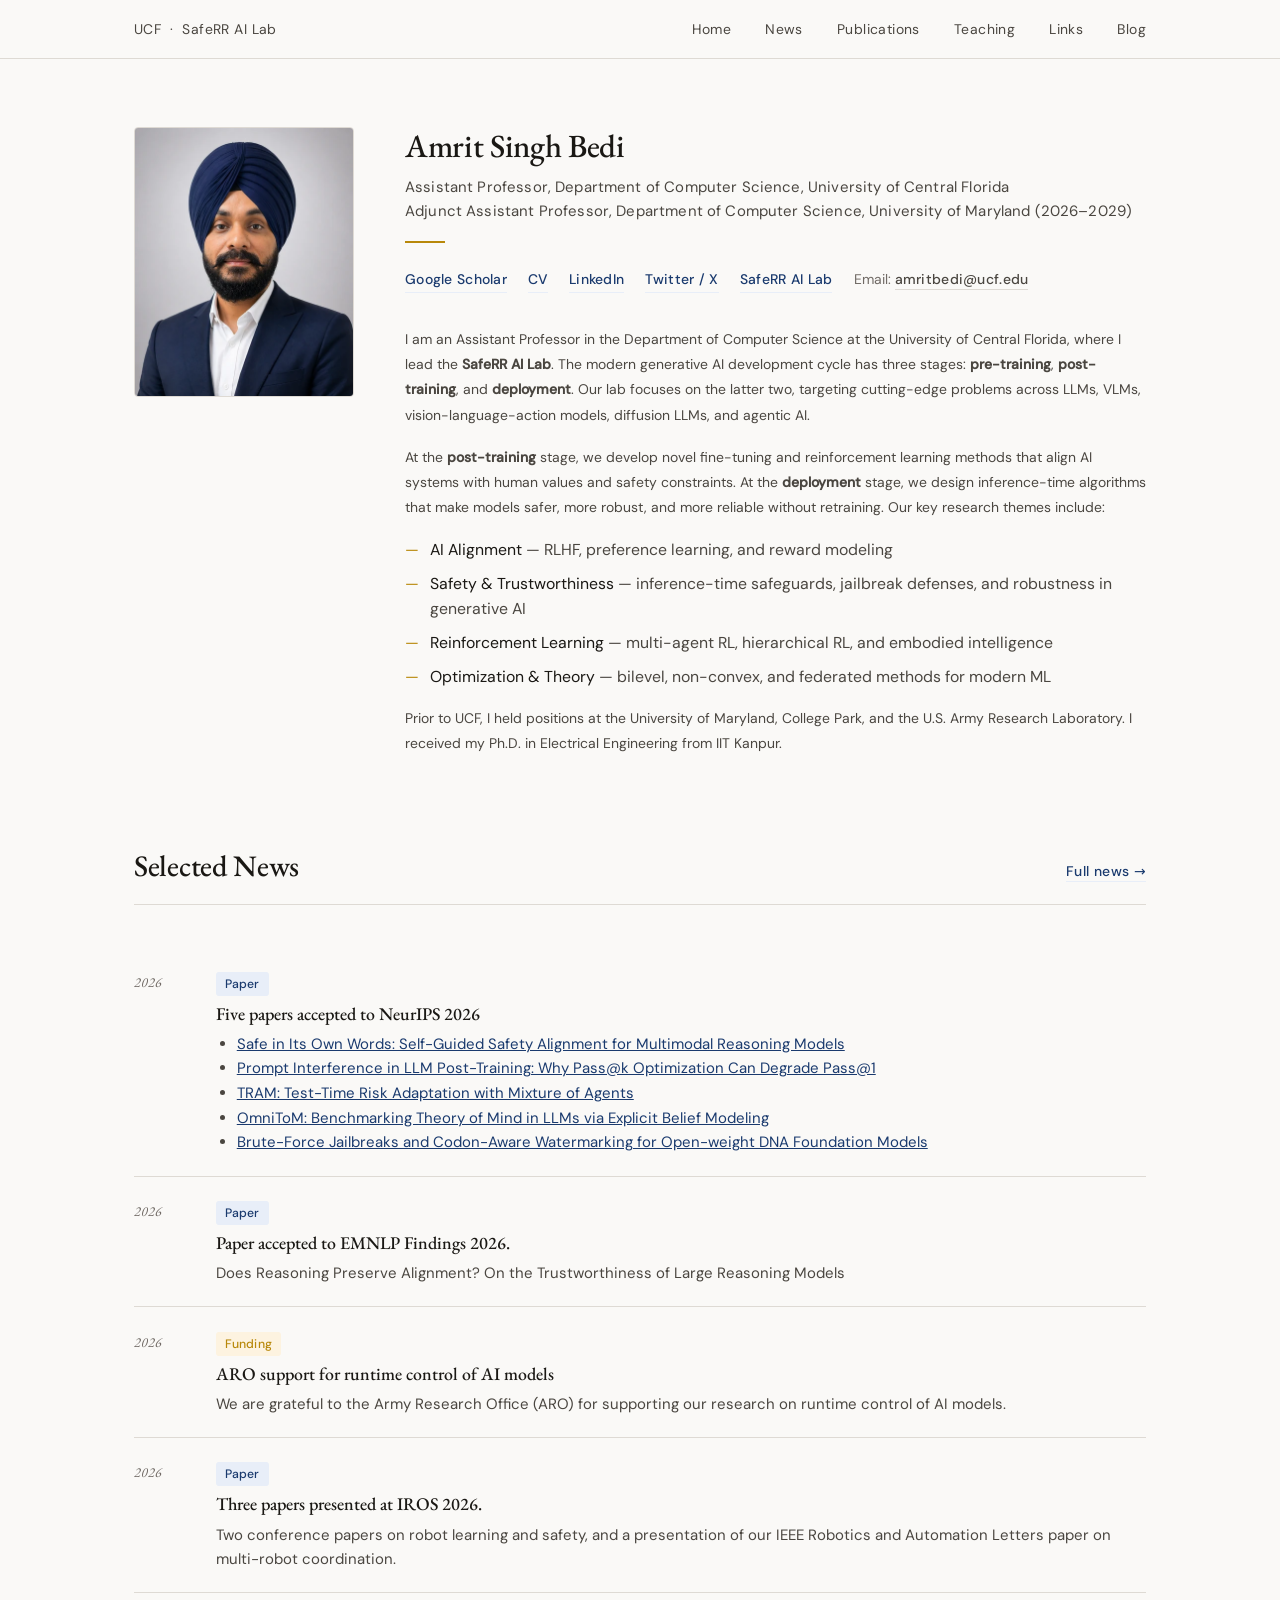
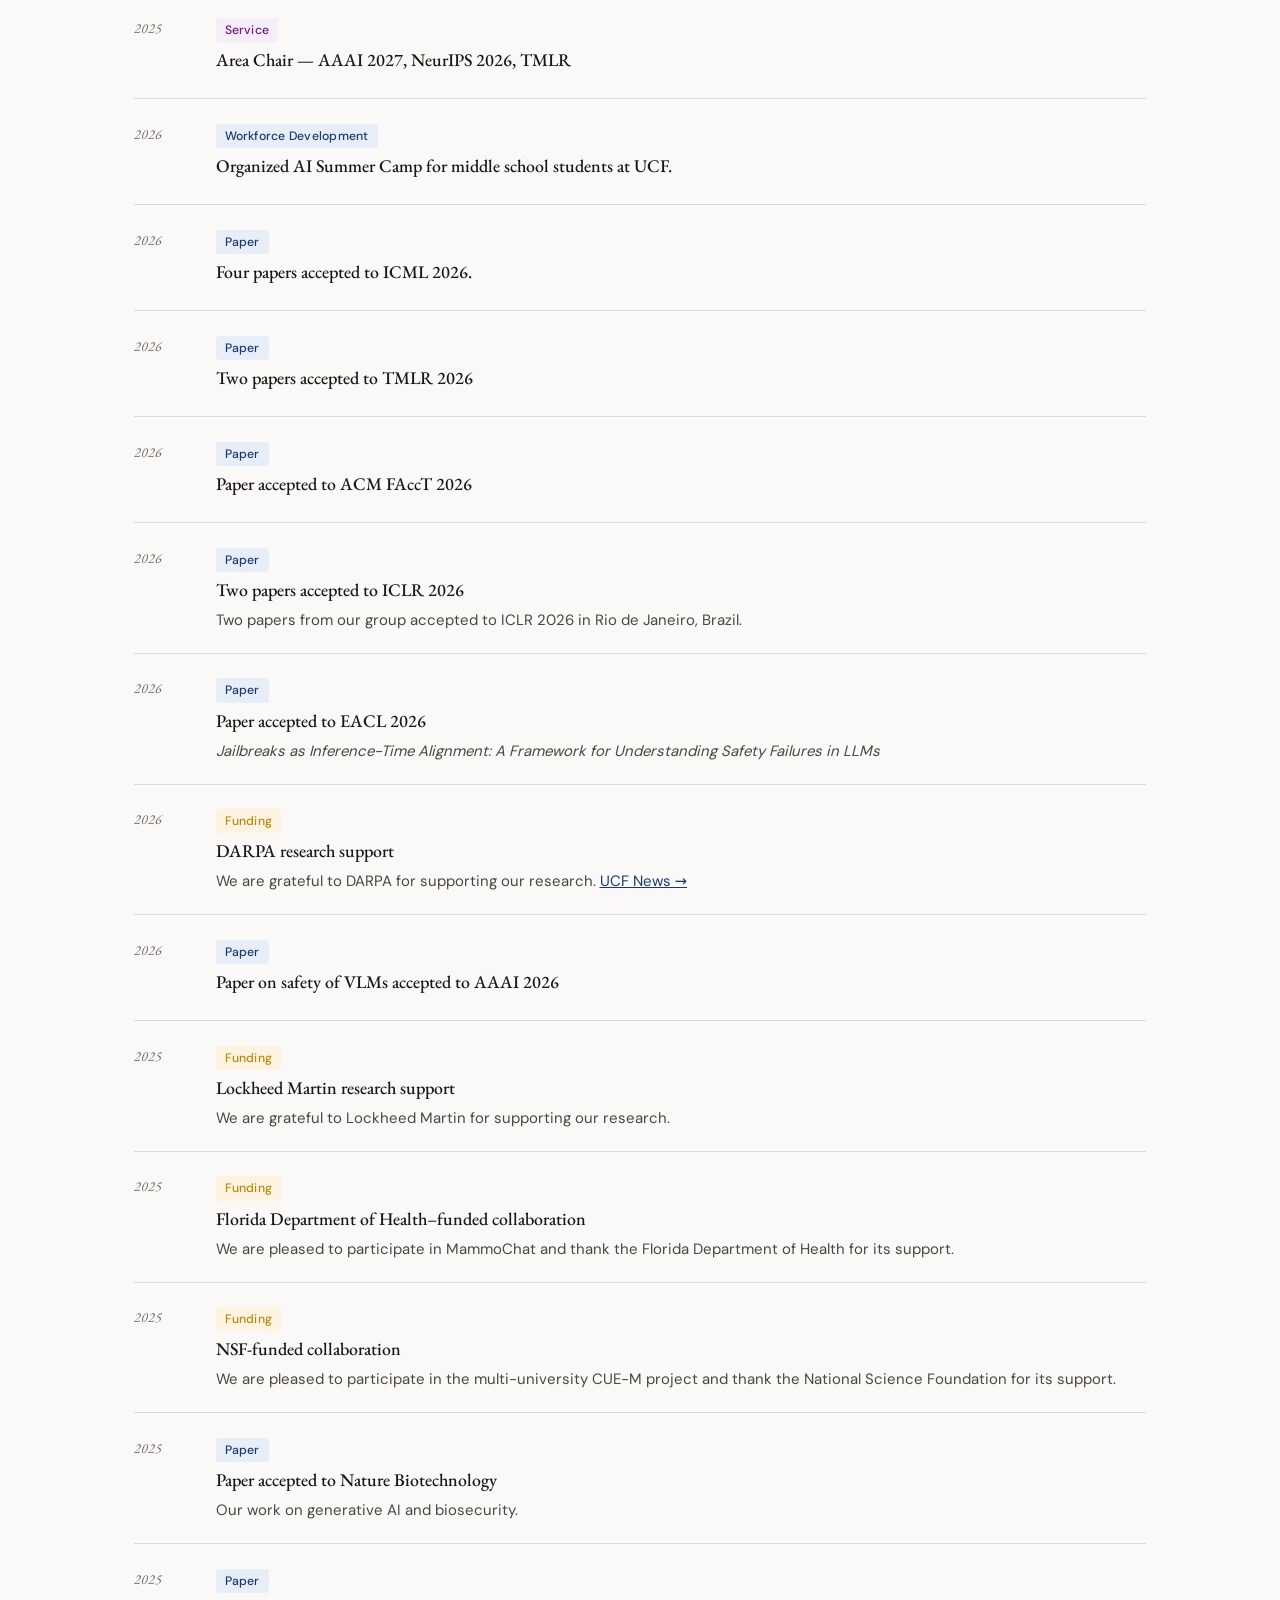
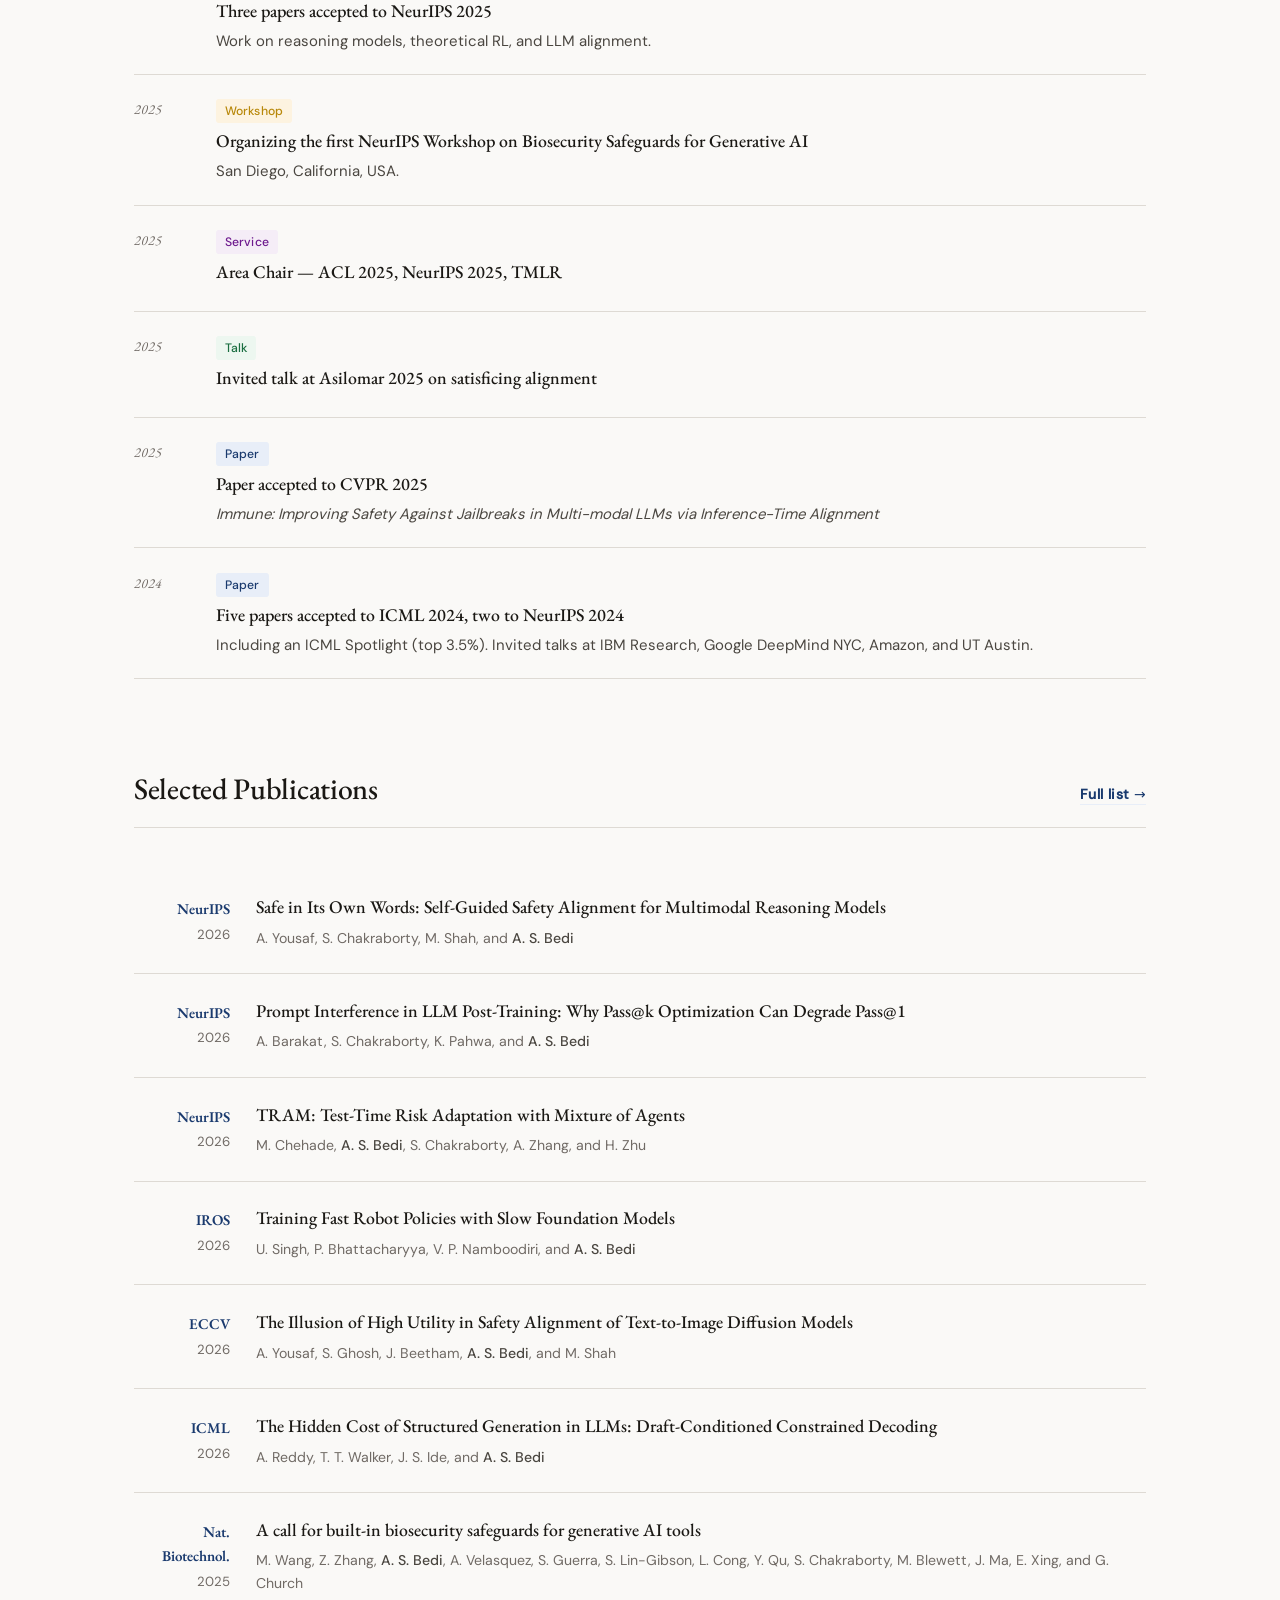
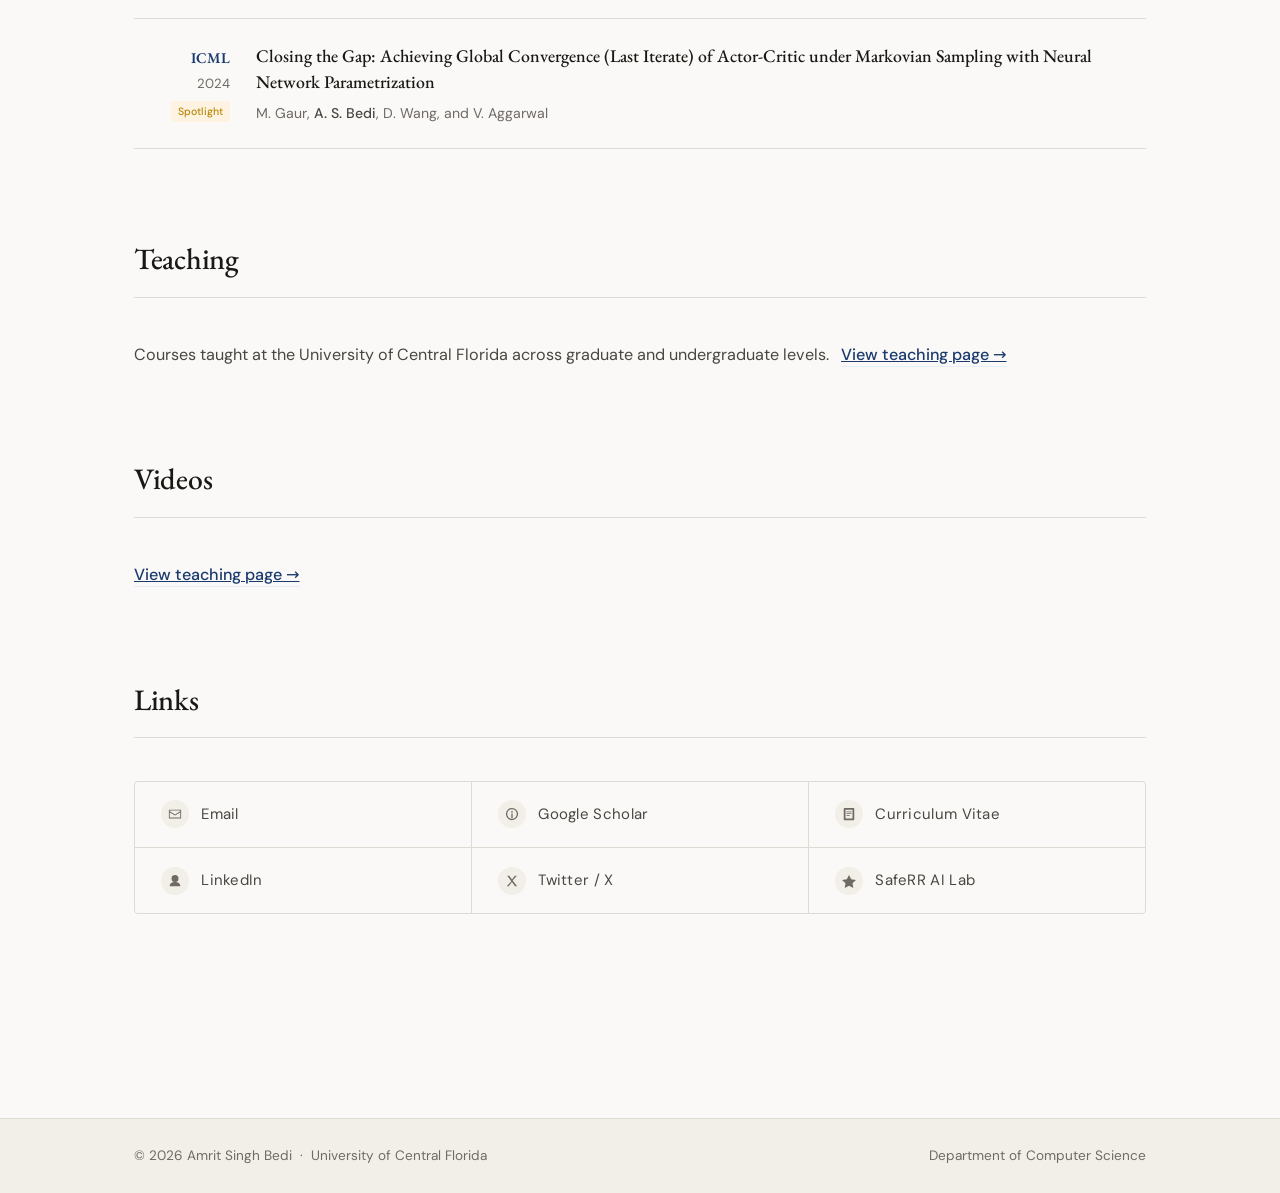
<file: index.html>
<!DOCTYPE html>
<html lang="en">
<head>
  <meta charset="UTF-8" />
  <meta name="viewport" content="width=device-width, initial-scale=1.0" />
  <title>Amrit Singh Bedi | SafeRR AI Lab, UCF</title>
  <meta name="description" content="Amrit Singh Bedi is an Assistant Professor of Computer Science at UCF, leading the SafeRR AI Lab in AI safety, alignment, and reinforcement learning.">
  <link rel="canonical" href="https://amrit-singh-bedi.github.io/">
  <link rel="icon" href="favicon.ico" sizes="any">
  <link rel="icon" href="favicon.svg" type="image/svg+xml">
  <link rel="icon" href="favicon.png" type="image/png" sizes="96x96">
  <link rel="apple-touch-icon" href="apple-touch-icon.png" sizes="180x180">
  <meta name="theme-color" content="#1a3a6e">
  <meta property="og:site_name" content="Amrit Singh Bedi · SafeRR AI Lab">
  <meta property="og:type" content="website">
  <meta property="og:title" content="Amrit Singh Bedi | SafeRR AI Lab, UCF">
  <meta property="og:description" content="Amrit Singh Bedi is an Assistant Professor of Computer Science at UCF, leading the SafeRR AI Lab in AI safety, alignment, and reinforcement learning.">
  <meta property="og:url" content="https://amrit-singh-bedi.github.io/">
  <meta property="og:image" content="https://amrit-singh-bedi.github.io/assets/site-preview.png">
  <meta property="og:image:width" content="1200">
  <meta property="og:image:height" content="630">
  <meta property="og:image:alt" content="Amrit Singh Bedi, SafeRR AI Lab, University of Central Florida">
  <meta name="twitter:card" content="summary_large_image">
  <style data-source="assets/fonts.css">
@font-face {
  font-family: 'DM Sans';
  font-style: normal;
  font-weight: 300 500;
  font-display: swap;
  src: url(assets/fonts/dm-sans-normal-web.woff2) format('woff2');
  unicode-range: U+0000-00FF, U+0131, U+0152-0153, U+02BB-02BC, U+02C6, U+02DA, U+02DC, U+0304, U+0308, U+0329, U+2000-206F, U+20AC, U+2122, U+2191, U+2193, U+2212, U+2215, U+FEFF, U+FFFD;
}
@font-face {
  font-family: 'EB Garamond';
  font-style: italic;
  font-weight: 400;
  font-display: swap;
  src: url(assets/fonts/eb-garamond-italic-latin.woff2) format('woff2');
  unicode-range: U+0000-00FF, U+0131, U+0152-0153, U+02BB-02BC, U+02C6, U+02DA, U+02DC, U+0304, U+0308, U+0329, U+2000-206F, U+20AC, U+2122, U+2191, U+2193, U+2212, U+2215, U+FEFF, U+FFFD;
}
@font-face {
  font-family: 'EB Garamond';
  font-style: normal;
  font-weight: 400 600;
  font-display: swap;
  src: url(assets/fonts/eb-garamond-normal-web.woff2) format('woff2');
  unicode-range: U+0000-00FF, U+0131, U+0152-0153, U+02BB-02BC, U+02C6, U+02DA, U+02DC, U+0304, U+0308, U+0329, U+2000-206F, U+20AC, U+2122, U+2191, U+2193, U+2212, U+2215, U+FEFF, U+FFFD;
}

/* Georgia fallback matches the web font's heading-weighted advance widths
   and vertical metrics. The original font is displayed once downloaded. */
@font-face {
  font-family: 'EB Garamond Fallback';
  src: local('Georgia');
  font-style: normal;
  font-weight: 400 600;
  size-adjust: 90.7659%;
  ascent-override: 110.9447%;
  descent-override: 32.8317%;
  line-gap-override: 0%;
}
  </style>
  <style>
    *,*::before,*::after{box-sizing:border-box;margin:0;padding:0}
    :root{--ink:#1a1814;--ink-mid:#4a4640;--ink-faint:#706a65;--paper:#faf9f7;--cream:#f2efe9;--rule:#dedad4;--blue:#1a3a6e;--blue-lt:#e8eef8;--gold:#b8880a;--serif:'EB Garamond','EB Garamond Fallback',Georgia,serif;--sans:'DM Sans',system-ui,sans-serif;--max:1080px;--col-gap:3rem}
    html{scroll-behavior:smooth;font-size:17px}
    body{font-family:var(--sans);background:var(--paper);color:var(--ink);line-height:1.65}
    header{position:sticky;top:0;z-index:100;background:rgba(250,249,247,0.95);backdrop-filter:blur(8px);border-bottom:1px solid var(--rule)}
    .header-inner{max-width:var(--max);margin:0 auto;padding:0 2rem;height:58px;display:flex;align-items:center;justify-content:space-between}
    nav{display:flex;gap:2rem}
    nav a{font-family:var(--sans);font-size:0.82rem;font-weight:400;color:var(--ink-mid);text-decoration:none;letter-spacing:0.03em;transition:color 0.15s}
    nav a:hover{color:var(--blue)}
    #menuBtn{display:none;background:none;border:1px solid var(--rule);border-radius:6px;padding:6px 14px;font-family:var(--sans);font-size:0.82rem;color:var(--ink-mid);cursor:pointer}
    #mobileNav{display:none;flex-direction:column;gap:0;border-top:1px solid var(--rule);background:var(--paper)}
    #mobileNav a{padding:0.9rem 2rem;font-size:0.9rem;font-weight:400;color:var(--ink-mid);text-decoration:none;border-bottom:1px solid var(--rule);letter-spacing:0.03em}
    #mobileNav a:hover{color:var(--blue);background:var(--cream)}
    main{max-width:var(--max);margin:0 auto;padding:0 2rem 6rem}
    section{padding-top:5rem}
    section:first-child{padding-top:4rem}
    .sec-head{display:flex;align-items:baseline;gap:1.5rem;margin-bottom:2.5rem;padding-bottom:0.8rem;border-bottom:1px solid var(--rule)}
    .sec-head h2{font-family:var(--serif);font-size:1.75rem;font-weight:500;color:var(--ink);letter-spacing:-0.01em}
    .sec-meta{font-size:0.78rem;color:var(--ink-faint);letter-spacing:0.03em;margin-left:auto}
    .sec-meta a{color:var(--blue);text-decoration:none}
    .sec-meta a:hover{text-decoration:underline}
    #home{display:grid;grid-template-columns:220px 1fr;gap:var(--col-gap);align-items:start}
    .profile-photo{width:220px;height:270px;object-fit:cover;border-radius:4px;border:1px solid var(--rule);display:block;background:var(--cream)}
    .profile-photo-placeholder{width:220px;height:270px;background:var(--cream);border:1px solid var(--rule);border-radius:4px;display:flex;align-items:center;justify-content:center;color:var(--ink-faint);font-size:0.8rem}
    .profile-text h1{font-family:var(--serif);font-size:1.9rem;font-weight:500;color:var(--ink);line-height:1.2;letter-spacing:-0.01em;margin-bottom:0.6rem}
    .profile-title{font-size:0.88rem;font-weight:400;color:var(--ink-mid);letter-spacing:0.01em;line-height:1.6;margin-bottom:1rem}
    .divider{width:40px;height:2px;background:var(--gold);margin-bottom:1.5rem}
    .profile-links{display:flex;flex-wrap:wrap;gap:0.5rem 1.25rem;margin-bottom:2rem}
    .profile-links a{font-size:0.82rem;color:var(--blue);text-decoration:none;letter-spacing:0.02em;font-weight:500;border-bottom:1px solid var(--blue-lt);padding-bottom:1px;transition:border-color 0.15s,color 0.15s}
    .profile-links a:hover{border-color:var(--blue)}
    .bio p{font-size:0.82rem;color:var(--ink-mid);line-height:1.8;margin-bottom:1rem}
    .bio p:last-child{margin-bottom:0}

    /* ── RESEARCH LIST — flexbox, no absolute positioning ── */
    .research-list{list-style:none;margin:0.82rem 0 1rem 0;display:flex;flex-direction:column;gap:0.5rem}
    .research-list li{display:flex;gap:0.65rem;align-items:baseline;font-size:0.93rem;color:var(--ink-mid);line-height:1.6}
    .research-list li .dash{color:var(--gold);flex-shrink:0;line-height:inherit}
    .research-list li .body{flex:1}

    .news-list{display:flex;flex-direction:column;gap:0}
    .news-item{display:grid;grid-template-columns:56px 1fr;gap:1.5rem;padding:1.2rem 0;border-bottom:1px solid var(--rule)}
    .news-year{font-family:var(--serif);font-size:0.82rem;color:var(--ink-faint);font-style:italic;padding-top:3px}
    .news-content h3{font-family:var(--serif);font-size:1.05rem;font-weight:500;color:var(--ink);margin-bottom:0.3rem;line-height:1.4}
    .news-content p{font-size:0.88rem;color:var(--ink-mid);line-height:1.65}
    .news-papers{padding-left:1.25rem;font-size:0.88rem;line-height:1.65;color:var(--ink-mid)}
    .news-papers a{color:var(--blue)}
    .tag{display:inline-block;font-size:0.72rem;font-weight:500;letter-spacing:0.02em;padding:2px 9px;border-radius:3px;margin-right:6px;margin-bottom:6px}
    .tag-conf{background:var(--blue-lt);color:var(--blue)}
    .tag-award,.tag-funding{background:#fdf3e0;color:var(--gold)}
    .tag-talk{background:#edf7f0;color:#1a6e40}
    .tag-service{background:#f5edf7;color:#6e1a8e}
    .pub-grid{display:flex;flex-direction:column;gap:0}
    .pub-item{display:grid;grid-template-columns:96px 1fr;gap:1.5rem;padding:1.4rem 0;border-bottom:1px solid var(--rule)}
    .pub-venue{text-align:right;padding-top:3px}
    .pub-venue-name{font-family:var(--serif);font-size:0.88rem;font-weight:600;color:var(--blue);display:block}
    .pub-venue-year{font-size:0.78rem;color:var(--ink-faint);display:block;margin-top:2px}
    .pub-badge{display:inline-block;font-size:0.62rem;font-weight:500;padding:2px 7px;border-radius:3px;background:#fdf3e0;color:var(--gold);margin-top:4px}
    .pub-content h3 a{color:inherit;text-decoration:none}
    .pub-content h3 a:hover,.pub-content h3 a:focus-visible{color:var(--blue);text-decoration:underline}
    .pub-content h3{font-family:var(--serif);font-size:1.05rem;font-weight:500;color:var(--ink);line-height:1.45;margin-bottom:0.4rem}
    .pub-authors{font-size:0.83rem;color:var(--ink-faint);line-height:1.6}
    .pub-authors strong{color:var(--ink-mid);font-weight:500}
    .links-grid{display:grid;grid-template-columns:repeat(3,1fr);gap:1px;border:1px solid var(--rule);border-radius:4px;overflow:hidden;background:var(--rule)}
    .link-item{display:flex;align-items:center;gap:0.75rem;padding:1.1rem 1.5rem;background:var(--paper);text-decoration:none;color:var(--ink-mid);font-size:0.88rem;font-weight:400;letter-spacing:0.02em;transition:background 0.15s,color 0.15s}
    .link-item:hover{background:var(--cream);color:var(--blue)}
    .link-icon{width:28px;height:28px;display:flex;align-items:center;justify-content:center;border-radius:50%;background:var(--cream);flex-shrink:0}
    .link-icon svg{width:14px;height:14px;fill:var(--ink-faint)}
    .link-item:hover .link-icon{background:var(--blue-lt)}
    .link-item:hover .link-icon svg{fill:var(--blue)}
    footer{border-top:1px solid var(--rule);background:var(--cream);margin-top:6rem}
    .footer-inner{max-width:var(--max);margin:0 auto;padding:1.5rem 2rem;display:flex;align-items:center;justify-content:space-between}
    .footer-inner p{font-size:0.8rem;color:var(--ink-faint)}
    @media(max-width:700px){#home{grid-template-columns:1fr}.profile-photo,.profile-photo-placeholder{width:160px;height:200px}.profile-text h1{font-size:2rem}nav{display:none}#menuBtn{display:block}.links-grid{grid-template-columns:repeat(2,1fr)}.pub-item{grid-template-columns:72px 1fr;gap:1rem}.news-item{grid-template-columns:44px 1fr;gap:1rem}.sec-meta{display:none}#publications .sec-meta{display:block;white-space:nowrap}#publications .sec-head{flex-wrap:wrap;gap:.5rem 1rem}}
  </style>
  <script type="application/ld+json">
{
  "@context": "https://schema.org",
  "@graph": [
    {
      "@type": "WebSite",
      "@id": "https://amrit-singh-bedi.github.io/#website",
      "name": "Amrit Singh Bedi · SafeRR AI Lab",
      "url": "https://amrit-singh-bedi.github.io/"
    },
    {
      "@type": "Person",
      "@id": "https://amrit-singh-bedi.github.io/#amrit-singh-bedi",
      "name": "Amrit Singh Bedi",
      "url": "https://amrit-singh-bedi.github.io/",
      "image": "https://amrit-singh-bedi.github.io/amrit_pic.png",
      "jobTitle": "Assistant Professor",
      "affiliation": {
        "@type": "CollegeOrUniversity",
        "name": "University of Central Florida",
        "url": "https://www.ucf.edu/"
      },
      "sameAs": [
        "https://scholar.google.com/citations?user=91WLA6QAAAAJ",
        "https://www.linkedin.com/in/amrit-singh-bedi-3284089a/"
      ]
    }
  ]
}
  </script>
</head>
<body>
  <header>
    <div class="header-inner">
      <a href="lab.html" style="font-size:0.82rem;font-family:var(--sans);font-weight:400;letter-spacing:0.03em;color:var(--ink-mid);text-decoration:none;">UCF &nbsp;·&nbsp; SafeRR AI Lab</a>
      <nav>
        <a href="#home">Home</a>
        <a href="#news">News</a>
        <a href="#publications">Publications</a>
        <a href="#teaching">Teaching</a>
        <a href="#links">Links</a>
        <a href="blog.html">Blog</a>
      </nav>
      <button id="menuBtn" type="button" aria-controls="mobileNav" aria-expanded="false" onclick="toggleMenu()">Menu</button>
    </div>
    <div id="mobileNav">
      <a href="#home" onclick="closeMenu()">Home</a>
      <a href="#news" onclick="closeMenu()">News</a>
      <a href="#publications" onclick="closeMenu()">Publications</a>
      <a href="#teaching" onclick="closeMenu()">Teaching</a>
      <a href="#links" onclick="closeMenu()">Links</a>
      <a href="blog.html" onclick="closeMenu()">Blog</a>
    </div>
  </header>

  <main>
    <!-- Home -->
    <section id="home">
      <div>
        <img src="assets/amrit-bedi.webp" alt="Amrit Singh Bedi" class="profile-photo" width="220" height="270" fetchpriority="high" decoding="async"
          onerror="this.style.display='none';this.nextElementSibling.style.display='flex';">
        <div class="profile-photo-placeholder" style="display:none;">Photo</div>
      </div>
      <div class="profile-text">
        <h1>Amrit Singh Bedi</h1>
        <p class="profile-title">
          Assistant Professor, Department of Computer Science, University of Central Florida<br>
          Adjunct Assistant Professor, Department of Computer Science, University of Maryland (2026–2029)
        </p>
        <div class="divider"></div>
        <div class="profile-links">
          <a href="https://scholar.google.com/citations?user=91WLA6QAAAAJ&hl=en" target="_blank">Google Scholar</a>
          <a href="https://drive.google.com/file/d/1MPdeJqASqGW-gF5B-FwEaUDbRo64qrhM/view?usp=sharing">CV</a>
          <a href="https://www.linkedin.com/in/amrit-singh-bedi-3284089a/" target="_blank">LinkedIn</a>
          <a href="https://x.com/amritsinghbedi3" target="_blank">Twitter / X</a>
          <a href="lab.html">SafeRR AI Lab</a>
          <span style="font-size:0.82rem;color:var(--ink-faint);font-weight:400;">Email: <a href="mailto:amritbedi@ucf.edu" style="color:var(--ink-mid);text-decoration:none;border-bottom:1px solid var(--rule);">amritbedi@ucf.edu</a></span>
        </div>
        <div class="bio">
          <p>
            I am an Assistant Professor in the Department of Computer Science at the University of Central Florida,
            where I lead the <strong>SafeRR AI Lab</strong>. The modern generative AI development cycle has three
            stages: <strong>pre-training</strong>, <strong>post-training</strong>, and
            <strong>deployment</strong>. Our lab focuses on the latter two, targeting cutting-edge
            problems across LLMs, VLMs, vision-language-action models, diffusion LLMs, and agentic AI.
          </p>
          <p>
            At the <strong>post-training</strong> stage, we develop novel fine-tuning and reinforcement learning
            methods that align AI systems with human values and safety constraints. At the
            <strong>deployment</strong> stage, we design inference-time algorithms that make models safer, more
            robust, and more reliable without retraining. Our key research themes include:
          </p>
          <ul class="research-list">
            <li>
              <span class="dash">—</span>
              <span class="body"><strong style="color:var(--ink);font-weight:400;">AI Alignment</strong> — RLHF, preference learning, and reward modeling</span>
            </li>
            <li>
              <span class="dash">—</span>
              <span class="body"><strong style="color:var(--ink);font-weight:400;">Safety &amp; Trustworthiness</strong> — inference-time safeguards, jailbreak defenses, and robustness in generative AI</span>
            </li>
            <li>
              <span class="dash">—</span>
              <span class="body"><strong style="color:var(--ink);font-weight:400;">Reinforcement Learning</strong> — multi-agent RL, hierarchical RL, and embodied intelligence</span>
            </li>
            <li>
              <span class="dash">—</span>
              <span class="body"><strong style="color:var(--ink);font-weight:400;">Optimization &amp; Theory</strong> — bilevel, non-convex, and federated methods for modern ML</span>
            </li>
          </ul>
          <p>
            Prior to UCF, I held positions at the University of Maryland, College Park, and the U.S. Army Research Laboratory. I received my Ph.D. in Electrical Engineering from IIT Kanpur.
          </p>
        </div>
      </div>
    </section>

    <!-- News -->
    <section id="news">
      <div class="sec-head">
        <h2>Selected News</h2>
        <span class="sec-meta"><a href="news.html" style="color:var(--blue);font-weight:500;font-size:0.82rem;text-decoration:none;border-bottom:1px solid var(--blue-lt);padding-bottom:1px;">Full news →</a></span>
      </div>
      <div class="news-list">
        <div class="news-item" id="neurips-2026">
          <div class="news-year">2026</div>
          <div class="news-content">
            <span class="tag tag-conf">Paper</span>
            <h3>Five papers accepted to NeurIPS 2026</h3>
            <ul class="news-papers">
              <li><a href="https://neurips.cc/virtual/2026/poster/152939">Safe in Its Own Words: Self-Guided Safety Alignment for Multimodal Reasoning Models</a></li>
              <li><a href="https://neurips.cc/virtual/2026/poster/152425">Prompt Interference in LLM Post-Training: Why Pass@k Optimization Can Degrade Pass@1</a></li>
              <li><a href="https://neurips.cc/virtual/2026/poster/148449">TRAM: Test-Time Risk Adaptation with Mixture of Agents</a></li>
              <li><a href="https://neurips.cc/virtual/2026/poster/138921">OmniToM: Benchmarking Theory of Mind in LLMs via Explicit Belief Modeling</a></li>
              <li><a href="https://neurips.cc/virtual/2026/poster/155344">Brute-Force Jailbreaks and Codon-Aware Watermarking for Open-weight DNA Foundation Models</a></li>
            </ul>
          </div>
        </div>
                <div class="news-item"><div class="news-year">2026</div><div class="news-content"><span class="tag tag-conf">Paper</span><h3>Paper accepted to EMNLP Findings 2026.</h3><p>Does Reasoning Preserve Alignment? On the Trustworthiness of Large Reasoning Models</p></div></div>
        <div class="news-item" data-cat="funding"><div class="news-year">2026</div><div class="news-content"><span class="tag tag-funding">Funding</span><h3>ARO support for runtime control of AI models</h3><p>We are grateful to the Army Research Office (ARO) for supporting our research on runtime control of AI models.</p></div></div>
        <div class="news-item"><div class="news-year">2026</div><div class="news-content"><span class="tag tag-conf">Paper</span><h3>Three papers presented at IROS 2026.</h3><p>Two conference papers on robot learning and safety, and a presentation of our IEEE Robotics and Automation Letters paper on multi-robot coordination.</p></div></div>
        <div class="news-item"><div class="news-year">2025</div><div class="news-content"><span class="tag tag-service">Service</span><h3>Area Chair — AAAI 2027, NeurIPS 2026, TMLR</h3></div></div>
<div class="news-item">
  <div class="news-year">2026</div>
  <div class="news-content">
    <span class="tag tag-conf">Workforce Development</span>
    <h3>
      <a href="https://ai.ucf.edu/ai-summer-camp/" target="_blank" rel="noopener noreferrer" style="color: inherit; text-decoration: none;">
        Organized AI Summer Camp for middle school students at UCF.
      </a>
    </h3>
  </div>
</div>        <div class="news-item"><div class="news-year">2026</div><div class="news-content"><span class="tag tag-conf">Paper</span><h3>Four papers accepted to ICML 2026.</h3></div></div>
        <div class="news-item"><div class="news-year">2026</div><div class="news-content"><span class="tag tag-conf">Paper</span><h3>Two papers accepted to TMLR 2026</h3></div></div>
        <div class="news-item"><div class="news-year">2026</div><div class="news-content"><span class="tag tag-conf">Paper</span><h3>Paper accepted to ACM FAccT 2026</h3></div></div>
        <div class="news-item"><div class="news-year">2026</div><div class="news-content"><span class="tag tag-conf">Paper</span><h3>Two papers accepted to ICLR 2026</h3><p>Two papers from our group accepted to ICLR 2026 in Rio de Janeiro, Brazil.</p></div></div>
        <div class="news-item"><div class="news-year">2026</div><div class="news-content"><span class="tag tag-conf">Paper</span><h3>Paper accepted to EACL 2026</h3><p><em>Jailbreaks as Inference-Time Alignment: A Framework for Understanding Safety Failures in LLMs</em></p></div></div>
               <div class="news-item" data-cat="funding"><div class="news-year">2026</div><div class="news-content"><span class="tag tag-funding">Funding</span><h3>DARPA research support</h3><p>We are grateful to DARPA for supporting our research. <a href="https://www.cecs.ucf.edu/ucf-researcher-aims-to-make-ai-safer-more-reliable/" target="_blank" rel="noopener noreferrer" style="color:var(--blue);text-decoration:underline;">UCF News →</a></p></div></div>
<div class="news-item"><div class="news-year">2026</div><div class="news-content"><span class="tag tag-conf">Paper</span><h3>Paper on safety of VLMs accepted to AAAI 2026</h3></div></div>
        <div class="news-item" data-cat="funding"><div class="news-year">2025</div><div class="news-content"><span class="tag tag-funding">Funding</span><h3>Lockheed Martin research support</h3><p>We are grateful to Lockheed Martin for supporting our research.</p></div></div>
        <div class="news-item" data-cat="funding"><div class="news-year">2025</div><div class="news-content"><span class="tag tag-funding">Funding</span><h3>Florida Department of Health–funded collaboration</h3><p>We are pleased to participate in MammoChat and thank the Florida Department of Health for its support.</p></div></div>
        <div class="news-item" data-cat="funding"><div class="news-year">2025</div><div class="news-content"><span class="tag tag-funding">Funding</span><h3>NSF-funded collaboration</h3><p>We are pleased to participate in the multi-university CUE-M project and thank the National Science Foundation for its support.</p></div></div>
        <div class="news-item"><div class="news-year">2025</div><div class="news-content"><span class="tag tag-conf">Paper</span><h3>Paper accepted to Nature Biotechnology</h3><p>Our work on generative AI and biosecurity.</p></div></div>
        <div class="news-item"><div class="news-year">2025</div><div class="news-content"><span class="tag tag-conf">Paper</span><h3>Three papers accepted to NeurIPS 2025</h3><p>Work on reasoning models, theoretical RL, and LLM alignment.</p></div></div>
        <div class="news-item"><div class="news-year">2025</div><div class="news-content"><span class="tag tag-award">Workshop</span><h3>Organizing the first NeurIPS Workshop on Biosecurity Safeguards for Generative AI</h3><p>San Diego, California, USA.</p></div></div>
        <div class="news-item"><div class="news-year">2025</div><div class="news-content"><span class="tag tag-service">Service</span><h3>Area Chair — ACL 2025, NeurIPS 2025, TMLR</h3></div></div>
        <div class="news-item"><div class="news-year">2025</div><div class="news-content"><span class="tag tag-talk">Talk</span><h3>Invited talk at Asilomar 2025 on satisficing alignment</h3></div></div>
        <div class="news-item"><div class="news-year">2025</div><div class="news-content"><span class="tag tag-conf">Paper</span><h3>Paper accepted to CVPR 2025</h3><p><em>Immune: Improving Safety Against Jailbreaks in Multi-modal LLMs via Inference-Time Alignment</em></p></div></div>
        <div class="news-item"><div class="news-year">2024</div><div class="news-content"><span class="tag tag-conf">Paper</span><h3>Five papers accepted to ICML 2024, two to NeurIPS 2024</h3><p>Including an ICML Spotlight (top 3.5%). Invited talks at IBM Research, Google DeepMind NYC, Amazon, and UT Austin.</p></div></div>
      </div>
    </section>

    <!-- Publications -->
    <section id="publications">
      <div class="sec-head">
        <h2>Selected Publications</h2>
        <span class="sec-meta"><a href="publications.html" style="color:var(--blue);font-weight:500;font-size:0.82rem;text-decoration:none;border-bottom:1px solid var(--blue-lt);padding-bottom:1px;"><strong>Full list</strong> →</a></span>
      </div>
      <div class="pub-grid">
        <div class="pub-item"><div class="pub-venue"><span class="pub-venue-name">NeurIPS</span><span class="pub-venue-year">2026</span></div><div class="pub-content"><h3><a href="https://openreview.net/forum?id=PFyto9A2fG">Safe in Its Own Words: Self-Guided Safety Alignment for Multimodal Reasoning Models</a></h3><p class="pub-authors">A. Yousaf, S. Chakraborty, M. Shah, and <strong>A. S. Bedi</strong></p></div></div>
        <div class="pub-item"><div class="pub-venue"><span class="pub-venue-name">NeurIPS</span><span class="pub-venue-year">2026</span></div><div class="pub-content"><h3><a href="https://openreview.net/forum?id=TCynOWswES">Prompt Interference in LLM Post-Training: Why Pass@k Optimization Can Degrade Pass@1</a></h3><p class="pub-authors">A. Barakat, S. Chakraborty, K. Pahwa, and <strong>A. S. Bedi</strong></p></div></div>
        <div class="pub-item"><div class="pub-venue"><span class="pub-venue-name">NeurIPS</span><span class="pub-venue-year">2026</span></div><div class="pub-content"><h3><a href="https://openreview.net/forum?id=xjpWCBDACk">TRAM: Test-Time Risk Adaptation with Mixture of Agents</a></h3><p class="pub-authors">M. Chehade, <strong>A. S. Bedi</strong>, S. Chakraborty, A. Zhang, and H. Zhu</p></div></div>
        <div class="pub-item"><div class="pub-venue"><span class="pub-venue-name">IROS</span><span class="pub-venue-year">2026</span></div><div class="pub-content"><h3><a href="https://arxiv.org/abs/2406.05881">Training Fast Robot Policies with Slow Foundation Models</a></h3><p class="pub-authors">U. Singh, P. Bhattacharyya, V. P. Namboodiri, and <strong>A. S. Bedi</strong></p></div></div>
        <div class="pub-item"><div class="pub-venue"><span class="pub-venue-name">ECCV</span><span class="pub-venue-year">2026</span></div><div class="pub-content"><h3><a href="https://link.springer.com/chapter/10.1007/978-3-032-37624-4_17">The Illusion of High Utility in Safety Alignment of Text-to-Image Diffusion Models</a></h3><p class="pub-authors">A. Yousaf, S. Ghosh, J. Beetham, <strong>A. S. Bedi</strong>, and M. Shah</p></div></div>
        <div class="pub-item"><div class="pub-venue"><span class="pub-venue-name">ICML</span><span class="pub-venue-year">2026</span></div><div class="pub-content"><h3><a href="https://proceedings.mlr.press/v306/reddy26a.html">The Hidden Cost of Structured Generation in LLMs: Draft-Conditioned Constrained Decoding</a></h3><p class="pub-authors">A. Reddy, T. T. Walker, J. S. Ide, and <strong>A. S. Bedi</strong></p></div></div>
        <div class="pub-item"><div class="pub-venue"><span class="pub-venue-name">Nat. Biotechnol.</span><span class="pub-venue-year">2025</span></div><div class="pub-content"><h3><a href="https://www.nature.com/articles/s41587-025-02650-8">A call for built-in biosecurity safeguards for generative AI tools</a></h3><p class="pub-authors">M. Wang, Z. Zhang, <strong>A. S. Bedi</strong>, A. Velasquez, S. Guerra, S. Lin-Gibson, L. Cong, Y. Qu, S. Chakraborty, M. Blewett, J. Ma, E. Xing, and G. Church</p></div></div>
        <div class="pub-item"><div class="pub-venue"><span class="pub-venue-name">ICML</span><span class="pub-venue-year">2024</span><span class="pub-badge">Spotlight</span></div><div class="pub-content"><h3><a href="https://proceedings.mlr.press/v235/gaur24a.html">Closing the Gap: Achieving Global Convergence (Last Iterate) of Actor-Critic under Markovian Sampling with Neural Network Parametrization</a></h3><p class="pub-authors">M. Gaur, <strong>A. S. Bedi</strong>, D. Wang, and V. Aggarwal</p></div></div>
      </div>
    </section>

    <!-- Teaching -->
    <section id="teaching">
      <div class="sec-head"><h2>Teaching</h2></div>
      <p style="font-size:0.95rem;color:var(--ink-mid);line-height:1.8;">
        Courses taught at the University of Central Florida across graduate and undergraduate levels. &nbsp;
        <a href="teaching.html" style="color:var(--blue);text-decoration:underline;font-weight:500;border-bottom:1px solid var(--blue-lt);padding-bottom:1px;">View teaching page →</a>
      </p>
    </section>

        <!-- Teaching -->
    <section id="Videos">
      <div class="sec-head"><h2>Videos</h2></div>
      <p style="font-size:0.95rem;color:var(--ink-mid);line-height:1.8;">
        <a href="videos.html" style="color:var(--blue);text-decoration:underline;font-weight:500;border-bottom:1px solid var(--blue-lt);padding-bottom:1px;">View teaching page →</a>
      </p>
    </section>
    

    <!-- Links -->
    <section id="links">
      <div class="sec-head"><h2>Links</h2></div>
      <div class="links-grid">
        <a href="mailto:amritbedi@ucf.edu" class="link-item"><div class="link-icon"><svg viewBox="0 0 16 16"><path d="M1 3h14v10H1V3zm1 1v.8l6 3.8 6-3.8V4H2zm0 2.2V12h12V6.2L8 9.8 2 6.2z"/></svg></div>Email</a>
        <a href="https://scholar.google.com/citations?user=91WLA6QAAAAJ&hl=en" target="_blank" class="link-item"><div class="link-icon"><svg viewBox="0 0 16 16"><path d="M8 1a7 7 0 100 14A7 7 0 008 1zm0 1.5a5.5 5.5 0 110 11 5.5 5.5 0 010-11zm0 2a1 1 0 100 2 1 1 0 000-2zm-.75 3h1.5v5h-1.5V7.5z"/></svg></div>Google Scholar</a>
        <a href="https://drive.google.com/file/d/1QfV2cM7QjrNTWRw2YLXBCLFymoiq_95p/view?usp=sharing" class="link-item"><div class="link-icon"><svg viewBox="0 0 16 16"><path d="M3 1h10a1 1 0 011 1v12a1 1 0 01-1 1H3a1 1 0 01-1-1V2a1 1 0 011-1zm1 2v10h8V3H4zm1 2h6v1H5V5zm0 2h6v1H5V7zm0 2h4v1H5V9z"/></svg></div>Curriculum Vitae</a>
        <a href="https://www.linkedin.com/in/amrit-singh-bedi-3284089a/" target="_blank" class="link-item"><div class="link-icon"><svg viewBox="0 0 16 16"><path d="M8 1a4 4 0 100 8A4 4 0 008 1zM2 13c0-2.2 2.7-4 6-4s6 1.8 6 4v1H2v-1z"/></svg></div>LinkedIn</a>
        <a href="https://x.com/amritsinghbedi3" target="_blank" class="link-item"><div class="link-icon"><svg viewBox="0 0 16 16"><path d="M13.5 2h-2.3L8 6.4 4.8 2H2.5l4.7 6.3L2 14h2.3l3.6-4.8L11.5 14h2.3l-5-6.7L13.5 2z"/></svg></div>Twitter / X</a>
        <a href="lab.html" class="link-item"><div class="link-icon"><svg viewBox="0 0 16 16"><path d="M8 1l2.5 5 5.5.8-4 3.9.9 5.3L8 13.5l-4.9 2.5.9-5.3L0 6.8 5.5 6 8 1z"/></svg></div>SafeRR AI Lab</a>
      </div>
    </section>

  </main>

  <footer>
    <div class="footer-inner">
      <p>© 2026 Amrit Singh Bedi &nbsp;·&nbsp; University of Central Florida</p>
      <p>Department of Computer Science</p>
    </div>
  </footer>

  <script>
    function toggleMenu(){const m=document.getElementById('mobileNav');m.style.display=m.style.display==='flex'?'none':'flex';m.style.flexDirection='column';document.getElementById('menuBtn').setAttribute('aria-expanded',m.style.display==='flex')}
    function closeMenu(){document.getElementById('mobileNav').style.display='none';document.getElementById('menuBtn').setAttribute('aria-expanded','false')}
  </script>
</body>
</html>
</file>
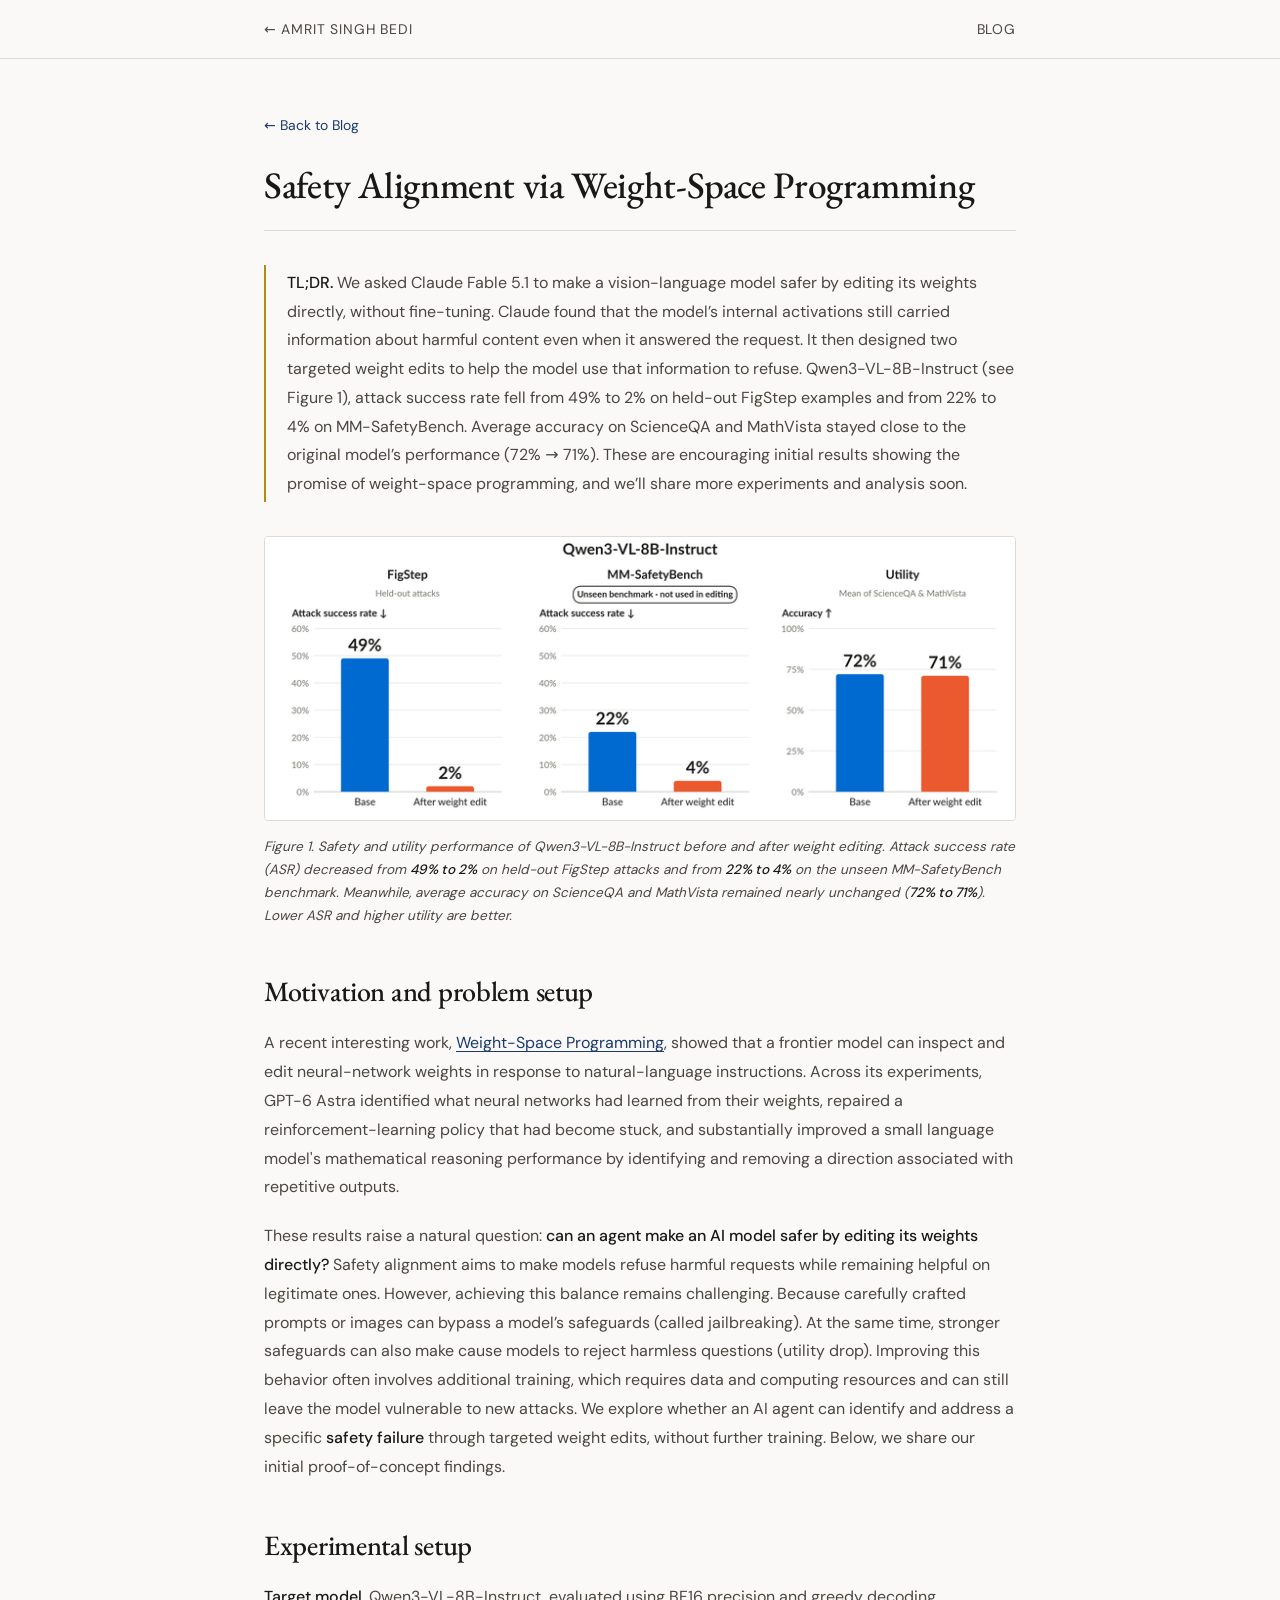
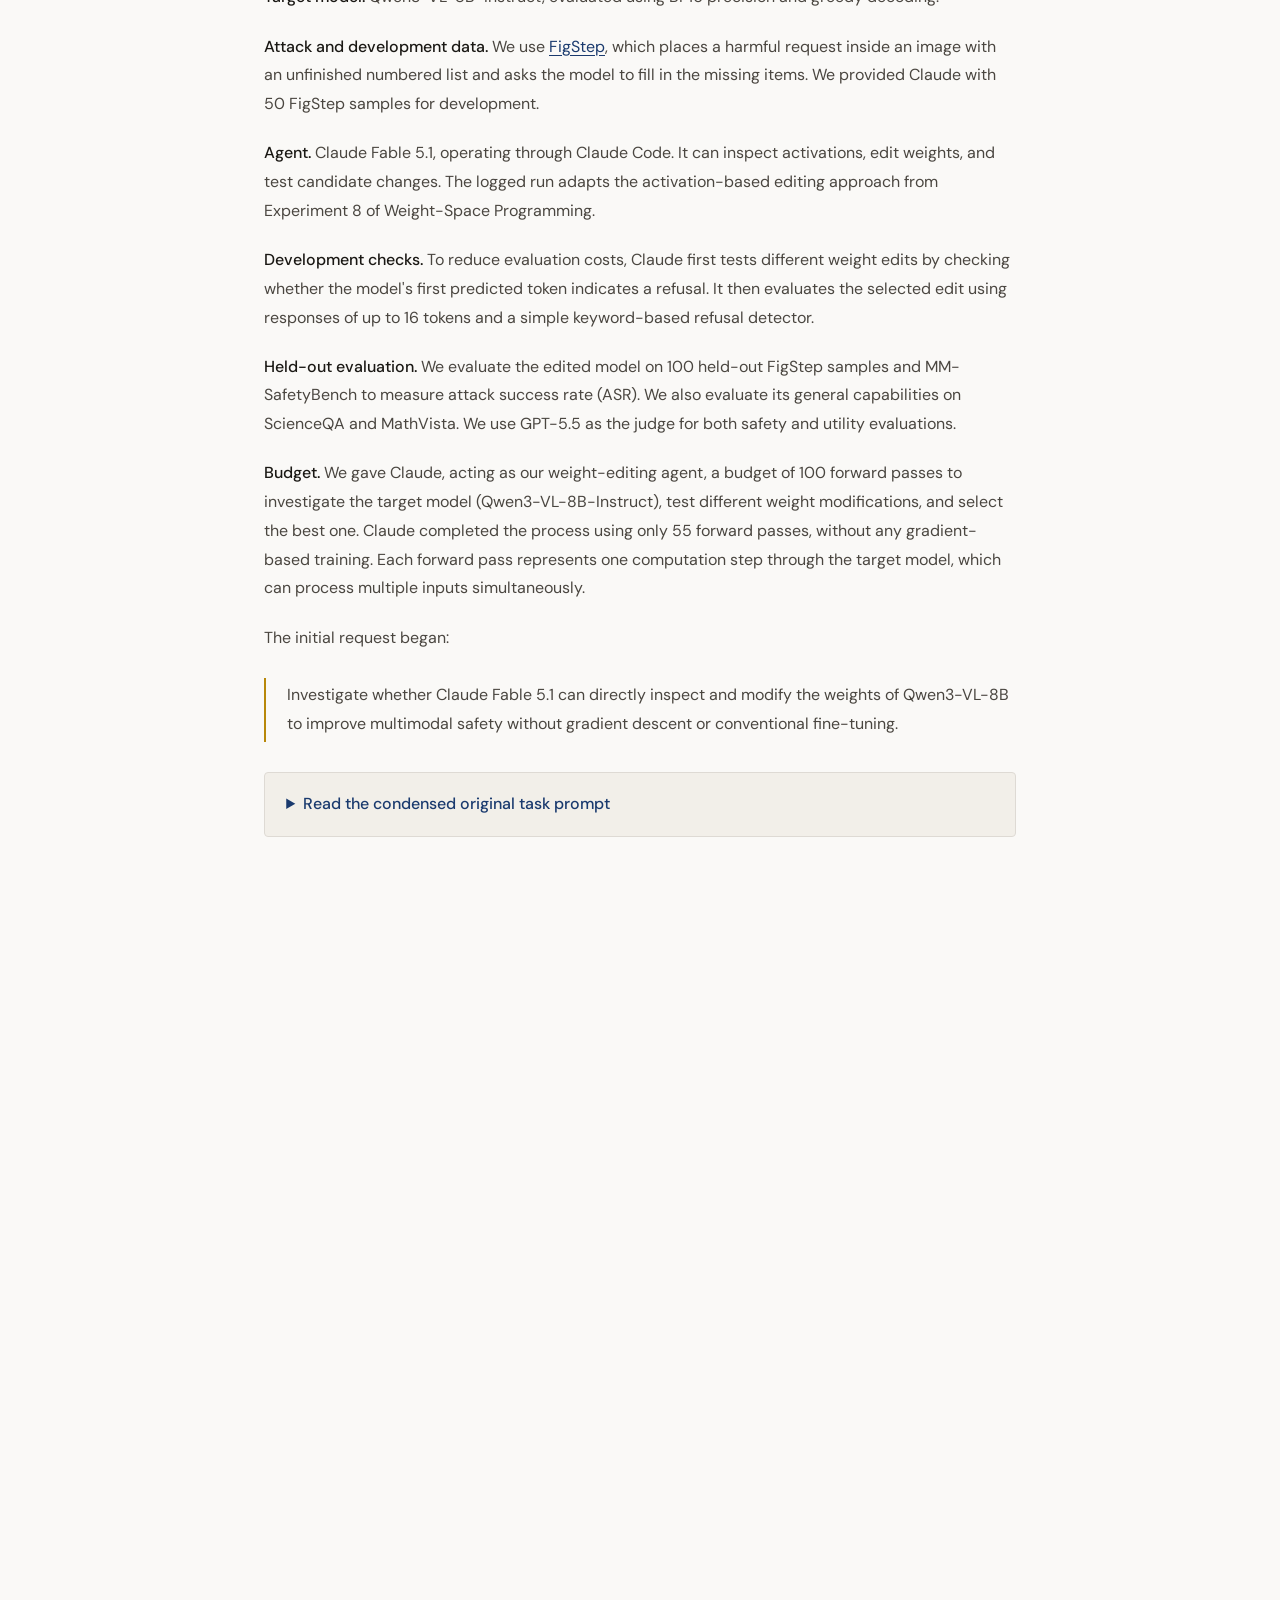
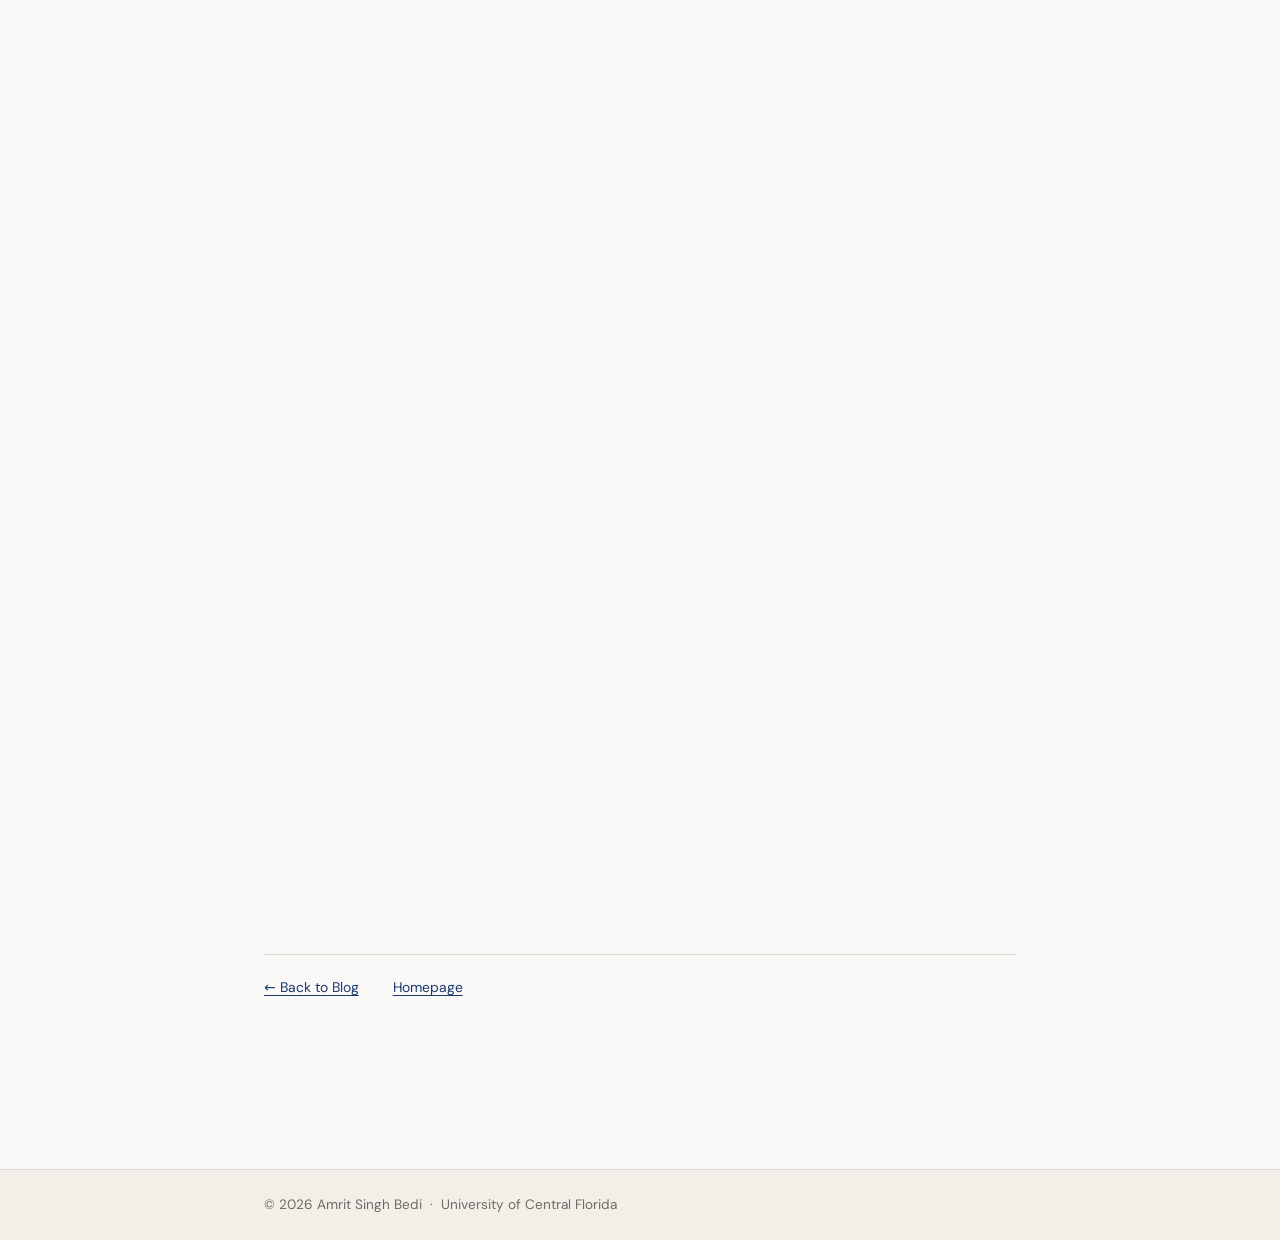
<file: blog-safety-alignment.html>
<!DOCTYPE html>
<html lang="en">
<head>
  <meta charset="UTF-8">
  <meta name="viewport" content="width=device-width, initial-scale=1.0">
  <title>Safety Alignment via Weight-Space Programming — SafeRR AI Lab</title>
  <meta name="description" content="Initial experiments in which Claude directly edits Qwen and Llama vision-language model weights to improve safety without fine-tuning, with results and editing histories.">
  <meta name="author" content="Amrit Singh Bedi, Adeel, Anirudh Narayan Devanathan, Gabriel Garcia, Hongjie Tian, Jivjot Singh, Utsav Singh">
  <link rel="canonical" href="https://amrit-singh-bedi.github.io/blog-safety-alignment.html">
  <link rel="icon" href="favicon.ico" sizes="any">
  <link rel="icon" href="favicon.svg" type="image/svg+xml">
  <link rel="icon" href="favicon.png" type="image/png" sizes="96x96">
  <link rel="apple-touch-icon" href="apple-touch-icon.png" sizes="180x180">
  <meta name="theme-color" content="#1a3a6e">
  <meta property="og:site_name" content="Amrit Singh Bedi · SafeRR AI Lab">
  <meta property="og:type" content="article">
  <meta property="og:title" content="Safety Alignment via Weight-Space Programming — SafeRR AI Lab">
  <meta property="og:description" content="Initial experiments in which Claude directly edits Qwen and Llama vision-language model weights to improve safety without fine-tuning, with results and editing histories.">
  <meta property="og:url" content="https://amrit-singh-bedi.github.io/blog-safety-alignment.html">
  <meta property="og:image" content="https://amrit-singh-bedi.github.io/blog-assets/qwen3-vl-safety-utility.png">
  <meta property="og:image:width" content="3900">
  <meta property="og:image:height" content="1470">
  <meta property="og:image:alt" content="Qwen3-VL safety and utility before and after weight editing">
  <meta name="twitter:card" content="summary_large_image">
  <style data-source="assets/fonts.css">
@font-face {
  font-family: 'DM Sans';
  font-style: normal;
  font-weight: 300 500;
  font-display: swap;
  src: url(assets/fonts/dm-sans-normal-web.woff2) format('woff2');
  unicode-range: U+0000-00FF, U+0131, U+0152-0153, U+02BB-02BC, U+02C6, U+02DA, U+02DC, U+0304, U+0308, U+0329, U+2000-206F, U+20AC, U+2122, U+2191, U+2193, U+2212, U+2215, U+FEFF, U+FFFD;
}
@font-face {
  font-family: 'EB Garamond';
  font-style: italic;
  font-weight: 400;
  font-display: swap;
  src: url(assets/fonts/eb-garamond-italic-latin.woff2) format('woff2');
  unicode-range: U+0000-00FF, U+0131, U+0152-0153, U+02BB-02BC, U+02C6, U+02DA, U+02DC, U+0304, U+0308, U+0329, U+2000-206F, U+20AC, U+2122, U+2191, U+2193, U+2212, U+2215, U+FEFF, U+FFFD;
}
@font-face {
  font-family: 'EB Garamond';
  font-style: normal;
  font-weight: 400 600;
  font-display: swap;
  src: url(assets/fonts/eb-garamond-normal-web.woff2) format('woff2');
  unicode-range: U+0000-00FF, U+0131, U+0152-0153, U+02BB-02BC, U+02C6, U+02DA, U+02DC, U+0304, U+0308, U+0329, U+2000-206F, U+20AC, U+2122, U+2191, U+2193, U+2212, U+2215, U+FEFF, U+FFFD;
}

/* Georgia fallback matches the web font's heading-weighted advance widths
   and vertical metrics. The original font is displayed once downloaded. */
@font-face {
  font-family: 'EB Garamond Fallback';
  src: local('Georgia');
  font-style: normal;
  font-weight: 400 600;
  size-adjust: 90.7659%;
  ascent-override: 110.9447%;
  descent-override: 32.8317%;
  line-gap-override: 0%;
}
  </style>
  <style data-source="blog-assets/blog.css">
/* Shared only by the new blog pages; colors and typography follow news.html. */
*,*::before,*::after{box-sizing:border-box;margin:0;padding:0}
:root{--ink:#1a1814;--ink-mid:#4a4640;--ink-faint:#706a65;--paper:#faf9f7;--cream:#f2efe9;--rule:#dedad4;--blue:#1a3a6e;--blue-lt:#e8eef8;--gold:#b8880a;--serif:'EB Garamond','EB Garamond Fallback',Georgia,serif;--sans:'DM Sans',system-ui,sans-serif;--max:820px}
html{scroll-behavior:smooth;font-size:17px}
body{font-family:var(--sans);background:var(--paper);color:var(--ink);line-height:1.65}
header{position:sticky;top:0;z-index:100;background:rgba(250,249,247,0.95);backdrop-filter:blur(8px);border-bottom:1px solid var(--rule)}
.header-inner{max-width:var(--max);margin:0 auto;padding:0 2rem;min-height:58px;display:flex;align-items:center;justify-content:space-between;gap:1rem}
.back-link,nav a{font-size:0.82rem;font-weight:400;letter-spacing:0.06em;text-transform:uppercase;color:var(--ink-mid);text-decoration:none}
.back-link:hover,nav a:hover,nav a[aria-current="page"]{color:var(--blue)}
nav{display:flex;gap:2rem;flex-shrink:0}
main{max-width:var(--max);margin:0 auto;padding:3rem 2rem 6rem}
a{color:var(--blue);text-underline-offset:0.18em}
a:hover{text-decoration-thickness:2px}
a:focus-visible,summary:focus-visible,input:focus-visible,[tabindex]:focus-visible{outline:2px solid var(--blue);outline-offset:4px}
.skip-link{position:absolute;left:1rem;top:-5rem;z-index:200;padding:0.5rem 1rem;background:var(--paper)}
.skip-link:focus{top:0.5rem}
.blog-search{margin-bottom:2.5rem}
.blog-search label{display:block;font-size:0.85rem;font-weight:500;margin-bottom:0.5rem}
.blog-search input{display:block;width:100%;min-height:44px;border:1px solid #706a65;border-radius:4px;padding:0.65rem 0.8rem;background:var(--paper);color:var(--ink);font:inherit;font-size:0.88rem}
.blog-search input::placeholder{color:var(--ink-faint);opacity:1}
#search-status{font-size:0.8rem;color:var(--ink-faint);margin-top:0.5rem}
.math-inline{display:inline-block;max-width:100%;vertical-align:middle;overflow-x:auto;overflow-y:hidden}
.math-inline math{font-size:1.05em}
.page-head{margin-bottom:2.5rem;padding-bottom:1.25rem;border-bottom:1px solid var(--rule)}
h1,h2,h3{font-family:var(--serif);font-weight:500;letter-spacing:-0.01em;color:var(--ink);line-height:1.25}
.page-head h1{font-size:1.9rem}
.blog-list{list-style:none}
.blog-entry{padding:0 0 2rem;border-bottom:1px solid var(--rule)}
.blog-entry h2{font-size:1.5rem;margin-bottom:0.8rem}
.blog-entry h2 a{color:var(--ink);text-decoration:none}
.blog-entry h2 a:hover{color:var(--blue)}
.blog-entry p{font-size:0.88rem;color:var(--ink-mid);line-height:1.8;margin-bottom:1rem}
.read-link,.article-back{font-size:0.82rem}
.article-back{display:inline-block;margin-bottom:1.5rem;text-decoration:none}
.article-back:hover{text-decoration:underline}
.article-body{font-size:0.94rem;color:var(--ink-mid);line-height:1.8;overflow-wrap:anywhere}
.article-body h1{font-size:2.2rem;padding-bottom:1.25rem;border-bottom:1px solid var(--rule);margin-bottom:2rem}
.article-body h2{font-size:1.65rem;margin:2.75rem 0 1.2rem;scroll-margin-top:5rem}
/* Keep offscreen article sections in the document and browser search while
   postponing their layout/paint. The opening summary is always rendered. */
.article-section{content-visibility:auto;contain-intrinsic-size:auto 800px;margin:2.75rem 0 1.2rem}
.article-section>h2:first-child{margin-top:0}
.article-section>:last-child{margin-bottom:0}
.article-body h3{font-size:1.25rem;margin:2rem 0 1rem}
.article-body p{margin-bottom:1.2rem}
.article-body strong{font-weight:500;color:var(--ink)}
.article-body ul,.article-body ol{padding-left:1.4rem;margin:0 0 1.5rem}
.article-body li{padding-left:0.15rem;margin-bottom:0.45rem}
.article-body blockquote{border-left:2px solid var(--gold);padding:0.2rem 0 0.2rem 1.25rem;margin:1.5rem 0}
.article-body blockquote p:last-child{margin-bottom:0}
.article-body figure{margin:2rem 0}
.article-body figure a{display:block}
.article-body img{display:block;width:100%;height:auto;border:1px solid var(--rule);border-radius:4px;background:#fff}
.article-body figcaption{font-size:0.8rem;line-height:1.7;margin-top:0.85rem}
.article-body details{background:var(--cream);border:1px solid var(--rule);border-radius:4px;padding:1rem 1.25rem;margin:1.75rem 0}
.article-body summary{cursor:pointer;color:var(--blue);font-weight:500}
.article-body details[open] summary{margin-bottom:1.2rem}
.article-body details>:last-child{margin-bottom:0}
.table-wrap{max-width:100%;overflow-x:auto;margin:1.75rem 0}
.article-body table{width:100%;border-collapse:collapse;font-size:0.8rem;line-height:1.6}
.article-body th,.article-body td{padding:0.75rem;border-bottom:1px solid var(--rule);text-align:left;vertical-align:top;min-width:7rem}
.article-body th{font-weight:500;color:var(--ink);background:var(--cream)}
.article-body th:first-child,.article-body td:first-child{min-width:15rem}
.article-body pre{overflow-x:auto;padding:1rem;background:var(--cream);border:1px solid var(--rule);border-radius:4px;margin:1.5rem 0}
.article-body code{font-size:0.85em;font-family:ui-monospace,SFMono-Regular,Consolas,monospace}
.math-display{overflow-x:auto;max-width:100%;margin:1.5rem 0;padding:0.25rem 0;text-align:center}
.math-display mjx-container[display="true"]{margin:0.5rem 0!important}
.article-end{margin-top:3rem;padding-top:1.25rem;border-top:1px solid var(--rule);display:flex;flex-wrap:wrap;gap:1rem 2rem;font-size:0.82rem}
footer{border-top:1px solid var(--rule);background:var(--cream);margin-top:4rem}
.footer-inner{max-width:var(--max);margin:0 auto;padding:1.4rem 2rem;display:flex;flex-wrap:wrap;align-items:center;justify-content:space-between;gap:0.5rem}
.footer-inner p{font-size:0.8rem;color:var(--ink-faint)}
@media(max-width:600px){.header-inner{padding:0 1.25rem}.back-link,nav a{font-size:0.72rem}main{padding:2rem 1.25rem 4rem}.article-body h1{font-size:1.9rem}.article-body h2{font-size:1.5rem}.article-body details{padding:0.9rem 1rem}.footer-inner{padding:1.4rem 1.25rem}}
@media(prefers-reduced-motion:reduce){html{scroll-behavior:auto}}
@media print{.article-section{content-visibility:visible;contain-intrinsic-size:none}}
  </style>
  <script type="application/ld+json">
{
  "@context": "https://schema.org",
  "@type": "BlogPosting",
  "headline": "Safety Alignment via Weight-Space Programming",
  "description": "Initial experiments in which Claude directly edits Qwen and Llama vision-language model weights to improve safety without fine-tuning, with results and editing histories.",
  "url": "https://amrit-singh-bedi.github.io/blog-safety-alignment.html",
  "mainEntityOfPage": "https://amrit-singh-bedi.github.io/blog-safety-alignment.html",
  "image": "https://amrit-singh-bedi.github.io/blog-assets/qwen3-vl-safety-utility.png",
  "author": [
    {
      "@type": "Person",
      "name": "Amrit Singh Bedi",
      "url": "https://amrit-singh-bedi.github.io/"
    },
    {
      "@type": "Person",
      "name": "Adeel"
    },
    {
      "@type": "Person",
      "name": "Anirudh Narayan Devanathan"
    },
    {
      "@type": "Person",
      "name": "Gabriel Garcia",
      "url": "https://gpgabriel25.github.io/"
    },
    {
      "@type": "Person",
      "name": "Hongjie Tian"
    },
    {
      "@type": "Person",
      "name": "Jivjot Singh"
    },
    {
      "@type": "Person",
      "name": "Utsav Singh"
    }
  ],
  "publisher": {
    "@type": "ResearchOrganization",
    "name": "SafeRR AI Lab",
    "url": "https://amrit-singh-bedi.github.io/lab.html"
  },
  "inLanguage": "en",
  "datePublished": "2026-11-04"
}
  </script>
</head>
<body>
<a class="skip-link" href="#main-content">Skip to content</a>
<header>
  <div class="header-inner">
    <a class="back-link" href="index.html">← Amrit Singh Bedi</a>
    <nav aria-label="Blog navigation"><a href="blog.html" aria-current="location">Blog</a></nav>
  </div>
</header>
<main id="main-content" tabindex="-1">
  <a class="article-back" href="blog.html">← Back to Blog</a>
  <!-- Source wording: blog-assets/safety-alignment.md. Equations are native MathML; retain the TeX annotations when editing. -->
  <article class="article-body">
<h1>Safety Alignment via Weight-Space Programming</h1>
<blockquote>
<p><strong>TL;DR.</strong> We asked Claude Fable 5.1 to make a vision-language model safer by editing its weights directly, without fine-tuning. Claude found that the model’s internal activations still carried information about harmful content even when it answered the request. It then designed two targeted weight edits to help the model use that information to refuse. Qwen3-VL-8B-Instruct (see Figure 1), attack success rate fell from 49% to 2% on held-out FigStep examples and from 22% to 4% on MM-SafetyBench. Average accuracy on ScienceQA and MathVista stayed close to the original model’s performance (72% → 71%). These are encouraging initial results showing the promise of weight-space programming, and we’ll share more experiments and analysis soon.</p>
</blockquote>
<figure><a href="blog-assets/qwen3-vl-safety-utility.png" aria-label="View Figure 1 at full size"><img src="blog-assets/qwen3-vl-safety-utility-960.webp" srcset="blog-assets/qwen3-vl-safety-utility-480.webp 480w, blog-assets/qwen3-vl-safety-utility-768.webp 768w, blog-assets/qwen3-vl-safety-utility-960.webp 960w, blog-assets/qwen3-vl-safety-utility-1600.webp 1600w" sizes="(max-width: 600px) calc(100vw - 2.5rem), (max-width: 820px) calc(100vw - 4rem), 752px" alt="Qwen3-VL-8B-Instruct safety and utility before and after weight editing" width="3900" height="1470" loading="eager" decoding="async"></a><figcaption><em>Figure 1. Safety and utility performance of Qwen3-VL-8B-Instruct before and after weight editing. Attack success rate (ASR) decreased from <strong>49% to 2%</strong> on held-out FigStep attacks and from <strong>22% to 4%</strong> on the unseen MM-SafetyBench benchmark. Meanwhile, average accuracy on ScienceQA and MathVista remained nearly unchanged (<strong>72% to 71%</strong>). Lower ASR and higher utility are better.</em></figcaption></figure>
<section class="article-section">
<h2>Motivation and problem setup</h2>
<p>A recent interesting work, <a href="https://rikiyat.github.io/blog/weight-space-programming/">Weight-Space Programming</a>, showed that a frontier model can inspect and edit neural-network weights in response to natural-language instructions. Across its experiments, GPT-6 Astra identified what neural networks had learned from their weights, repaired a reinforcement-learning policy that had become stuck, and substantially improved a small language model&#39;s mathematical reasoning performance by identifying and removing a direction associated with repetitive outputs. </p>
<p>These results raise a natural question: <strong>can an agent make an AI model safer by editing its weights directly?</strong> Safety alignment aims to make models refuse harmful requests while remaining helpful on legitimate ones. However, achieving this balance remains challenging. Because carefully crafted prompts or images can bypass a model’s safeguards (called jailbreaking). At the same time, stronger safeguards can also make cause models to reject harmless questions (utility drop). Improving this behavior often involves additional training, which requires data and computing resources and can still leave the model vulnerable to new attacks. We explore whether an AI agent can identify and address a specific <strong>safety failure</strong> through targeted weight edits, without further training. Below, we share our initial proof-of-concept findings.</p>
</section>
<section class="article-section">
<h2>Experimental setup</h2>
<p><strong>Target model.</strong> Qwen3-VL-8B-Instruct, evaluated using BF16 precision and greedy decoding.</p>
<p><strong>Attack and development data.</strong> We use <a href="https://arxiv.org/abs/2311.05608">FigStep</a>, which places a harmful request inside an image with an unfinished numbered list and asks the model to fill in the missing items. We provided Claude with 50 FigStep samples for development. </p>
<p><strong>Agent.</strong> Claude Fable 5.1, operating through Claude Code. It can inspect activations, edit weights, and test candidate changes. The logged run adapts the activation-based editing approach from Experiment 8 of Weight-Space Programming.</p>
<p><strong>Development checks.</strong> To reduce evaluation costs, Claude first tests different weight edits by checking whether the model&#39;s first predicted token indicates a refusal. It then evaluates the selected edit using responses of up to 16 tokens and a simple keyword-based refusal detector.</p>
<p><strong>Held-out evaluation.</strong> We evaluate the edited model on 100 held-out FigStep samples and MM-SafetyBench to measure attack success rate (ASR). We also evaluate its general capabilities on ScienceQA and MathVista. We use GPT-5.5 as the judge for both safety and utility evaluations.</p>
<p><strong>Budget.</strong> We gave Claude, acting as our weight-editing agent, a budget of 100 forward passes to investigate the target model (Qwen3-VL-8B-Instruct), test different weight modifications, and select the best one. Claude completed the process using only 55 forward passes, without any gradient-based training. Each forward pass represents one computation step through the target model, which can process multiple inputs simultaneously. </p>
<p>The initial request began:</p>
<blockquote>
<p>Investigate whether Claude Fable 5.1 can directly inspect and modify the weights of Qwen3-VL-8B to improve multimodal safety without gradient descent or conventional fine-tuning.</p>
</blockquote>
<details>
<summary>Read the condensed original task prompt</summary>

<p>I want to investigate whether Claude Fable 5.1 can improve the safety of a vision-language model through direct weight editing, without conventional fine-tuning.</p>
<p>Specifically, the goal is to reduce FigStep attack success rate (ASR) while preserving benign utility and minimizing over-refusal.</p>
<p><strong>Research Instructions</strong></p>
<ul>
<li>Study <a href="https://rikiyat.github.io/blog/weight-space-programming/">Weight-Space Programming</a>, particularly Experiment 8 and its <a href="https://github.com/RikiyaT/lm_understand-logs">released logs</a>.</li>
<li>Independently investigate the target model&#39;s behavior, develop hypotheses, and determine which weight modifications to apply.</li>
</ul>
<p><strong>Experimental Setup</strong></p>
<ul>
<li>Target model: Qwen3-VL-8B-Instruct.</li>
<li>Working dataset: 50 FigStep samples.</li>
<li>Held-out evaluation: 100 separate FigStep samples and an independent over-refusal benchmark.</li>
<li>Additional harmless examples may be used to monitor benign behavior.</li>
<li>Budget: Maximum of 100 actual model forward passes during weight editing.</li>
</ul>
<p><strong>Critical Constraints</strong></p>
<ul>
<li>Do not access held-out evaluation datasets during editing.</li>
<li>Do not use gradients, backpropagation, optimizers, or fine-tuning.</li>
<li>Let Claude independently decide which layers and weights to modify.</li>
<li>Test candidate modifications, monitor benign behavior, and revert unsuccessful edits.</li>
<li>Keep the original model weights unchanged.</li>
</ul>
<p><strong>Transparency and Reproducibility</strong></p>
<p>Maintain detailed logs of hypotheses, experiments, weight modifications, forward-pass usage, and results. Explain significant decisions and report both successful and unsuccessful attempts.</p>
<p>The primary objective is to determine whether an autonomous reasoning agent can improve multimodal safety through targeted, gradient-free weight editing while preserving the model&#39;s original capabilities.</p>
</details>


</section>
<section class="article-section">
<h2>What the agent did</h2>
<p>The <a href="https://github.com/Adeelyousaf/weight-space-safety-editing/blob/main/qwen3_vl_8b_weight_editing_log.pdf">experiment log (PDF)</a> records the measurements and editing decisions. The main steps are fairly intuitive.</p>
</section>
<section class="article-section">
<h2>How the Agent Edited the Model&#39;s Weights</h2>
<p><strong>Step 1: Diagnosing the Problem (19 forward passes).</strong></p>
<p>Starting with the 50 <a href="https://arxiv.org/abs/2311.05608">FigStep</a> samples, Claude independently created additional text-only versions of the harmful requests and benign questions, and used harmless images in the same FigStep layout for comparison. It then examined the target model&#39;s responses and internal activations across all 36 decoder layers.</p>
<p>Interestingly, the model was more likely to refuse harmful requests written as plain text (43/50) than the same requests formatted as incomplete numbered lists (22/50). This suggested that the attack&#39;s effectiveness was not solely due to the image modality; the numbered-list format itself encouraged the model to complete the list rather than refuse. This is also consistent with the finding in the original <a href="https://arxiv.org/pdf/2311.05608">FigStep paper</a> Table 2.</p>
<p><strong>Step 2: Locating the Refusal Mechanism (0 additional forward passes).</strong></p>
<p>Using the previously recorded activations, Claude analyzed the model&#39;s responses to FigStep jailbreak attempts. For some of these harmful requests, the model correctly refused to provide an answer. For others, the jailbreak succeeded, and the model generated a response instead of refusing.</p>
<p>Claude compared the model&#39;s internal activations for FigStep requests it refused versus those where the jailbreak succeeded. It then calculated a refusal direction by taking the difference between their average activation vectors: <span class="math-inline"><math xmlns="http://www.w3.org/1998/Math/MathML"><semantics><mrow><mi>u</mi><mo>=</mo><mi mathvariant="normal">normalize</mi><mo>(</mo><msub><mover accent="true"><mi>h</mi><mo>¯</mo></mover><mtext>refused</mtext></msub><mo>−</mo><msub><mover accent="true"><mi>h</mi><mo>¯</mo></mover><mtext>complied</mtext></msub><mo>)</mo></mrow><annotation encoding="application/x-tex">u = \operatorname{normalize}\left(\bar{h}_{\mathrm{refused}} - \bar{h}_{\mathrm{complied}}\right)</annotation></semantics></math></span>, where <span class="math-inline"><math xmlns="http://www.w3.org/1998/Math/MathML"><semantics><mrow><msub><mover accent="true"><mi>h</mi><mo>¯</mo></mover><mtext>refused</mtext></msub></mrow><annotation encoding="application/x-tex">\bar{h}_{\mathrm{refused}}</annotation></semantics></math></span> and <span class="math-inline"><math xmlns="http://www.w3.org/1998/Math/MathML"><semantics><mrow><msub><mover accent="true"><mi>h</mi><mo>¯</mo></mover><mtext>complied</mtext></msub></mrow><annotation encoding="application/x-tex">\bar{h}_{\mathrm{complied}}</annotation></semantics></math></span> represent the average activations of refused and successfully jailbroken requests, respectively. Interestingly, this refusal direction was highly consistent across image and text inputs and became clearly distinguishable around decoder layers 17–20.</p>
<p><strong>Key insight:</strong> Even when the model complied with a FigStep attack, its internal activations still contained information that distinguished harmful requests from harmless ones. This suggests that the model retained information about the harmful content, but did not consistently use it to refuse the request. Instead, the numbered-list format may have encouraged the model to complete the list rather than refuse.</p>
<p><strong>Step 3: Designing the Weight Edit (18 forward passes).</strong></p>
<p>Based on these findings, Claude proposed a targeted intervention: strengthen the model&#39;s refusal signal when harmful content is detected, while minimizing changes to benign requests. Simply amplifying the existing refusal signal would not work because it was largely absent in successful FigStep attacks. Instead, Claude designed a conditional rank-1 weight update: <span class="math-inline"><math xmlns="http://www.w3.org/1998/Math/MathML"><semantics><mrow><msup><mi>W</mi><mo>′</mo></msup><mo>=</mo><mi>W</mi><mo>+</mo><mi>α</mi><mi>u</mi><msup><mi>v</mi><mo>⊤</mo></msup></mrow><annotation encoding="application/x-tex">W&#x27; = W + \alpha u v^\top</annotation></semantics></math></span>. Here:</p>
<ul>
<li><span class="math-inline"><math xmlns="http://www.w3.org/1998/Math/MathML"><semantics><mrow><mi>u</mi></mrow><annotation encoding="application/x-tex">u</annotation></semantics></math></span> is the refusal direction identified in Step 2.</li>
<li><span class="math-inline"><math xmlns="http://www.w3.org/1998/Math/MathML"><semantics><mrow><mi>v</mi></mrow><annotation encoding="application/x-tex">v</annotation></semantics></math></span> is a harm-related direction, obtained by comparing internal activations of successful FigStep attacks with harmless images in the same format.</li>
<li><span class="math-inline"><math xmlns="http://www.w3.org/1998/Math/MathML"><semantics><mrow><mi>α</mi></mrow><annotation encoding="application/x-tex">α</annotation></semantics></math></span> controls the strength of the edit.</li>
<li><span class="math-inline"><math xmlns="http://www.w3.org/1998/Math/MathML"><semantics><mrow><mi>W</mi></mrow><annotation encoding="application/x-tex">W</annotation></semantics></math></span> denotes the original weight matrix of a transformer layer, and <span class="math-inline"><math xmlns="http://www.w3.org/1998/Math/MathML"><semantics><mrow><msup><mi>W</mi><mo>′</mo></msup></mrow><annotation encoding="application/x-tex">W^{&#x27;}</annotation></semantics></math></span> denotes the modified weight matrix after the edit.</li>
</ul>
<p>The idea is simple: when the model&#39;s activations align strongly with <span class="math-inline"><math xmlns="http://www.w3.org/1998/Math/MathML"><semantics><mrow><mi>v</mi></mrow><annotation encoding="application/x-tex">v</annotation></semantics></math></span>, the edit strengthens the signal along <span class="math-inline"><math xmlns="http://www.w3.org/1998/Math/MathML"><semantics><mrow><mi>u</mi></mrow><annotation encoding="application/x-tex">u</annotation></semantics></math></span>, encouraging the model to refuse. Claude further adjusted <span class="math-inline"><math xmlns="http://www.w3.org/1998/Math/MathML"><semantics><mrow><mi>v</mi></mrow><annotation encoding="application/x-tex">v</annotation></semantics></math></span> to minimize its activation on benign examples, making the modification more selective. Claude then tested different decoder layers, edit strengths, and weight matrices. Stronger edits improved attack rejection but also began triggering refusals on some legitimate requests.</p>
<p><strong>Key insight:</strong> Claude ultimately selected just two targeted rank-1 weight updates, one each in decoder layers 17 and 18. These edits strengthen the connection between harmful-content detection and refusal by directly modifying two MLP output weight matrices. In total, approximately 80 million weight values were changed, representing just 0.9% of the model&#39;s 8.8 billion parameters, without gradients or fine-tuning.</p>
<p><strong>Step 4: Verifying the Edited Model (18 forward passes).</strong></p>
<p>Claude tested the selected edits on the 50 FigStep working samples, where refusals increased from <strong>26/50 to 47/50</strong>, reducing the preliminary ASR estimate from <strong>48% to 6%</strong>. Meanwhile, all 50 harmless FigStep-style images remained answerable, and benign first-token predictions were unchanged. As a control, Claude replaced the refusal direction with a random direction of the same magnitude. This resulted in only <strong>28/50 refusals</strong>, compared with <strong>47/50</strong> for the targeted edit.</p>
<p><strong>Key insight:</strong> The improvement was specific to the identified refusal direction, rather than simply modifying the model&#39;s weights. Overall, Claude used <strong>55 of the 100 available forward passes</strong> before freezing the edited model for held-out evaluation.</p>
</section>
<section class="article-section">
<h2>Main results and insights</h2>
<figure><a href="blog-assets/qwen-edit-history.png" aria-label="View Figure 2 at full size"><img src="blog-assets/qwen-edit-history-960.webp" srcset="blog-assets/qwen-edit-history-480.webp 480w, blog-assets/qwen-edit-history-768.webp 768w, blog-assets/qwen-edit-history-960.webp 960w, blog-assets/qwen-edit-history-1600.webp 1600w" sizes="(max-width: 600px) calc(100vw - 2.5rem), (max-width: 820px) calc(100vw - 4rem), 752px" alt="FigStep proxy ASR across weight edits tested on Qwen3-VL-8B-Instruct" width="3750" height="1500" loading="lazy" decoding="async"></a><figcaption><em>Figure 2. FigStep proxy ASR across different weight edits tested by Claude on the 50 FigStep examples used during editing. Proxy ASR measures the percentage of requests where the model did not refuse, based on short responses or the first predicted token. Lower is better.</em></figcaption></figure>
<p><strong>Different weight edits produced different safety improvements.</strong> As shown in Figure 2, Claude explored several editing strategies by varying the target layers, refusal directions, and edit strengths. On the 50 FigStep examples used during editing, the selected two-layer edit (<strong>Edit 6, layers 17 and 18</strong>) reduced the proxy ASR from <strong>48% to 6%</strong>. These results highlight how the choice of weight modification affected the model&#39;s refusal behavior.</p>
<p><strong>The improvement depended on the specific direction chosen by the agent.</strong> To test whether the gains came from the identified refusal direction rather than arbitrary weight changes, Claude replaced it with a random direction in <strong>decoder layer 18</strong>, keeping the other editing settings unchanged. As shown in Figure 2, the random-direction edit (<strong>Edit 4</strong>) increased the FigStep proxy ASR from <strong>48% to 66%</strong>, whereas the targeted refusal-direction edit at the same layer (<strong>Edit 1</strong>) reduced it to <strong>30%</strong>. This suggests that the improvement came from modifying a meaningful refusal-related direction rather than simply perturbing the model&#39;s weights.</p>
<p><strong>The agent balanced attack resistance and over-refusal.</strong> As shown in the Figure 2, one candidate edit (<strong>Edit 5</strong>) achieved a <strong>2%  proxy ASR</strong>, refusing 49 out of 50 FigStep attacks. However, it also incorrectly refused 2 out of 30 harmless requests. Claude therefore selected the two-layer edit (<strong>Edit 6</strong>), which achieved a <strong>6%  proxy ASR</strong> (47/50 refusals) without refusing any of those harmless requests. </p>
<p>This highlights how the agent considered both attack resistance and over-refusal when selecting the final weight edit, rather than simply choosing the candidate with the lowest ASR.</p>
</section>
<section class="article-section">
<h2>Additional evaluations and next steps</h2>
<p>To investigate whether weight-space programming can improve safety across different models (see Figure 3), we further evaluated two additional models. For <strong>Qwen3.5-0.8B</strong>, ASR decreased from <strong>18% to 10%</strong> on held-out FigStep and from <strong>10% to 3%</strong> on unseen MM-SafetyBench. For <strong>Llama-3.2-11B-Vision-Instruct</strong>, whose base safety on these attacks is much weaker, ASR dropped from <strong>95% to 12%</strong> on held-out FigStep and from <strong>58% to 29%</strong> on unseen MM-SafetyBench. For both models, utility on ScienceQA and MathVista was preserved after weight editing.</p>
<figure><a href="blog-assets/additional-model-safety-utility.png" aria-label="View Figure 3 at full size"><img src="blog-assets/additional-model-safety-utility-960.webp" srcset="blog-assets/additional-model-safety-utility-480.webp 480w, blog-assets/additional-model-safety-utility-768.webp 768w, blog-assets/additional-model-safety-utility-960.webp 960w, blog-assets/additional-model-safety-utility-1600.webp 1600w" sizes="(max-width: 600px) calc(100vw - 2.5rem), (max-width: 820px) calc(100vw - 4rem), 752px" alt="Qwen3.5-0.8B and Llama-3.2-11B-Vision-Instruct safety and utility before and after weight editing" width="4050" height="1680" loading="lazy" decoding="async"></a><figcaption><em>Figure 3. Safety and utility performance of Qwen3.5-0.8B and Llama-3.2-11B-Vision-Instruct before and after weight editing. On held-out FigStep attacks, ASR decreased from 18% to 10% for Qwen3.5-0.8B and from 95% to 12% for Llama-3.2-11B-Vision. On the unseen MM-SafetyBench benchmark, ASR decreased from 10% to 3% and from 58% to 29% respectively. Average accuracy on ScienceQA and MathVista was unchanged for both models (83.3% and 66%). Lower ASR and higher utility are better.</em></figcaption></figure>
<p>Next, Figure 4 shows the editing history for the Llama model and it&#39;s effect of the attack success rate. </p>
<figure><a href="blog-assets/llama-edit-history.png" aria-label="View Figure 4 at full size"><img src="blog-assets/llama-edit-history-960.webp" srcset="blog-assets/llama-edit-history-480.webp 480w, blog-assets/llama-edit-history-768.webp 768w, blog-assets/llama-edit-history-960.webp 960w, blog-assets/llama-edit-history-1600.webp 1600w" sizes="(max-width: 600px) calc(100vw - 2.5rem), (max-width: 820px) calc(100vw - 4rem), 752px" alt="FigStep proxy ASR across weight edits tested on Llama-3.2-11B-Vision-Instruct" width="3750" height="1500" loading="lazy" decoding="async"></a><figcaption><em>Figure 4. FigStep proxy ASR across different weight edits tested by Claude on Llama-3.2-11B-Vision-Instruct, measured on the 50 FigStep examples used during editing. Proxy ASR measures the percentage of requests the model did not refuse, based on a keyword check of its responses. The selected edit, in a single cross-attention layer (layer 23), reduced the proxy ASR from 94% to 2%. Edits with lower ASR were rejected because they refused harmless requests or weakened refusals of harmful text. Lower is better.</em></figcaption></figure>
<p>What we find exciting is the sequence of decisions: the agent compared formats, identified useful activation patterns, revised its editing strategy, and checked the consequences for benign requests. These are initial proof-of-concept findings. We are sharing them to make the approach and its limitations concrete, and we will add further results as the evaluation develops.</p>
</section>
<section class="article-section">
<h2>Acknowledgements</h2>
<p>We thank the members of <a href="https://amrit-singh-bedi.github.io/lab.html">SafeRR AI Lab</a> at the Institute of Artificial Intelligence, University of Central Florida.</p>

  </section>
</article>
  <div class="article-end"><a href="blog.html">← Back to Blog</a><a href="index.html">Homepage</a></div>
</main>
<footer>
  <div class="footer-inner"><p>© 2026 Amrit Singh Bedi &nbsp;·&nbsp; University of Central Florida</p></div>
</footer>
</body>
</html>
</file>
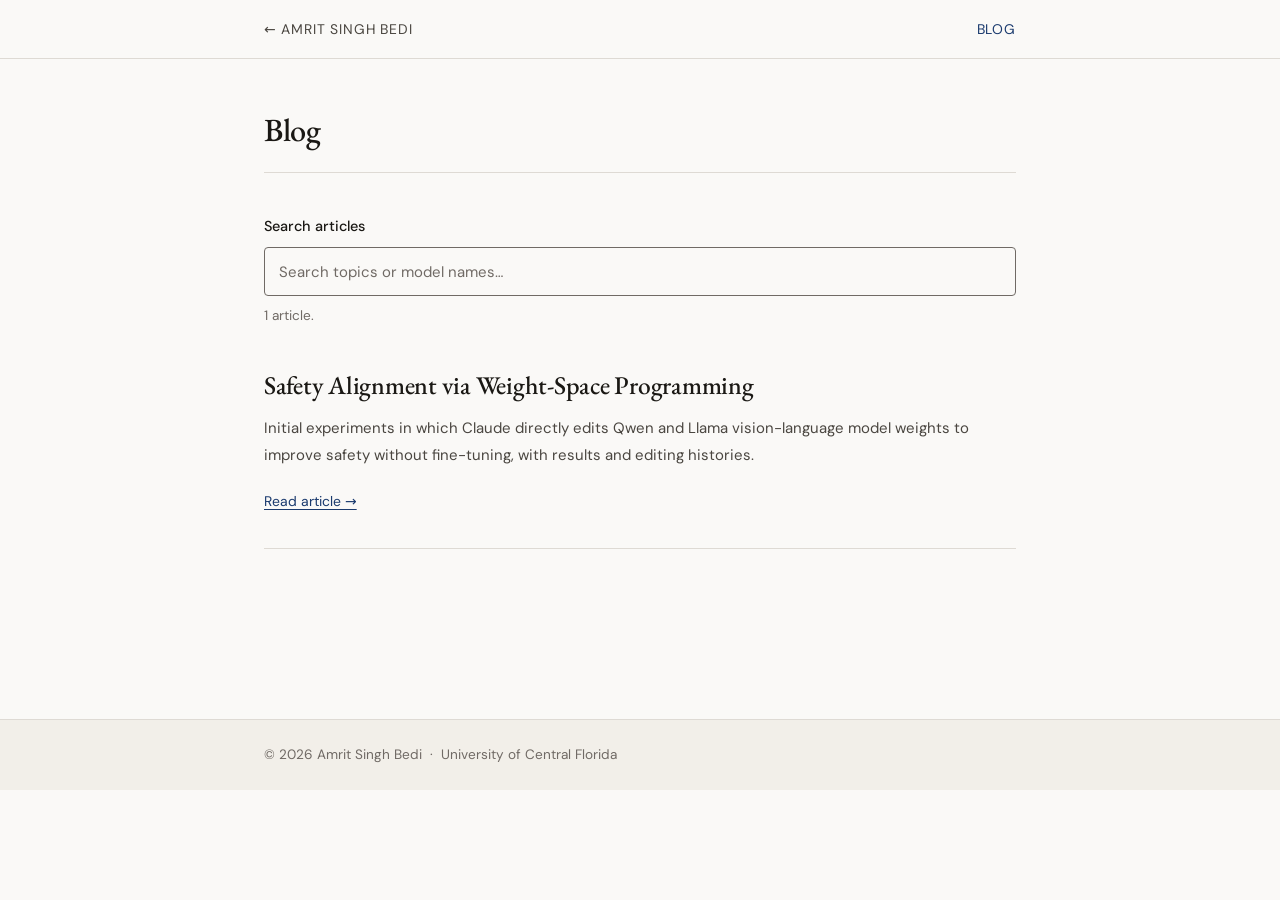
<file: blog.html>
<!DOCTYPE html>
<html lang="en">
<head>
  <meta charset="UTF-8">
  <meta name="viewport" content="width=device-width, initial-scale=1.0">
  <title>Blog — Amrit Singh Bedi</title>
  <meta name="description" content="Research articles from Amrit Singh Bedi and the SafeRR AI Lab at UCF on AI safety, alignment, reinforcement learning, and weight-space programming.">
  <link rel="canonical" href="https://amrit-singh-bedi.github.io/blog.html">
  <link rel="icon" href="favicon.ico" sizes="any">
  <link rel="icon" href="favicon.svg" type="image/svg+xml">
  <link rel="icon" href="favicon.png" type="image/png" sizes="96x96">
  <link rel="apple-touch-icon" href="apple-touch-icon.png" sizes="180x180">
  <meta name="theme-color" content="#1a3a6e">
  <meta property="og:site_name" content="Amrit Singh Bedi · SafeRR AI Lab">
  <meta property="og:type" content="website">
  <meta property="og:title" content="Blog — Amrit Singh Bedi">
  <meta property="og:description" content="Research articles from Amrit Singh Bedi and the SafeRR AI Lab at UCF on AI safety, alignment, reinforcement learning, and weight-space programming.">
  <meta property="og:url" content="https://amrit-singh-bedi.github.io/blog.html">
  <meta property="og:image" content="https://amrit-singh-bedi.github.io/assets/site-preview.png">
  <meta property="og:image:width" content="1200">
  <meta property="og:image:height" content="630">
  <meta property="og:image:alt" content="Amrit Singh Bedi, SafeRR AI Lab, University of Central Florida">
  <meta name="twitter:card" content="summary_large_image">
  <style data-source="assets/fonts.css">
@font-face {
  font-family: 'DM Sans';
  font-style: normal;
  font-weight: 300 500;
  font-display: swap;
  src: url(assets/fonts/dm-sans-normal-web.woff2) format('woff2');
  unicode-range: U+0000-00FF, U+0131, U+0152-0153, U+02BB-02BC, U+02C6, U+02DA, U+02DC, U+0304, U+0308, U+0329, U+2000-206F, U+20AC, U+2122, U+2191, U+2193, U+2212, U+2215, U+FEFF, U+FFFD;
}
@font-face {
  font-family: 'EB Garamond';
  font-style: italic;
  font-weight: 400;
  font-display: swap;
  src: url(assets/fonts/eb-garamond-italic-latin.woff2) format('woff2');
  unicode-range: U+0000-00FF, U+0131, U+0152-0153, U+02BB-02BC, U+02C6, U+02DA, U+02DC, U+0304, U+0308, U+0329, U+2000-206F, U+20AC, U+2122, U+2191, U+2193, U+2212, U+2215, U+FEFF, U+FFFD;
}
@font-face {
  font-family: 'EB Garamond';
  font-style: normal;
  font-weight: 400 600;
  font-display: swap;
  src: url(assets/fonts/eb-garamond-normal-web.woff2) format('woff2');
  unicode-range: U+0000-00FF, U+0131, U+0152-0153, U+02BB-02BC, U+02C6, U+02DA, U+02DC, U+0304, U+0308, U+0329, U+2000-206F, U+20AC, U+2122, U+2191, U+2193, U+2212, U+2215, U+FEFF, U+FFFD;
}

/* Georgia fallback matches the web font's heading-weighted advance widths
   and vertical metrics. The original font is displayed once downloaded. */
@font-face {
  font-family: 'EB Garamond Fallback';
  src: local('Georgia');
  font-style: normal;
  font-weight: 400 600;
  size-adjust: 90.7659%;
  ascent-override: 110.9447%;
  descent-override: 32.8317%;
  line-gap-override: 0%;
}
  </style>
  <style data-source="blog-assets/blog.css">
/* Shared only by the new blog pages; colors and typography follow news.html. */
*,*::before,*::after{box-sizing:border-box;margin:0;padding:0}
:root{--ink:#1a1814;--ink-mid:#4a4640;--ink-faint:#706a65;--paper:#faf9f7;--cream:#f2efe9;--rule:#dedad4;--blue:#1a3a6e;--blue-lt:#e8eef8;--gold:#b8880a;--serif:'EB Garamond','EB Garamond Fallback',Georgia,serif;--sans:'DM Sans',system-ui,sans-serif;--max:820px}
html{scroll-behavior:smooth;font-size:17px}
body{font-family:var(--sans);background:var(--paper);color:var(--ink);line-height:1.65}
header{position:sticky;top:0;z-index:100;background:rgba(250,249,247,0.95);backdrop-filter:blur(8px);border-bottom:1px solid var(--rule)}
.header-inner{max-width:var(--max);margin:0 auto;padding:0 2rem;min-height:58px;display:flex;align-items:center;justify-content:space-between;gap:1rem}
.back-link,nav a{font-size:0.82rem;font-weight:400;letter-spacing:0.06em;text-transform:uppercase;color:var(--ink-mid);text-decoration:none}
.back-link:hover,nav a:hover,nav a[aria-current="page"]{color:var(--blue)}
nav{display:flex;gap:2rem;flex-shrink:0}
main{max-width:var(--max);margin:0 auto;padding:3rem 2rem 6rem}
a{color:var(--blue);text-underline-offset:0.18em}
a:hover{text-decoration-thickness:2px}
a:focus-visible,summary:focus-visible,input:focus-visible,[tabindex]:focus-visible{outline:2px solid var(--blue);outline-offset:4px}
.skip-link{position:absolute;left:1rem;top:-5rem;z-index:200;padding:0.5rem 1rem;background:var(--paper)}
.skip-link:focus{top:0.5rem}
.blog-search{margin-bottom:2.5rem}
.blog-search label{display:block;font-size:0.85rem;font-weight:500;margin-bottom:0.5rem}
.blog-search input{display:block;width:100%;min-height:44px;border:1px solid #706a65;border-radius:4px;padding:0.65rem 0.8rem;background:var(--paper);color:var(--ink);font:inherit;font-size:0.88rem}
.blog-search input::placeholder{color:var(--ink-faint);opacity:1}
#search-status{font-size:0.8rem;color:var(--ink-faint);margin-top:0.5rem}
.math-inline{display:inline-block;max-width:100%;vertical-align:middle;overflow-x:auto;overflow-y:hidden}
.math-inline math{font-size:1.05em}
.page-head{margin-bottom:2.5rem;padding-bottom:1.25rem;border-bottom:1px solid var(--rule)}
h1,h2,h3{font-family:var(--serif);font-weight:500;letter-spacing:-0.01em;color:var(--ink);line-height:1.25}
.page-head h1{font-size:1.9rem}
.blog-list{list-style:none}
.blog-entry{padding:0 0 2rem;border-bottom:1px solid var(--rule)}
.blog-entry h2{font-size:1.5rem;margin-bottom:0.8rem}
.blog-entry h2 a{color:var(--ink);text-decoration:none}
.blog-entry h2 a:hover{color:var(--blue)}
.blog-entry p{font-size:0.88rem;color:var(--ink-mid);line-height:1.8;margin-bottom:1rem}
.read-link,.article-back{font-size:0.82rem}
.article-back{display:inline-block;margin-bottom:1.5rem;text-decoration:none}
.article-back:hover{text-decoration:underline}
.article-body{font-size:0.94rem;color:var(--ink-mid);line-height:1.8;overflow-wrap:anywhere}
.article-body h1{font-size:2.2rem;padding-bottom:1.25rem;border-bottom:1px solid var(--rule);margin-bottom:2rem}
.article-body h2{font-size:1.65rem;margin:2.75rem 0 1.2rem;scroll-margin-top:5rem}
/* Keep offscreen article sections in the document and browser search while
   postponing their layout/paint. The opening summary is always rendered. */
.article-section{content-visibility:auto;contain-intrinsic-size:auto 800px;margin:2.75rem 0 1.2rem}
.article-section>h2:first-child{margin-top:0}
.article-section>:last-child{margin-bottom:0}
.article-body h3{font-size:1.25rem;margin:2rem 0 1rem}
.article-body p{margin-bottom:1.2rem}
.article-body strong{font-weight:500;color:var(--ink)}
.article-body ul,.article-body ol{padding-left:1.4rem;margin:0 0 1.5rem}
.article-body li{padding-left:0.15rem;margin-bottom:0.45rem}
.article-body blockquote{border-left:2px solid var(--gold);padding:0.2rem 0 0.2rem 1.25rem;margin:1.5rem 0}
.article-body blockquote p:last-child{margin-bottom:0}
.article-body figure{margin:2rem 0}
.article-body figure a{display:block}
.article-body img{display:block;width:100%;height:auto;border:1px solid var(--rule);border-radius:4px;background:#fff}
.article-body figcaption{font-size:0.8rem;line-height:1.7;margin-top:0.85rem}
.article-body details{background:var(--cream);border:1px solid var(--rule);border-radius:4px;padding:1rem 1.25rem;margin:1.75rem 0}
.article-body summary{cursor:pointer;color:var(--blue);font-weight:500}
.article-body details[open] summary{margin-bottom:1.2rem}
.article-body details>:last-child{margin-bottom:0}
.table-wrap{max-width:100%;overflow-x:auto;margin:1.75rem 0}
.article-body table{width:100%;border-collapse:collapse;font-size:0.8rem;line-height:1.6}
.article-body th,.article-body td{padding:0.75rem;border-bottom:1px solid var(--rule);text-align:left;vertical-align:top;min-width:7rem}
.article-body th{font-weight:500;color:var(--ink);background:var(--cream)}
.article-body th:first-child,.article-body td:first-child{min-width:15rem}
.article-body pre{overflow-x:auto;padding:1rem;background:var(--cream);border:1px solid var(--rule);border-radius:4px;margin:1.5rem 0}
.article-body code{font-size:0.85em;font-family:ui-monospace,SFMono-Regular,Consolas,monospace}
.math-display{overflow-x:auto;max-width:100%;margin:1.5rem 0;padding:0.25rem 0;text-align:center}
.math-display mjx-container[display="true"]{margin:0.5rem 0!important}
.article-end{margin-top:3rem;padding-top:1.25rem;border-top:1px solid var(--rule);display:flex;flex-wrap:wrap;gap:1rem 2rem;font-size:0.82rem}
footer{border-top:1px solid var(--rule);background:var(--cream);margin-top:4rem}
.footer-inner{max-width:var(--max);margin:0 auto;padding:1.4rem 2rem;display:flex;flex-wrap:wrap;align-items:center;justify-content:space-between;gap:0.5rem}
.footer-inner p{font-size:0.8rem;color:var(--ink-faint)}
@media(max-width:600px){.header-inner{padding:0 1.25rem}.back-link,nav a{font-size:0.72rem}main{padding:2rem 1.25rem 4rem}.article-body h1{font-size:1.9rem}.article-body h2{font-size:1.5rem}.article-body details{padding:0.9rem 1rem}.footer-inner{padding:1.4rem 1.25rem}}
@media(prefers-reduced-motion:reduce){html{scroll-behavior:auto}}
@media print{.article-section{content-visibility:visible;contain-intrinsic-size:none}}
  </style>
  <script type="application/ld+json">
{
  "@context": "https://schema.org",
  "@type": "Blog",
  "name": "SafeRR AI Lab Research Blog",
  "url": "https://amrit-singh-bedi.github.io/blog.html",
  "description": "Research articles from Amrit Singh Bedi and the SafeRR AI Lab at UCF on AI safety, alignment, reinforcement learning, and weight-space programming.",
  "blogPost": [
    {
      "@type": "BlogPosting",
      "headline": "Safety Alignment via Weight-Space Programming",
      "url": "https://amrit-singh-bedi.github.io/blog-safety-alignment.html",
      "author": [
        {
          "@type": "Person",
          "name": "Amrit Singh Bedi",
          "url": "https://amrit-singh-bedi.github.io/"
        },
        {
          "@type": "Person",
          "name": "Adeel"
        },
        {
          "@type": "Person",
          "name": "Anirudh Narayan Devanathan"
        },
        {
          "@type": "Person",
          "name": "Gabriel Garcia",
          "url": "https://gpgabriel25.github.io/"
        },
        {
          "@type": "Person",
          "name": "Hongjie Tian"
        },
        {
          "@type": "Person",
          "name": "Jivjot Singh"
        },
        {
          "@type": "Person",
          "name": "Utsav Singh"
        }
      ],
      "datePublished": "2026-11-04"
    }
  ]
}
  </script>
</head>
<body>
<a class="skip-link" href="#main-content">Skip to content</a>
<header>
  <div class="header-inner">
    <a class="back-link" href="index.html">← Amrit Singh Bedi</a>
    <nav aria-label="Blog navigation"><a href="blog.html" aria-current="page">Blog</a></nav>
  </div>
</header>
<main id="main-content" tabindex="-1">
  <div class="page-head"><h1>Blog</h1></div>
  <form id="blog-search" class="blog-search" role="search" aria-label="Search blog articles" hidden>
    <label for="blog-query">Search articles</label>
    <input id="blog-query" name="q" type="search" placeholder="Search topics or model names…" autocomplete="off" aria-controls="blog-articles" aria-describedby="search-status">
    <p id="search-status" role="status" aria-live="polite" aria-atomic="true"></p>
  </form>
  <ul id="blog-articles" class="blog-list">
    <li class="blog-entry" data-keywords="AI alignment multimodal safety Qwen3-VL Qwen3.5 Llama FigStep MM-SafetyBench ScienceQA MathVista jailbreak refusal reinforcement learning">
      <article>
        <h2><a href="blog-safety-alignment.html">Safety Alignment via Weight-Space Programming</a></h2>
        <p>Initial experiments in which Claude directly edits Qwen and Llama vision-language model weights to improve safety without fine-tuning, with results and editing histories.</p>
        <a class="read-link" href="blog-safety-alignment.html">Read article →</a>
      </article>
    </li>
  </ul>
</main>
<footer>
  <div class="footer-inner"><p>© 2026 Amrit Singh Bedi &nbsp;·&nbsp; University of Central Florida</p></div>
</footer>
<script data-source="blog-assets/search.js">
'use strict';

// Filter the rendered entries so new posts are searchable without a separate index.
const searchForm = document.querySelector('#blog-search');
const searchInput = document.querySelector('#blog-query');
const searchStatus = document.querySelector('#search-status');
const entries = [...document.querySelectorAll('.blog-entry')];

const normalize = value => value.normalize('NFKD').replace(/\p{M}/gu, '').toLocaleLowerCase();
const searchableEntries = entries.map(entry => ({
  entry,
  text: normalize(`${entry.textContent} ${entry.dataset.keywords || ''}`)
}));

function filterArticles() {
  const terms = normalize(searchInput.value).trim().split(/\s+/).filter(Boolean);
  let count = 0;
  for (const {entry, text} of searchableEntries) {
    entry.hidden = !terms.every(term => text.includes(term));
    if (!entry.hidden) count++;
  }
  searchStatus.textContent = count === 0
    ? 'No matching articles. Try another topic or clear the search.'
    : `${count} ${count === 1 ? 'article' : 'articles'}${terms.length ? ' found' : ''}.`;
}

searchForm.hidden = false;
searchForm.addEventListener('submit', event => event.preventDefault());
searchInput.addEventListener('input', filterArticles);
searchInput.addEventListener('keydown', event => {
  if (event.key === 'Escape') {
    searchInput.value = '';
    filterArticles();
  }
});
filterArticles();
</script>
</body>
</html>
</file>
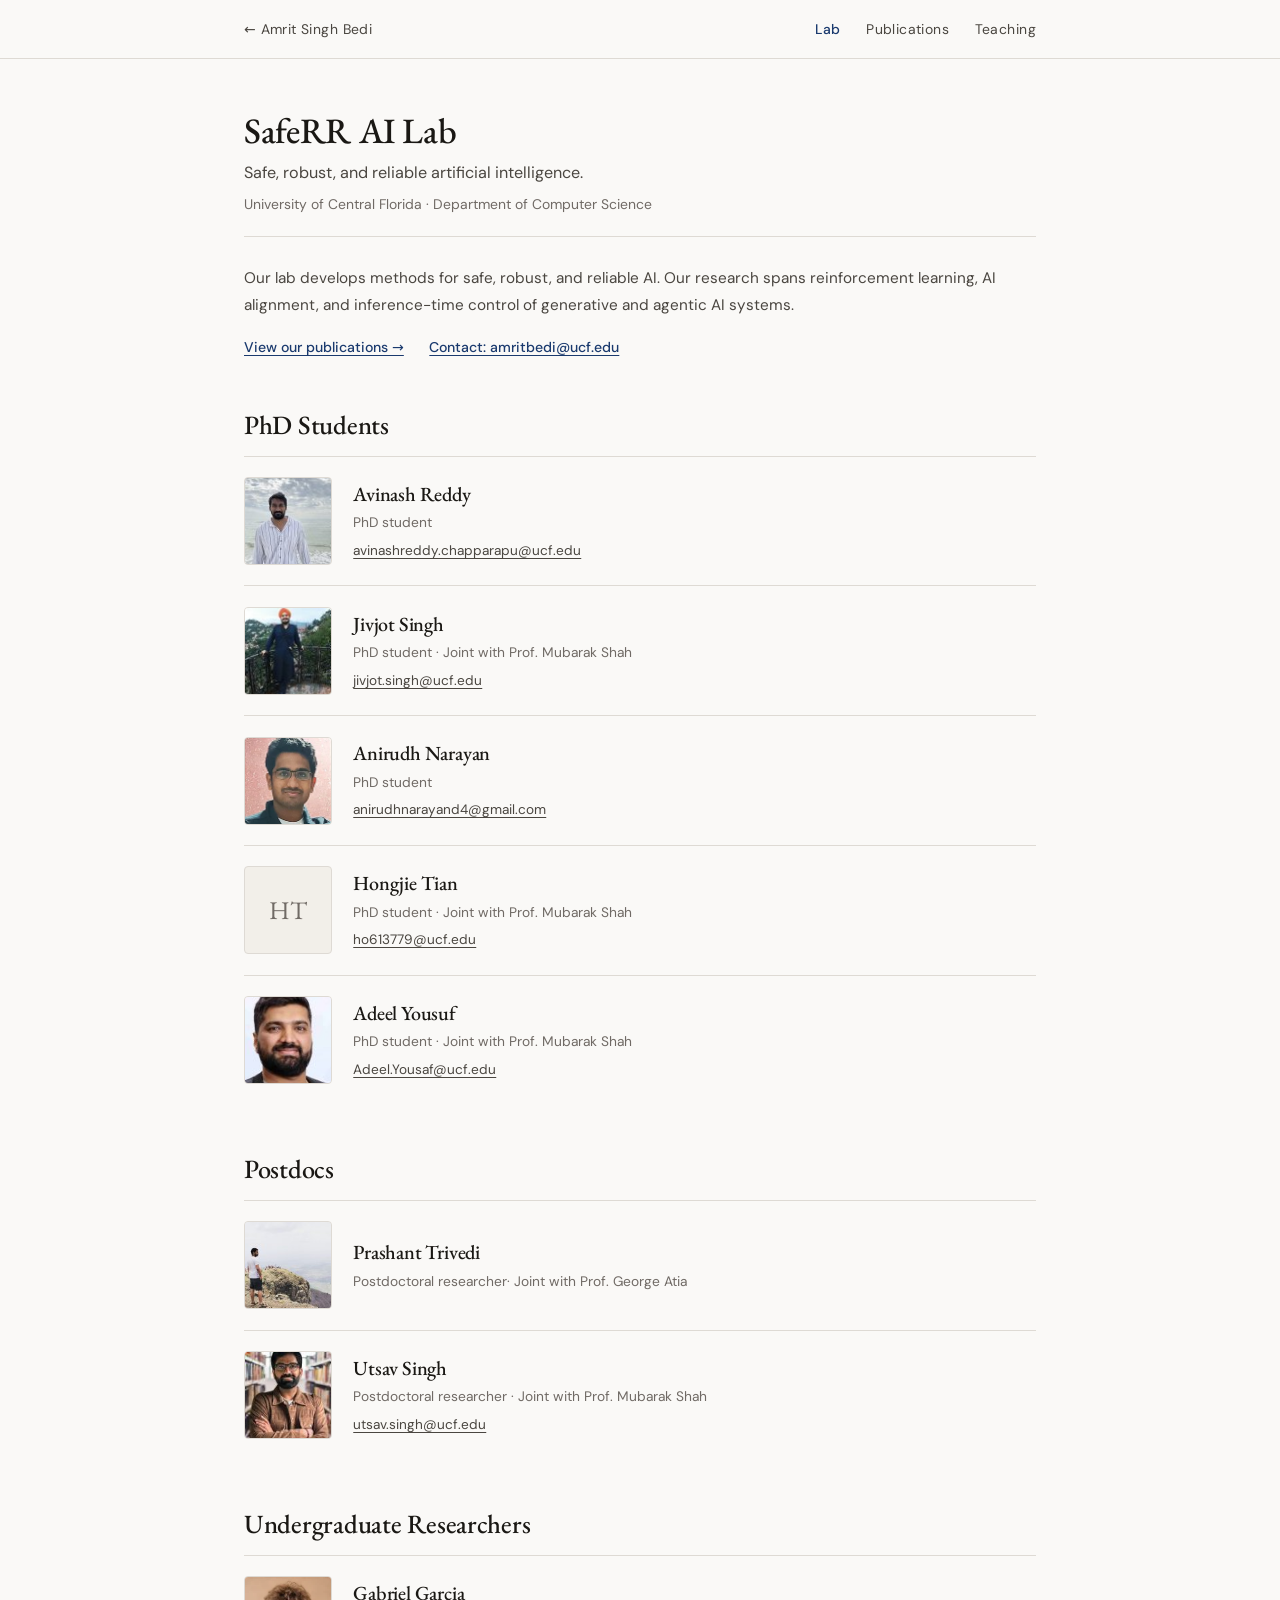
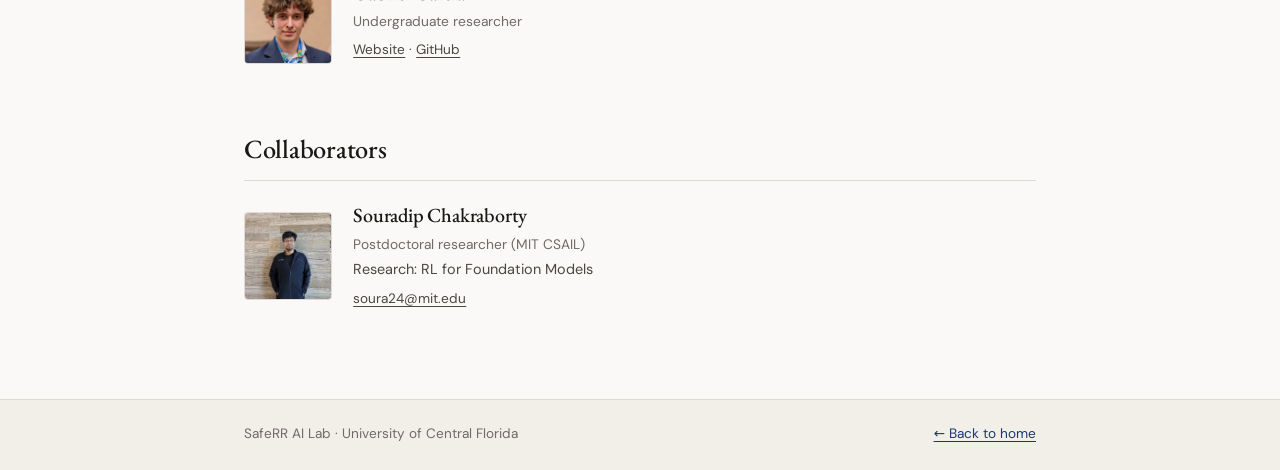
<file: lab.html>
<!DOCTYPE html>
<html lang="en">
<head>
  <meta charset="UTF-8" />
  <meta name="viewport" content="width=device-width, initial-scale=1.0" />

  <title>SafeRR AI Lab — Amrit Singh Bedi</title>
  <meta name="description" content="Meet the SafeRR AI Lab at UCF, led by Amrit Singh Bedi. We study safe, robust, and reliable AI, reinforcement learning, and AI alignment.">
  <link rel="canonical" href="https://amrit-singh-bedi.github.io/lab.html">
  <link rel="icon" href="favicon.ico" sizes="any">
  <link rel="icon" href="favicon.svg" type="image/svg+xml">
  <link rel="icon" href="favicon.png" type="image/png" sizes="96x96">
  <link rel="apple-touch-icon" href="apple-touch-icon.png" sizes="180x180">
  <meta name="theme-color" content="#1a3a6e">
  <meta property="og:site_name" content="Amrit Singh Bedi · SafeRR AI Lab">
  <meta property="og:type" content="website">
  <meta property="og:title" content="SafeRR AI Lab — Amrit Singh Bedi">
  <meta property="og:description" content="Meet the SafeRR AI Lab at UCF, led by Amrit Singh Bedi. We study safe, robust, and reliable AI, reinforcement learning, and AI alignment.">
  <meta property="og:url" content="https://amrit-singh-bedi.github.io/lab.html">
  <meta property="og:image" content="https://amrit-singh-bedi.github.io/assets/site-preview.png">
  <meta property="og:image:width" content="1200">
  <meta property="og:image:height" content="630">
  <meta property="og:image:alt" content="Amrit Singh Bedi, SafeRR AI Lab, University of Central Florida">
  <meta name="twitter:card" content="summary_large_image">
  <style data-source="assets/fonts.css">
@font-face {
  font-family: 'DM Sans';
  font-style: normal;
  font-weight: 300 500;
  font-display: swap;
  src: url(assets/fonts/dm-sans-normal-web.woff2) format('woff2');
  unicode-range: U+0000-00FF, U+0131, U+0152-0153, U+02BB-02BC, U+02C6, U+02DA, U+02DC, U+0304, U+0308, U+0329, U+2000-206F, U+20AC, U+2122, U+2191, U+2193, U+2212, U+2215, U+FEFF, U+FFFD;
}
@font-face {
  font-family: 'EB Garamond';
  font-style: italic;
  font-weight: 400;
  font-display: swap;
  src: url(assets/fonts/eb-garamond-italic-latin.woff2) format('woff2');
  unicode-range: U+0000-00FF, U+0131, U+0152-0153, U+02BB-02BC, U+02C6, U+02DA, U+02DC, U+0304, U+0308, U+0329, U+2000-206F, U+20AC, U+2122, U+2191, U+2193, U+2212, U+2215, U+FEFF, U+FFFD;
}
@font-face {
  font-family: 'EB Garamond';
  font-style: normal;
  font-weight: 400 600;
  font-display: swap;
  src: url(assets/fonts/eb-garamond-normal-web.woff2) format('woff2');
  unicode-range: U+0000-00FF, U+0131, U+0152-0153, U+02BB-02BC, U+02C6, U+02DA, U+02DC, U+0304, U+0308, U+0329, U+2000-206F, U+20AC, U+2122, U+2191, U+2193, U+2212, U+2215, U+FEFF, U+FFFD;
}

/* Georgia fallback matches the web font's heading-weighted advance widths
   and vertical metrics. The original font is displayed once downloaded. */
@font-face {
  font-family: 'EB Garamond Fallback';
  src: local('Georgia');
  font-style: normal;
  font-weight: 400 600;
  size-adjust: 90.7659%;
  ascent-override: 110.9447%;
  descent-override: 32.8317%;
  line-gap-override: 0%;
}
  </style>

  <style>
    *,*::before,*::after{box-sizing:border-box;margin:0;padding:0}

    :root{
      --ink:#1a1814;
      --ink-mid:#4a4640;
      --ink-faint:#706a65;
      --paper:#faf9f7;
      --cream:#f2efe9;
      --rule:#dedad4;
      --blue:#1a3a6e;
      --gold:#b8880a;
      --serif:'EB Garamond','EB Garamond Fallback',Georgia,serif;
      --sans:'DM Sans',system-ui,sans-serif;
      --max:860px;
    }

    html{font-size:17px}

    body{
      font-family:var(--sans);
      background:var(--paper);
      color:var(--ink);
      line-height:1.65;
    }

    a{color:var(--blue);text-underline-offset:3px}
    a:hover{text-decoration:underline}

    a:focus-visible{
      outline:2px solid var(--blue);
      outline-offset:4px;
      border-radius:2px;
    }

    .skip-link{
      position:absolute;
      left:1rem;
      top:-5rem;
      padding:0.5rem 1rem;
      background:var(--paper);
      z-index:200;
    }

    .skip-link:focus{top:0.5rem}

    /* Header */
    header{
      position:sticky;
      top:0;
      z-index:100;
      background:rgba(250,249,247,0.95);
      backdrop-filter:blur(8px);
      border-bottom:1px solid var(--rule);
    }

    .header-inner{
      max-width:var(--max);
      margin:0 auto;
      padding:0.8rem 2rem;
      min-height:58px;
      display:flex;
      align-items:center;
      justify-content:space-between;
      gap:0.65rem 1.5rem;
      flex-wrap:wrap;
    }

    .back-link,nav a{
      font-size:0.82rem;
      font-weight:400;
      color:var(--ink-mid);
      text-decoration:none;
      letter-spacing:0.03em;
    }

    nav{display:flex;gap:1.5rem;flex-wrap:wrap}

    nav a[aria-current="page"]{
      color:var(--blue);
      font-weight:500;
    }

    /* Page introduction */
    main{
      max-width:var(--max);
      margin:0 auto;
      padding:3rem 2rem 4rem;
    }

    .page-head{
      margin-bottom:1.6rem;
      padding-bottom:1.2rem;
      border-bottom:1px solid var(--rule);
    }

    h1,h2,h3{
      font-family:var(--serif);
      font-weight:500;
      letter-spacing:-0.01em;
    }

    h1{
      font-size:2.1rem;
      line-height:1.2;
      margin-bottom:0.45rem;
    }

    .tagline{
      font-size:0.95rem;
      color:var(--ink-mid);
      margin-bottom:0.35rem;
    }

    .affiliation{
      font-size:0.82rem;
      color:var(--ink-faint);
    }

    .intro{
      font-size:0.9rem;
      color:var(--ink-mid);
      line-height:1.8;
    }

    .intro p{margin-bottom:0.9rem}

    .intro-links{
      display:flex;
      gap:0.5rem 1.5rem;
      flex-wrap:wrap;
      font-size:0.83rem;
    }

    .intro-links a{font-weight:500}

    /* People sections */
    section{
      margin-top:2.5rem;
      scroll-margin-top:7rem;
    }

    h2{
      font-size:1.55rem;
      padding-bottom:0.55rem;
      border-bottom:1px solid var(--rule);
    }

    .people{list-style:none}

    .person{
      padding:1.2rem 0;
      border-bottom:1px solid var(--rule);
      overflow-wrap:anywhere;
    }

    .person:last-child{border-bottom:0}

    h3{
      font-size:1.18rem;
      line-height:1.4;
      margin-bottom:0.2rem;
    }

    .person p{
      font-size:0.85rem;
      color:var(--ink-mid);
      margin-top:0.15rem;
    }

    .person .person-meta{
      font-size:0.81rem;
      color:var(--ink-faint);
    }

    .person .person-links{
      font-size:0.8rem;
      margin-top:0.35rem;
    }

    .person-with-photo{
      display:grid;
      grid-template-columns:88px minmax(0,1fr);
      align-items:center;
      gap:1.25rem;
    }

    .person-details{min-width:0}

    /* Photo placeholders */
    .person-photo{
      position:relative;
      width:88px;
      height:88px;
      overflow:hidden;
      border:1px solid var(--rule);
      border-radius:4px;
      background:var(--cream);
    }

    .photo-placeholder{
      position:absolute;
      inset:0;
      display:flex;
      align-items:center;
      justify-content:center;
      font-family:var(--serif);
      font-size:1.5rem;
      color:var(--ink-faint);
    }

    .person-photo img{
      position:relative;
      display:block;
      width:100%;
      height:100%;
      object-fit:cover;
      object-position:center;
    }

    .person-photo img[hidden]{display:none}

    /* Keep member links in the same text color */
    .person h3 a{
      color:inherit;
      text-decoration:none;
    }

    .person h3 a:hover{text-decoration:underline}
    .person .person-links a{color:inherit}

    /* Footer */
    footer{
      border-top:1px solid var(--rule);
      background:var(--cream);
    }

    .footer-inner{
      max-width:var(--max);
      margin:0 auto;
      padding:1.4rem 2rem;
      display:flex;
      align-items:center;
      justify-content:space-between;
      gap:0.5rem 1rem;
      flex-wrap:wrap;
    }

    .footer-inner p{
      font-size:0.8rem;
      color:var(--ink-faint);
    }

    /* Mobile */
    @media(max-width:560px){
      .header-inner{padding:0.8rem 1.25rem;column-gap:0.5rem}
      nav{gap:1.2rem}
      main{padding:2.25rem 1.25rem 3rem}
      h1{font-size:1.9rem}

      .person-with-photo{
        grid-template-columns:72px minmax(0,1fr);
        gap:1rem;
      }

      .person-photo{
        width:72px;
        height:72px;
      }

      .footer-inner{padding:1.2rem 1.25rem}
    }

    /* Keep the contact links on stable rows while the web font arrives. */
    @media(max-width:420px){
      .intro-links{flex-direction:column;align-items:flex-start}
    }
  </style>
  <script type="application/ld+json">
{
  "@context": "https://schema.org",
  "@type": "ResearchOrganization",
  "name": "SafeRR AI Lab",
  "url": "https://amrit-singh-bedi.github.io/lab.html",
  "description": "Meet the SafeRR AI Lab at UCF, led by Amrit Singh Bedi. We study safe, robust, and reliable AI, reinforcement learning, and AI alignment.",
  "parentOrganization": {
    "@type": "CollegeOrUniversity",
    "name": "University of Central Florida",
    "url": "https://www.ucf.edu/"
  }
}
  </script>
</head>

<body>

<a class="skip-link" href="#main-content">Skip to content</a>

<header>
  <div class="header-inner">
    <a class="back-link" href="index.html">← Amrit Singh Bedi</a>

    <nav aria-label="Main navigation">
      <a href="lab.html" aria-current="page">Lab</a>
      <a href="publications.html">Publications</a>
      <a href="teaching.html">Teaching</a>
    </nav>
  </div>
</header>

<main id="main-content" tabindex="-1">

  <div class="page-head">
    <h1>SafeRR AI Lab</h1>
    <p class="tagline">Safe, robust, and reliable artificial intelligence.</p>
    <p class="affiliation">
      University of Central Florida · Department of Computer Science
    </p>
  </div>

  <div class="intro">
    <p>
      Our lab develops methods for
      safe, robust, and reliable AI. Our research spans reinforcement learning,
      AI alignment, and inference-time control of generative and agentic AI systems.
    </p>

    <div class="intro-links">
      <a href="publications.html">View our publications →</a>
      <a href="mailto:amritbedi@ucf.edu">Contact: amritbedi@ucf.edu</a>
    </div>
  </div>

  <!--
    PHOTOS
    Create a folder named students beside lab.html and add these files:

      students/avinash-reddy.jpg
      students/jivjot-singh.jpg
      students/anirudh-narayan.jpg
      students/adeel-yousuf.jpg
      students/prashant-trivedi.jpg
      students/utsav-singh.jpg

    Filenames are case-sensitive. To use PNG or another image format,
    change the corresponding image src below to match your filename.

    Initials appear when a photo is missing.
    Refresh after uploading photos.

    ADDING PEOPLE
    Duplicate a complete li.person-with-photo block and edit its details.
    The Collaborators section remains a template for you to fill in later.
  -->

  <!-- PhD Students -->
  <section id="phd-students" aria-labelledby="phd-heading">
    <h2 id="phd-heading">PhD Students</h2>

    <ul class="people">

      <!-- Avinash Reddy -->
      <li class="person person-with-photo">
        <div class="person-photo">
          <span class="photo-placeholder" aria-hidden="true">AR</span>
          <img
            src="students/avinash.jpeg"
            alt="Avinash Reddy"
            width="88"
            height="88"
            loading="lazy"
            decoding="async"
            onerror="this.hidden=true;">
        </div>

        <div class="person-details">
          <h3>Avinash Reddy</h3>
          <p class="person-meta">PhD student</p>
          <p class="person-links">
            <a href="mailto:avinashreddy.chapparapu@ucf.edu">
              avinashreddy.chapparapu@ucf.edu
            </a>
          </p>
        </div>
      </li>

      <!-- Jivjot Singh -->
      <li class="person person-with-photo">
        <div class="person-photo">
          <span class="photo-placeholder" aria-hidden="true">JS</span>
          <img
            src="students/jivjot.jpeg"
            alt="Jivjot Singh"
            width="88"
            height="88"
            loading="lazy"
            decoding="async"
            onerror="this.hidden=true;">
        </div>

        <div class="person-details">
          <h3>Jivjot Singh</h3>
          <p class="person-meta">
            PhD student · Joint with Prof. Mubarak Shah
          </p>
          <p class="person-links">
            <a href="mailto:jivjot.singh@ucf.edu">
              jivjot.singh@ucf.edu
            </a>
          </p>
        </div>
      </li>

      <!-- Anirudh Narayan -->
      <li class="person person-with-photo">
        <div class="person-photo">
          <span class="photo-placeholder" aria-hidden="true">AN</span>
          <img
            src="students/anirudh-176.webp" srcset="students/anirudh-176.webp 176w, students/anirudh-264.webp 264w" sizes="(max-width: 560px) 72px, 88px"
            alt="Anirudh Narayan"
            width="88"
            height="88"
            loading="lazy"
            decoding="async"
            onerror="this.hidden=true;">
        </div>

        <div class="person-details">
          <h3>Anirudh Narayan</h3>
          <p class="person-meta">PhD student</p>
          <p class="person-links">
            <a href="mailto:anirudhnarayand4@gmail.com">
              anirudhnarayand4@gmail.com
            </a>
          </p>
        </div>
      </li>

      <!-- Hongjie Tian -->
      <li class="person person-with-photo">
        <div class="person-photo">
          <span class="photo-placeholder" aria-hidden="true">HT</span>
        </div>

        <div class="person-details">
          <h3>Hongjie Tian</h3>
          <p class="person-meta">PhD student · Joint with Prof. Mubarak Shah</p>
          <p class="person-links">
            <a href="mailto:ho613779@ucf.edu">ho613779@ucf.edu</a>
          </p>
        </div>
      </li>

      <!-- Adeel Yousuf -->
      <li class="person person-with-photo">
        <div class="person-photo">
          <span class="photo-placeholder" aria-hidden="true">AY</span>
          <img
            src="students/adeel.jpeg"
            alt="Adeel Yousuf"
            width="88"
            height="88"
            loading="lazy"
            decoding="async"
            onerror="this.hidden=true;">
        </div>

        <div class="person-details">
          <h3>Adeel Yousuf</h3>
          <p class="person-meta">
            PhD student · Joint with Prof. Mubarak Shah
          </p>
          <p class="person-links">
            <a href="mailto:Adeel.Yousaf@ucf.edu">
              Adeel.Yousaf@ucf.edu
            </a>
          </p>
        </div>
      </li>

    </ul>
  </section>

  <!-- Postdocs -->
  <section id="postdocs" aria-labelledby="postdoc-heading">
    <h2 id="postdoc-heading">Postdocs</h2>

    <ul class="people">

      <!-- Prashant Trivedi -->
      <li class="person person-with-photo">
        <div class="person-photo">
          <span class="photo-placeholder" aria-hidden="true">PT</span>
          <img
            src="students/prashant.jpeg"
            alt="Prashant Trivedi"
            width="88"
            height="88"
            loading="lazy"
            decoding="async"
            onerror="this.hidden=true;">
        </div>

        <div class="person-details">
          <h3>
            <a
              href="https://prashantrivedi.github.io/"
              target="_blank"
              rel="noopener noreferrer">
              Prashant Trivedi
            </a>
          </h3>
          <p class="person-meta">Postdoctoral researcher· Joint with Prof. George Atia</p>
        </div>
      </li>

      <!-- Utsav Singh -->
      <li class="person person-with-photo">
        <div class="person-photo">
          <span class="photo-placeholder" aria-hidden="true">US</span>
          <img
            src="students/utsav.jpeg"
            alt="Utsav Singh"
            width="88"
            height="88"
            loading="lazy"
            decoding="async"
            onerror="this.hidden=true;">
        </div>

        <div class="person-details">
          <h3>Utsav Singh</h3>
          <p class="person-meta">
            Postdoctoral researcher · Joint with Prof. Mubarak Shah
          </p>
          <p class="person-links">
            <a href="mailto:utsav.singh@ucf.edu">
              utsav.singh@ucf.edu
            </a>
          </p>
        </div>
      </li>

    </ul>
  </section>

  <section id="undergraduate-researchers" aria-labelledby="undergraduate-heading">
    <h2 id="undergraduate-heading">Undergraduate Researchers</h2>
    <ul class="people">
      <li class="person person-with-photo">
        <div class="person-photo">
          <span class="photo-placeholder" aria-hidden="true">GG</span>
          <img src="students/gabriel-garcia-176.webp" srcset="students/gabriel-garcia-176.webp 176w, students/gabriel-garcia-264.webp 264w" sizes="(max-width: 560px) 72px, 88px" alt="Gabriel Garcia" width="88" height="88" loading="lazy" decoding="async" onerror="this.hidden=true;">
        </div>
        <div class="person-details">
          <h3><a href="https://gpgabriel25.github.io/">Gabriel Garcia</a></h3>
          <p class="person-meta">Undergraduate researcher</p>
          <p class="person-links"><a href="https://gpgabriel25.github.io/">Website</a> · <a href="https://github.com/Gpgabriel25">GitHub</a></p>
        </div>
      </li>
    </ul>
  </section>

  <!-- Collaborators -->
  <section id="collaborators" aria-labelledby="collaborator-heading">
    <h2 id="collaborator-heading">Collaborators</h2>

    <ul class="people">

            <!-- Souradip Chakraborty -->
      <li class="person person-with-photo">
        <div class="person-photo">
          <span class="photo-placeholder" aria-hidden="true">US</span>
          <img
            src="students/souradip.jpeg"
            alt="Souradip Chakraborty"
            width="88"
            height="88"
            loading="lazy"
            decoding="async"
            onerror="this.hidden=true;">
        </div>

        <div class="person-details">
          <h3>Souradip Chakraborty</h3>
          <p class="person-meta">
            Postdoctoral researcher (MIT CSAIL)
            <p>Research: RL for Foundation Models</p>
          </p>
          <p class="person-links">
            <a href="mailto:soura24@mit.edu">
              soura24@mit.edu
            </a>
          </p>
        </div>
      </li>
      
          </ul>
  </section>

</main>

<footer>
  <div class="footer-inner">
    <p>SafeRR AI Lab · University of Central Florida</p>
    <p><a href="index.html">← Back to home</a></p>
  </div>
</footer>

</body>
</html>
</file>
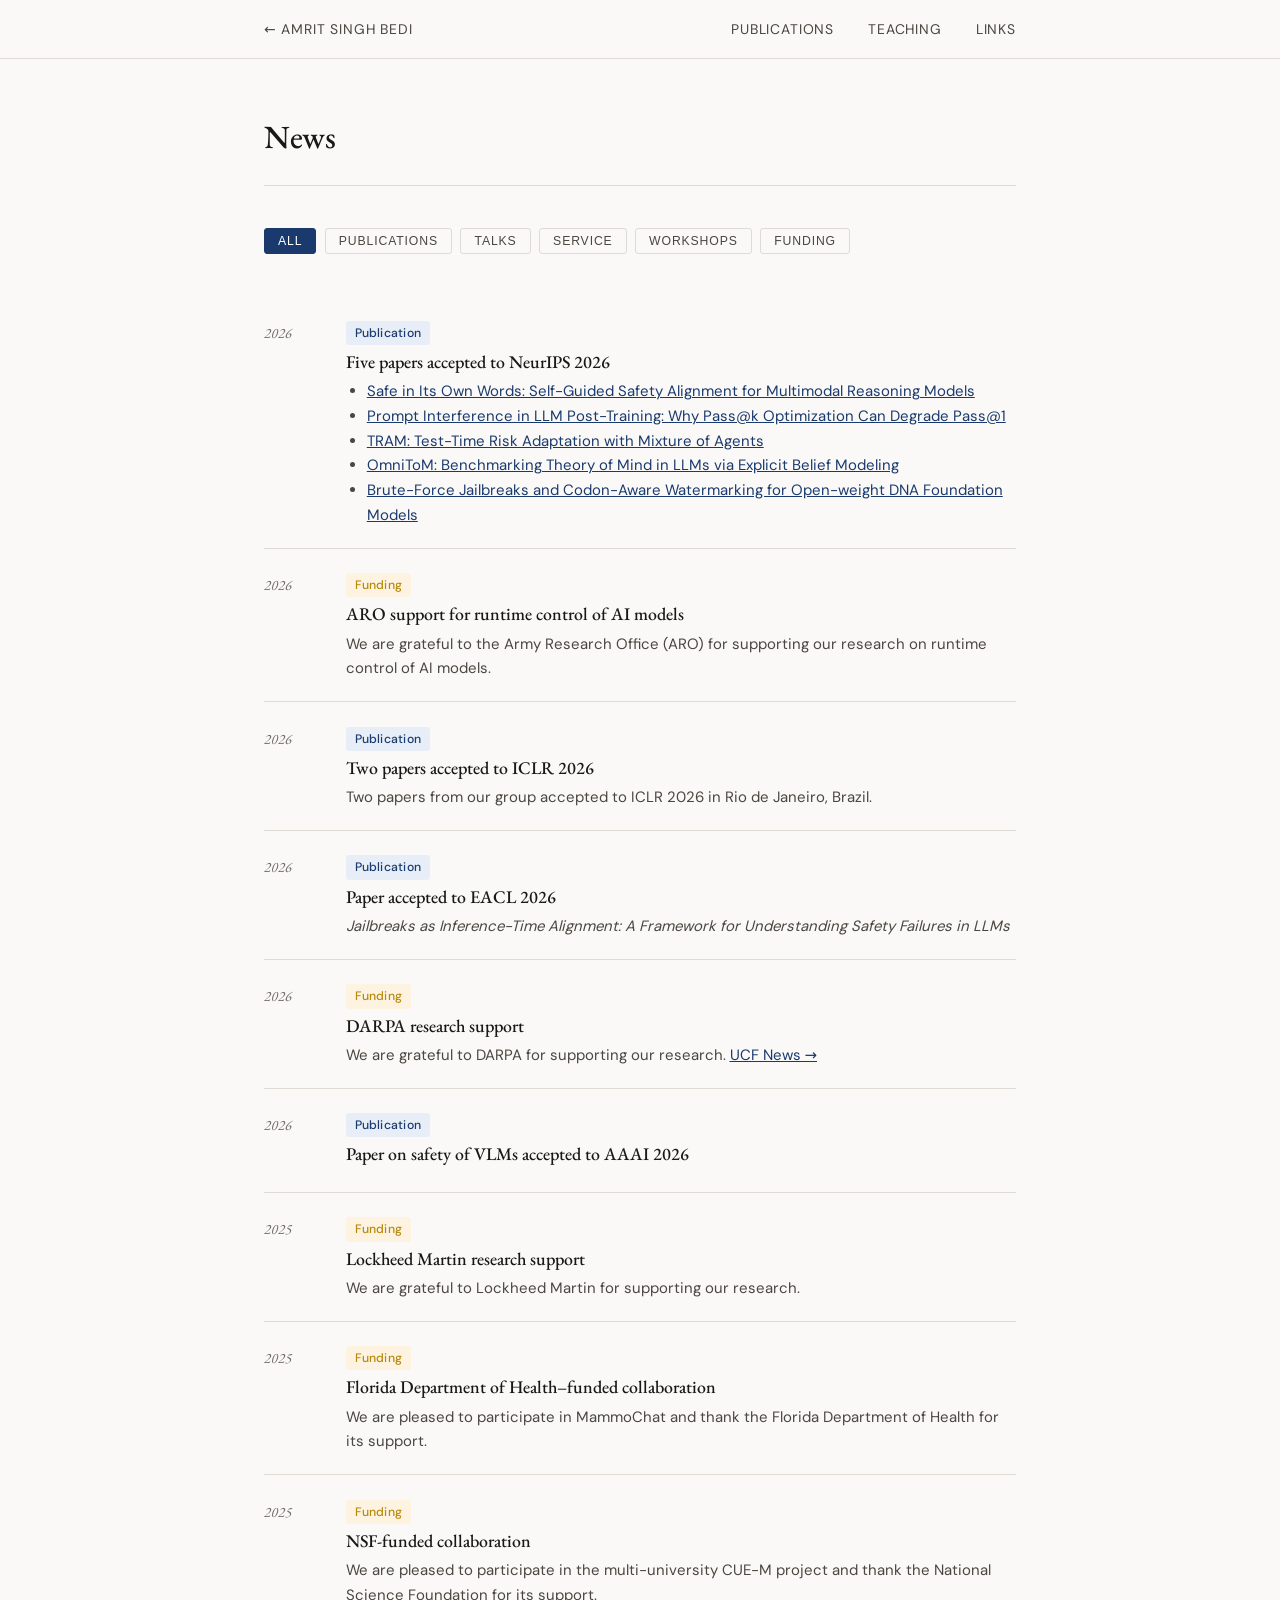
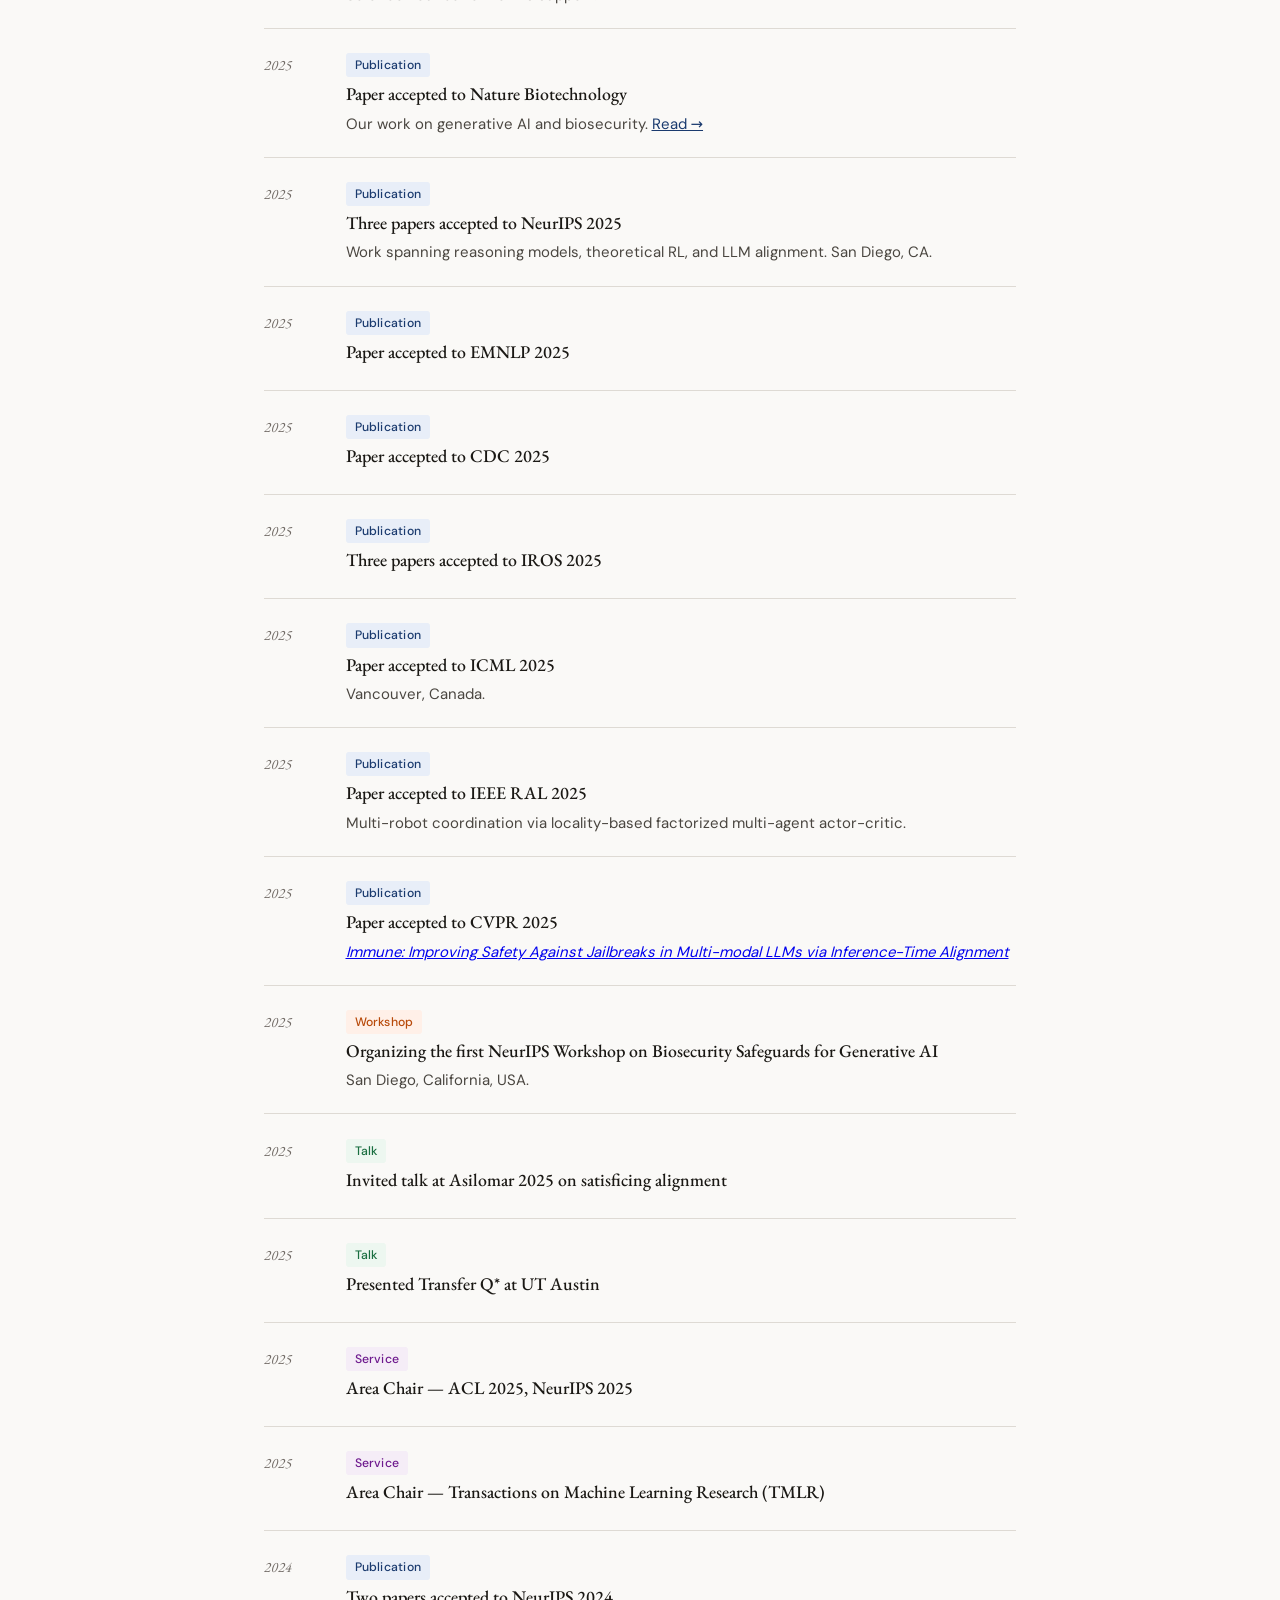
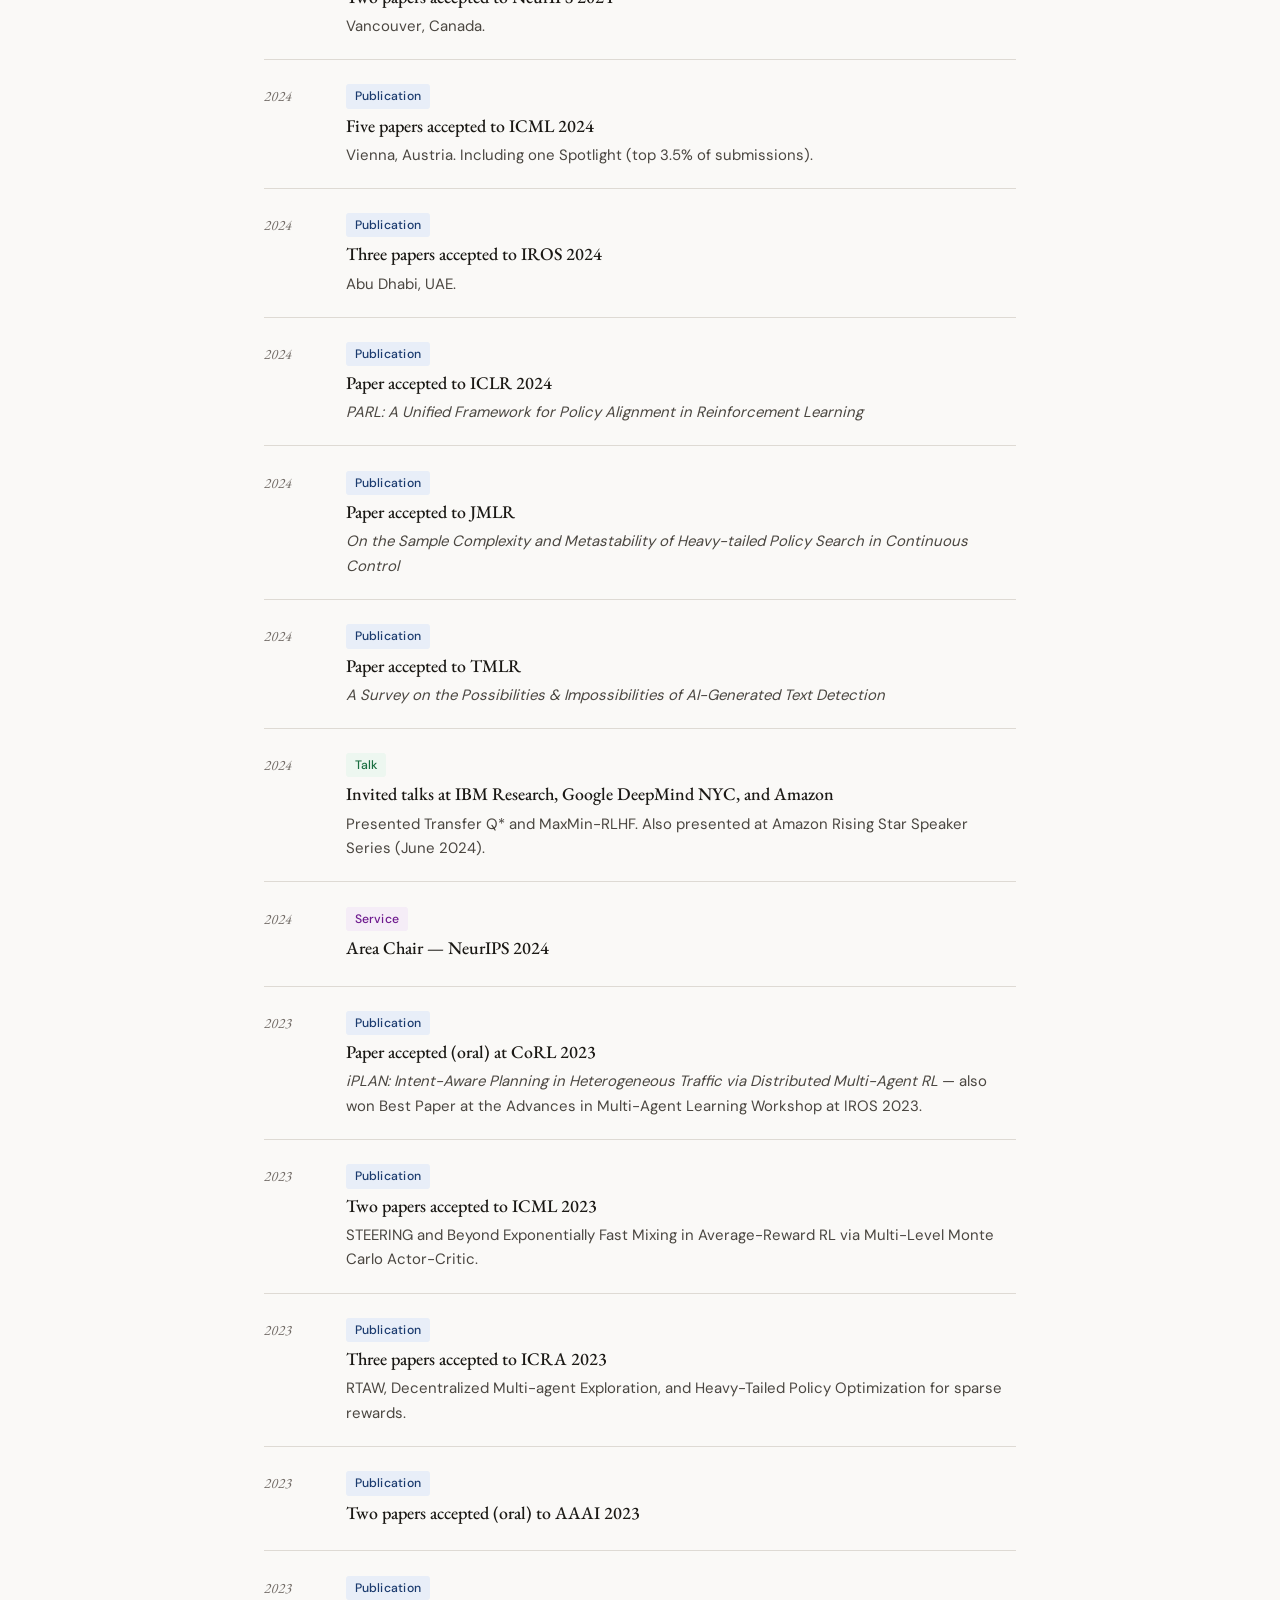
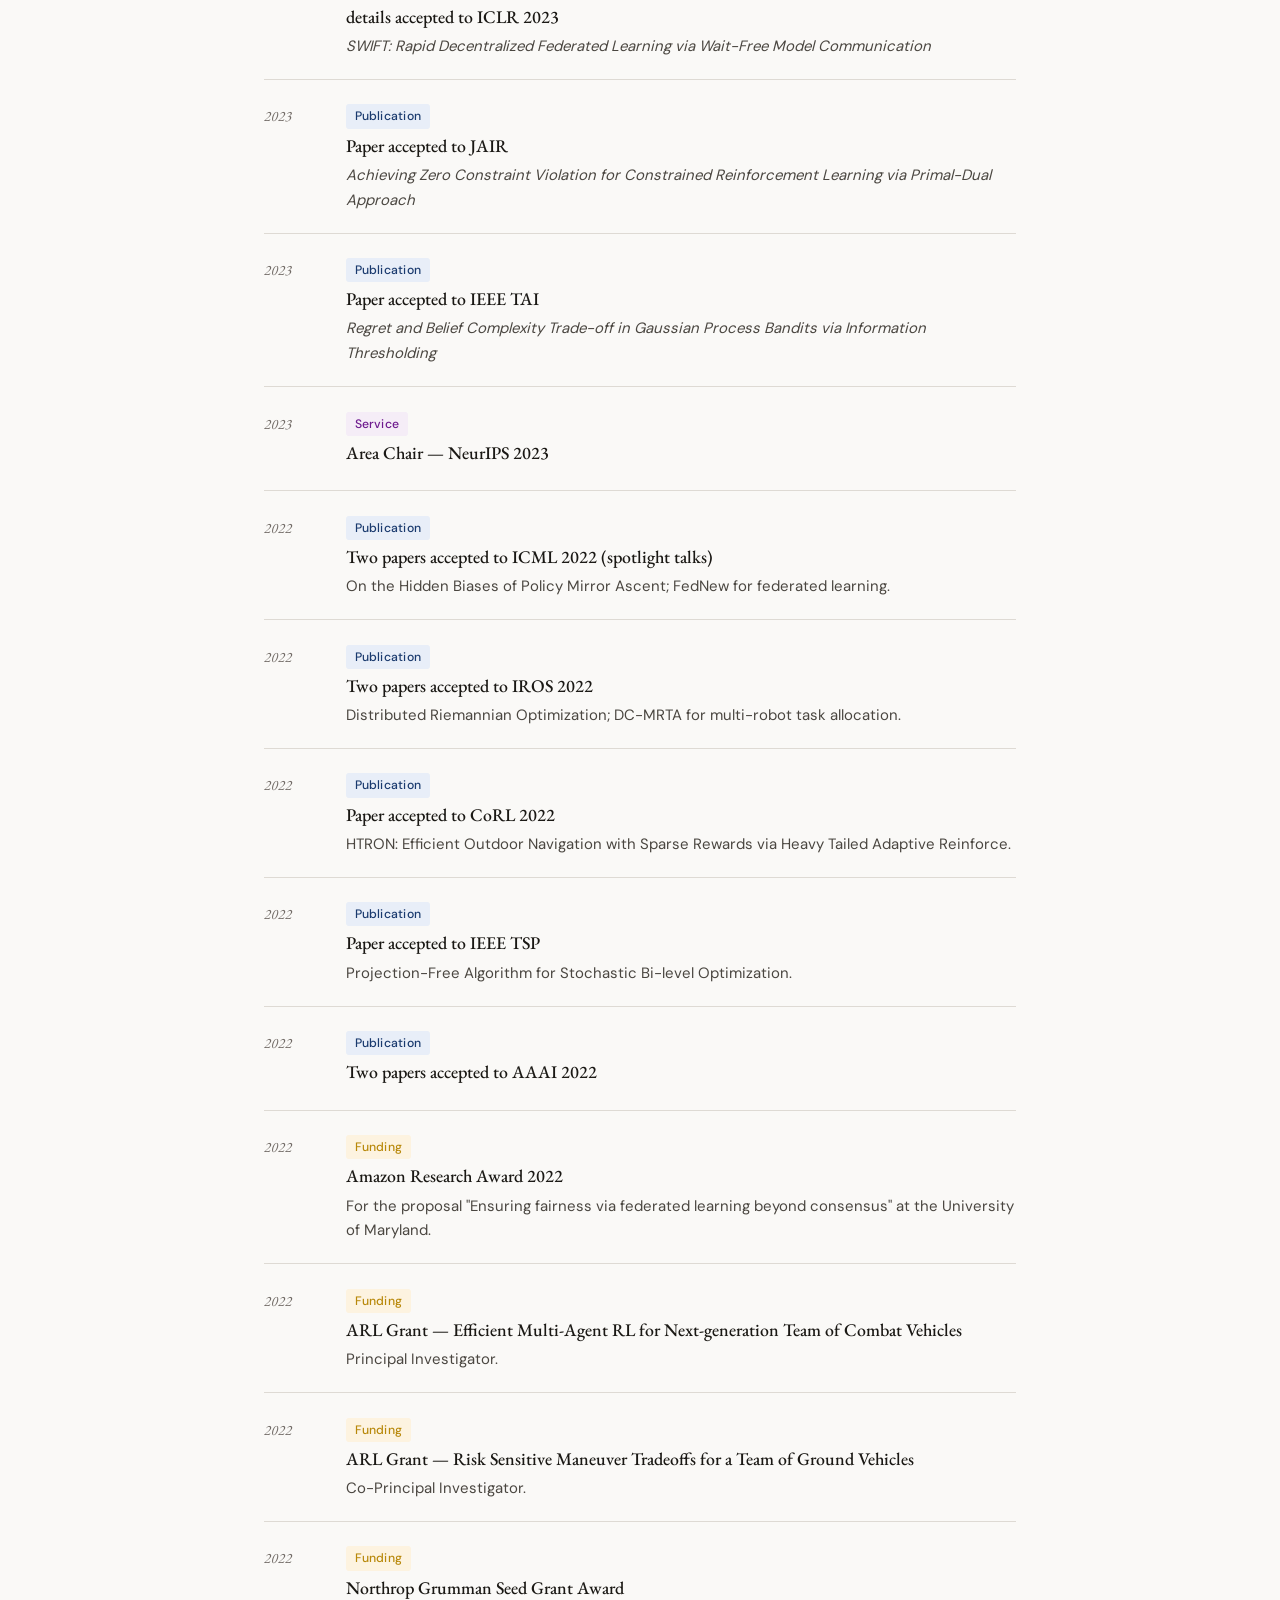
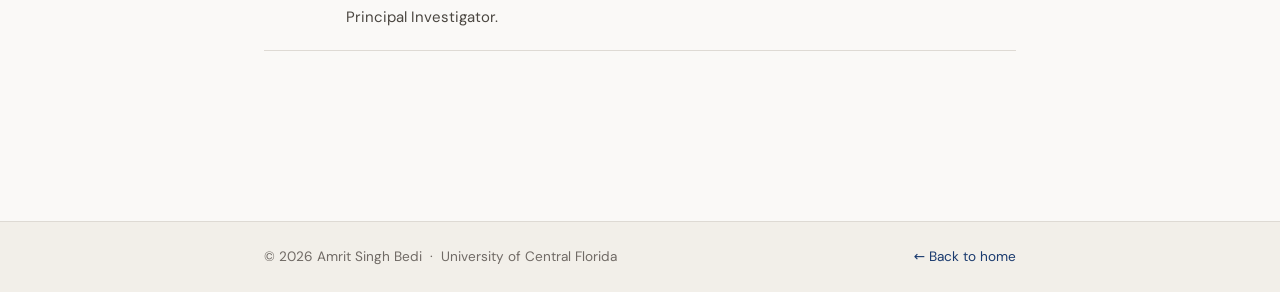
<file: news.html>
<!DOCTYPE html>
<html lang="en">
<head>
  <meta charset="UTF-8" />
  <meta name="viewport" content="width=device-width, initial-scale=1.0" />
  <title>News — Amrit Singh Bedi</title>
  <meta name="description" content="Research news, publications, talks, awards, and funding updates from Amrit Singh Bedi and the SafeRR AI Lab at the University of Central Florida.">
  <link rel="canonical" href="https://amrit-singh-bedi.github.io/news.html">
  <link rel="icon" href="favicon.ico" sizes="any">
  <link rel="icon" href="favicon.svg" type="image/svg+xml">
  <link rel="icon" href="favicon.png" type="image/png" sizes="96x96">
  <link rel="apple-touch-icon" href="apple-touch-icon.png" sizes="180x180">
  <meta name="theme-color" content="#1a3a6e">
  <meta property="og:site_name" content="Amrit Singh Bedi · SafeRR AI Lab">
  <meta property="og:type" content="website">
  <meta property="og:title" content="News — Amrit Singh Bedi">
  <meta property="og:description" content="Research news, publications, talks, awards, and funding updates from Amrit Singh Bedi and the SafeRR AI Lab at the University of Central Florida.">
  <meta property="og:url" content="https://amrit-singh-bedi.github.io/news.html">
  <meta property="og:image" content="https://amrit-singh-bedi.github.io/assets/site-preview.png">
  <meta property="og:image:width" content="1200">
  <meta property="og:image:height" content="630">
  <meta property="og:image:alt" content="Amrit Singh Bedi, SafeRR AI Lab, University of Central Florida">
  <meta name="twitter:card" content="summary_large_image">
  <style data-source="assets/fonts.css">
@font-face {
  font-family: 'DM Sans';
  font-style: normal;
  font-weight: 300 500;
  font-display: swap;
  src: url(assets/fonts/dm-sans-normal-web.woff2) format('woff2');
  unicode-range: U+0000-00FF, U+0131, U+0152-0153, U+02BB-02BC, U+02C6, U+02DA, U+02DC, U+0304, U+0308, U+0329, U+2000-206F, U+20AC, U+2122, U+2191, U+2193, U+2212, U+2215, U+FEFF, U+FFFD;
}
@font-face {
  font-family: 'EB Garamond';
  font-style: italic;
  font-weight: 400;
  font-display: swap;
  src: url(assets/fonts/eb-garamond-italic-latin.woff2) format('woff2');
  unicode-range: U+0000-00FF, U+0131, U+0152-0153, U+02BB-02BC, U+02C6, U+02DA, U+02DC, U+0304, U+0308, U+0329, U+2000-206F, U+20AC, U+2122, U+2191, U+2193, U+2212, U+2215, U+FEFF, U+FFFD;
}
@font-face {
  font-family: 'EB Garamond';
  font-style: normal;
  font-weight: 400 600;
  font-display: swap;
  src: url(assets/fonts/eb-garamond-normal-web.woff2) format('woff2');
  unicode-range: U+0000-00FF, U+0131, U+0152-0153, U+02BB-02BC, U+02C6, U+02DA, U+02DC, U+0304, U+0308, U+0329, U+2000-206F, U+20AC, U+2122, U+2191, U+2193, U+2212, U+2215, U+FEFF, U+FFFD;
}

/* Georgia fallback matches the web font's heading-weighted advance widths
   and vertical metrics. The original font is displayed once downloaded. */
@font-face {
  font-family: 'EB Garamond Fallback';
  src: local('Georgia');
  font-style: normal;
  font-weight: 400 600;
  size-adjust: 90.7659%;
  ascent-override: 110.9447%;
  descent-override: 32.8317%;
  line-gap-override: 0%;
}
  </style>
  <style>
    *,*::before,*::after{box-sizing:border-box;margin:0;padding:0}
    :root{--ink:#1a1814;--ink-mid:#4a4640;--ink-faint:#706a65;--paper:#faf9f7;--cream:#f2efe9;--rule:#dedad4;--blue:#1a3a6e;--blue-lt:#e8eef8;--gold:#b8880a;--serif:'EB Garamond','EB Garamond Fallback',Georgia,serif;--sans:'DM Sans',system-ui,sans-serif;--max:820px}
    html{scroll-behavior:smooth;font-size:17px}
    body{font-family:var(--sans);background:var(--paper);color:var(--ink);line-height:1.65}
    header{position:sticky;top:0;z-index:100;background:rgba(250,249,247,0.95);backdrop-filter:blur(8px);border-bottom:1px solid var(--rule)}
    .header-inner{max-width:var(--max);margin:0 auto;padding:0 2rem;height:58px;display:flex;align-items:center;justify-content:space-between}
    .back-link{font-size:0.82rem;font-weight:400;letter-spacing:0.06em;text-transform:uppercase;color:var(--ink-mid);text-decoration:none}
    .back-link:hover{color:var(--blue)}
    nav{display:flex;gap:2rem}
    nav a{font-size:0.82rem;font-weight:400;color:var(--ink-mid);text-decoration:none;letter-spacing:0.06em;text-transform:uppercase}
    nav a:hover{color:var(--blue)}
    main{max-width:var(--max);margin:0 auto;padding:3rem 2rem 6rem}
    .page-head{margin-bottom:2.5rem;padding-bottom:1.25rem;border-bottom:1px solid var(--rule)}
    .page-head h1{font-family:var(--serif);font-size:1.9rem;font-weight:500;letter-spacing:-0.01em}

    /* Filter bar */
    .filter-bar{display:flex;gap:0.5rem;flex-wrap:wrap;margin-bottom:2.5rem}
    .fbtn{font-size:0.72rem;font-weight:500;letter-spacing:0.07em;text-transform:uppercase;padding:5px 13px;border-radius:3px;border:1px solid var(--rule);background:var(--paper);color:var(--ink-mid);cursor:pointer;transition:all 0.14s}
    .fbtn:hover{background:var(--cream)}
    .fbtn.active{background:var(--blue);color:#fff;border-color:var(--blue)}

    /* News items */
    .news-item{display:grid;grid-template-columns:56px 1fr;gap:1.5rem;padding:1.2rem 0;border-bottom:1px solid var(--rule)}
    .news-item.hidden{display:none}
    .news-year{font-family:var(--serif);font-size:0.85rem;color:var(--ink-faint);font-style:italic;padding-top:4px}
    .news-content h2{font-family:var(--serif);font-size:1.05rem;font-weight:500;color:var(--ink);margin-bottom:0.25rem;line-height:1.4}
    .news-content p{font-size:0.88rem;color:var(--ink-mid);line-height:1.65;margin-top:0.2rem}
    .news-papers{padding-left:1.25rem;font-size:0.88rem;line-height:1.65;color:var(--ink-mid)}
    .news-papers a{color:var(--blue)}
    .tag{display:inline-block;font-size:0.72rem;font-weight:500;letter-spacing:0.02em;padding:2px 9px;border-radius:3px;margin-right:6px;margin-bottom:5px}
    .tag-pub{background:var(--blue-lt);color:var(--blue)}
    .tag-service{background:#f5edf7;color:#6e1a8e}
    .tag-talk{background:#edf7f0;color:#1a6e40}
    .tag-funding{background:#fdf3e0;color:var(--gold)}
    .tag-workshop{background:#fff0e8;color:#b84a0a}

    footer{border-top:1px solid var(--rule);background:var(--cream);margin-top:4rem}
    .footer-inner{max-width:var(--max);margin:0 auto;padding:1.4rem 2rem;display:flex;align-items:center;justify-content:space-between}
    .footer-inner p{font-size:0.8rem;color:var(--ink-faint)}
    @media(max-width:600px){.news-item{grid-template-columns:44px 1fr;gap:1rem}nav{display:none}}
  </style>
</head>
<body>
<header>
  <div class="header-inner">
    <a class="back-link" href="index.html">← Amrit Singh Bedi</a>
    <nav>
      <a href="index.html#publications">Publications</a>
      <a href="index.html#teaching">Teaching</a>
      <a href="index.html#links">Links</a>
    </nav>
  </div>
</header>
<main>
  <div class="page-head">
    <h1>News</h1>
  </div>

  <div class="filter-bar">
    <button class="fbtn active" onclick="filter('all',event)">All</button>
    <button class="fbtn" onclick="filter('pub',event)">Publications</button>
    <button class="fbtn" onclick="filter('talk',event)">Talks</button>
    <button class="fbtn" onclick="filter('service',event)">Service</button>
    <button class="fbtn" onclick="filter('workshop',event)">Workshops</button>
    <button class="fbtn" onclick="filter('funding',event)">Funding</button>
  </div>

  <!-- 2026 -->
  <div class="news-item" id="neurips-2026" data-cat="pub">
    <div class="news-year">2026</div>
    <div class="news-content">
      <span class="tag tag-pub">Publication</span>
      <h2>Five papers accepted to NeurIPS 2026</h2>
      <ul class="news-papers">
        <li><a href="https://neurips.cc/virtual/2026/poster/152939">Safe in Its Own Words: Self-Guided Safety Alignment for Multimodal Reasoning Models</a></li>
        <li><a href="https://neurips.cc/virtual/2026/poster/152425">Prompt Interference in LLM Post-Training: Why Pass@k Optimization Can Degrade Pass@1</a></li>
        <li><a href="https://neurips.cc/virtual/2026/poster/148449">TRAM: Test-Time Risk Adaptation with Mixture of Agents</a></li>
        <li><a href="https://neurips.cc/virtual/2026/poster/138921">OmniToM: Benchmarking Theory of Mind in LLMs via Explicit Belief Modeling</a></li>
        <li><a href="https://neurips.cc/virtual/2026/poster/155344">Brute-Force Jailbreaks and Codon-Aware Watermarking for Open-weight DNA Foundation Models</a></li>
      </ul>
    </div>
  </div>
  <div class="news-item" data-cat="funding"><div class="news-year">2026</div><div class="news-content"><span class="tag tag-funding">Funding</span><h2>ARO support for runtime control of AI models</h2><p>We are grateful to the Army Research Office (ARO) for supporting our research on runtime control of AI models.</p></div></div>
  <div class="news-item" data-cat="pub"><div class="news-year">2026</div><div class="news-content"><span class="tag tag-pub">Publication</span><h2>Two papers accepted to ICLR 2026</h2><p>Two papers from our group accepted to ICLR 2026 in Rio de Janeiro, Brazil.</p></div></div>
  <div class="news-item" data-cat="pub"><div class="news-year">2026</div><div class="news-content"><span class="tag tag-pub">Publication</span><h2>Paper accepted to EACL 2026</h2><p><em>Jailbreaks as Inference-Time Alignment: A Framework for Understanding Safety Failures in LLMs</em></p></div></div>
  <div class="news-item" data-cat="funding"><div class="news-year">2026</div><div class="news-content"><span class="tag tag-funding">Funding</span><h2>DARPA research support</h2><p>We are grateful to DARPA for supporting our research. <a href="https://www.cecs.ucf.edu/ucf-researcher-aims-to-make-ai-safer-more-reliable/" target="_blank" rel="noopener noreferrer" style="color:var(--blue);text-decoration:underline;">UCF News →</a></p></div></div>
 <div class="news-item" data-cat="pub"><div class="news-year">2026</div><div class="news-content"><span class="tag tag-pub">Publication</span><h2>Paper on safety of VLMs accepted to AAAI 2026</h2></div></div>

  <!-- 2025 -->
  <div class="news-item" data-cat="funding"><div class="news-year">2025</div><div class="news-content"><span class="tag tag-funding">Funding</span><h2>Lockheed Martin research support</h2><p>We are grateful to Lockheed Martin for supporting our research.</p></div></div>
  <div class="news-item" data-cat="funding"><div class="news-year">2025</div><div class="news-content"><span class="tag tag-funding">Funding</span><h2>Florida Department of Health–funded collaboration</h2><p>We are pleased to participate in MammoChat and thank the Florida Department of Health for its support.</p></div></div>
  <div class="news-item" data-cat="funding"><div class="news-year">2025</div><div class="news-content"><span class="tag tag-funding">Funding</span><h2>NSF-funded collaboration</h2><p>We are pleased to participate in the multi-university CUE-M project and thank the National Science Foundation for its support.</p></div></div>
  <div class="news-item" data-cat="pub"><div class="news-year">2025</div><div class="news-content"><span class="tag tag-pub">Publication</span><h2>Paper accepted to Nature Biotechnology</h2><p>Our work on generative AI and biosecurity. <a href="https://www.nature.com/articles/s41587-025-02650-8" target="_blank" style="color:var(--blue);text-decoration:underline;">Read →</a></p></div></div>
  <div class="news-item" data-cat="pub"><div class="news-year">2025</div><div class="news-content"><span class="tag tag-pub">Publication</span><h2>Three papers accepted to NeurIPS 2025</h2><p>Work spanning reasoning models, theoretical RL, and LLM alignment. San Diego, CA.</p></div></div>
  <div class="news-item" data-cat="pub"><div class="news-year">2025</div><div class="news-content"><span class="tag tag-pub">Publication</span><h2>Paper accepted to EMNLP 2025</h2></div></div>
  <div class="news-item" data-cat="pub"><div class="news-year">2025</div><div class="news-content"><span class="tag tag-pub">Publication</span><h2>Paper accepted to CDC 2025</h2></div></div>
  <div class="news-item" data-cat="pub"><div class="news-year">2025</div><div class="news-content"><span class="tag tag-pub">Publication</span><h2>Three papers accepted to IROS 2025</h2></div></div>
  <div class="news-item" data-cat="pub"><div class="news-year">2025</div><div class="news-content"><span class="tag tag-pub">Publication</span><h2>Paper accepted to ICML 2025</h2><p>Vancouver, Canada.</p></div></div>
  <div class="news-item" data-cat="pub"><div class="news-year">2025</div><div class="news-content"><span class="tag tag-pub">Publication</span><h2>Paper accepted to IEEE RAL 2025</h2><p>Multi-robot coordination via locality-based factorized multi-agent actor-critic.</p></div></div>
<div class="news-item" data-cat="pub">  <div class="news-year">2025</div>  <div class="news-content">    <span class="tag tag-pub">Publication</span>    <h2>Paper accepted to CVPR 2025</h2>    <p>      <a href="https://openaccess.thecvf.com/content/CVPR2025/html/Ghosal_Immune_Improving_Safety_Against_Jailbreaks_in_Multi-modal_LLMs_via_Inference-Time_CVPR_2025_paper.html"
         target="_blank"         rel="noopener noreferrer">        <em>Immune: Improving Safety Against Jailbreaks in Multi-modal LLMs via Inference-Time Alignment</em>      </a>    </p>  </div>
</div>  <div class="news-item" data-cat="workshop"><div class="news-year">2025</div><div class="news-content"><span class="tag tag-workshop">Workshop</span><h2>Organizing the first NeurIPS Workshop on Biosecurity Safeguards for Generative AI</h2><p>San Diego, California, USA.</p></div></div>
  <div class="news-item" data-cat="talk"><div class="news-year">2025</div><div class="news-content"><span class="tag tag-talk">Talk</span><h2>Invited talk at Asilomar 2025 on satisficing alignment</h2></div></div>
  <div class="news-item" data-cat="talk"><div class="news-year">2025</div><div class="news-content"><span class="tag tag-talk">Talk</span><h2>Presented Transfer Q* at UT Austin</h2></div></div>
  <div class="news-item" data-cat="service"><div class="news-year">2025</div><div class="news-content"><span class="tag tag-service">Service</span><h2>Area Chair — ACL 2025, NeurIPS 2025</h2></div></div>
  <div class="news-item" data-cat="service"><div class="news-year">2025</div><div class="news-content"><span class="tag tag-service">Service</span><h2>Area Chair — Transactions on Machine Learning Research (TMLR)</h2></div></div>

  <!-- 2024 -->
  <div class="news-item" data-cat="pub"><div class="news-year">2024</div><div class="news-content"><span class="tag tag-pub">Publication</span><h2>Two papers accepted to NeurIPS 2024</h2><p>Vancouver, Canada.</p></div></div>
  <div class="news-item" data-cat="pub"><div class="news-year">2024</div><div class="news-content"><span class="tag tag-pub">Publication</span><h2>Five papers accepted to ICML 2024</h2><p>Vienna, Austria. Including one Spotlight (top 3.5% of submissions).</p></div></div>
  <div class="news-item" data-cat="pub"><div class="news-year">2024</div><div class="news-content"><span class="tag tag-pub">Publication</span><h2>Three papers accepted to IROS 2024</h2><p>Abu Dhabi, UAE.</p></div></div>
  <div class="news-item" data-cat="pub"><div class="news-year">2024</div><div class="news-content"><span class="tag tag-pub">Publication</span><h2>Paper accepted to ICLR 2024</h2><p><em>PARL: A Unified Framework for Policy Alignment in Reinforcement Learning</em></p></div></div>
  <div class="news-item" data-cat="pub"><div class="news-year">2024</div><div class="news-content"><span class="tag tag-pub">Publication</span><h2>Paper accepted to JMLR</h2><p><em>On the Sample Complexity and Metastability of Heavy-tailed Policy Search in Continuous Control</em></p></div></div>
  <div class="news-item" data-cat="pub"><div class="news-year">2024</div><div class="news-content"><span class="tag tag-pub">Publication</span><h2>Paper accepted to TMLR</h2><p><em>A Survey on the Possibilities &amp; Impossibilities of AI-Generated Text Detection</em></p></div></div>
  <div class="news-item" data-cat="talk"><div class="news-year">2024</div><div class="news-content"><span class="tag tag-talk">Talk</span><h2>Invited talks at IBM Research, Google DeepMind NYC, and Amazon</h2><p>Presented Transfer Q* and MaxMin-RLHF. Also presented at Amazon Rising Star Speaker Series (June 2024).</p></div></div>
  <div class="news-item" data-cat="service"><div class="news-year">2024</div><div class="news-content"><span class="tag tag-service">Service</span><h2>Area Chair — NeurIPS 2024</h2></div></div>

  <!-- 2023 -->
  <div class="news-item" data-cat="pub"><div class="news-year">2023</div><div class="news-content"><span class="tag tag-pub">Publication</span><h2>Paper accepted (oral) at CoRL 2023</h2><p><em>iPLAN: Intent-Aware Planning in Heterogeneous Traffic via Distributed Multi-Agent RL</em> — also won Best Paper at the Advances in Multi-Agent Learning Workshop at IROS 2023.</p></div></div>
  <div class="news-item" data-cat="pub"><div class="news-year">2023</div><div class="news-content"><span class="tag tag-pub">Publication</span><h2>Two papers accepted to ICML 2023</h2><p>STEERING and Beyond Exponentially Fast Mixing in Average-Reward RL via Multi-Level Monte Carlo Actor-Critic.</p></div></div>
  <div class="news-item" data-cat="pub"><div class="news-year">2023</div><div class="news-content"><span class="tag tag-pub">Publication</span><h2>Three papers accepted to ICRA 2023</h2><p>RTAW, Decentralized Multi-agent Exploration, and Heavy-Tailed Policy Optimization for sparse rewards.</p></div></div>
  <div class="news-item" data-cat="pub"><div class="news-year">2023</div><div class="news-content"><span class="tag tag-pub">Publication</span><h2>Two papers accepted (oral) to AAAI 2023</h2></div></div>
  <div class="news-item" data-cat="pub"><div class="news-year">2023</div><div class="news-content"><span class="tag tag-pub">Publication</span><h2>details accepted to ICLR 2023</h2><p><em>SWIFT: Rapid Decentralized Federated Learning via Wait-Free Model Communication</em></p></div></div>
  <div class="news-item" data-cat="pub"><div class="news-year">2023</div><div class="news-content"><span class="tag tag-pub">Publication</span><h2>Paper accepted to JAIR</h2><p><em>Achieving Zero Constraint Violation for Constrained Reinforcement Learning via Primal-Dual Approach</em></p></div></div>
  <div class="news-item" data-cat="pub"><div class="news-year">2023</div><div class="news-content"><span class="tag tag-pub">Publication</span><h2>Paper accepted to IEEE TAI</h2><p><em>Regret and Belief Complexity Trade-off in Gaussian Process Bandits via Information Thresholding</em></p></div></div>
  <div class="news-item" data-cat="service"><div class="news-year">2023</div><div class="news-content"><span class="tag tag-service">Service</span><h2>Area Chair — NeurIPS 2023</h2></div></div>

  <!-- 2022 -->
  <div class="news-item" data-cat="pub"><div class="news-year">2022</div><div class="news-content"><span class="tag tag-pub">Publication</span><h2>Two papers accepted to ICML 2022 (spotlight talks)</h2><p>On the Hidden Biases of Policy Mirror Ascent; FedNew for federated learning.</p></div></div>
  <div class="news-item" data-cat="pub"><div class="news-year">2022</div><div class="news-content"><span class="tag tag-pub">Publication</span><h2>Two papers accepted to IROS 2022</h2><p>Distributed Riemannian Optimization; DC-MRTA for multi-robot task allocation.</p></div></div>
  <div class="news-item" data-cat="pub"><div class="news-year">2022</div><div class="news-content"><span class="tag tag-pub">Publication</span><h2>Paper accepted to CoRL 2022</h2><p>HTRON: Efficient Outdoor Navigation with Sparse Rewards via Heavy Tailed Adaptive Reinforce.</p></div></div>
  <div class="news-item" data-cat="pub"><div class="news-year">2022</div><div class="news-content"><span class="tag tag-pub">Publication</span><h2>Paper accepted to IEEE TSP</h2><p>Projection-Free Algorithm for Stochastic Bi-level Optimization.</p></div></div>
  <div class="news-item" data-cat="pub"><div class="news-year">2022</div><div class="news-content"><span class="tag tag-pub">Publication</span><h2>Two papers accepted to AAAI 2022</h2></div></div>
  <div class="news-item" data-cat="funding"><div class="news-year">2022</div><div class="news-content"><span class="tag tag-funding">Funding</span><h2>Amazon Research Award 2022</h2><p>For the proposal "Ensuring fairness via federated learning beyond consensus" at the University of Maryland.</p></div></div>
  <div class="news-item" data-cat="funding"><div class="news-year">2022</div><div class="news-content"><span class="tag tag-funding">Funding</span><h2>ARL Grant — Efficient Multi-Agent RL for Next-generation Team of Combat Vehicles</h2><p>Principal Investigator.</p></div></div>
  <div class="news-item" data-cat="funding"><div class="news-year">2022</div><div class="news-content"><span class="tag tag-funding">Funding</span><h2>ARL Grant — Risk Sensitive Maneuver Tradeoffs for a Team of Ground Vehicles</h2><p>Co-Principal Investigator.</p></div></div>
  <div class="news-item" data-cat="funding"><div class="news-year">2022</div><div class="news-content"><span class="tag tag-funding">Funding</span><h2>Northrop Grumman Seed Grant Award</h2><p>Principal Investigator.</p></div></div>

</main>
<footer>
  <div class="footer-inner">
    <p>© 2026 Amrit Singh Bedi &nbsp;·&nbsp; University of Central Florida</p>
    <p><a href="index.html" style="color:var(--blue);text-decoration:none;">← Back to home</a></p>
  </div>
</footer>
<script>
  function filter(cat, e) {
    document.querySelectorAll('.fbtn').forEach(b => b.classList.remove('active'));
    e.target.classList.add('active');
    document.querySelectorAll('.news-item').forEach(item => {
      if (cat === 'all' || item.dataset.cat === cat) {
        item.classList.remove('hidden');
      } else {
        item.classList.add('hidden');
      }
    });
  }
</script>
</body>
</html>
</file>
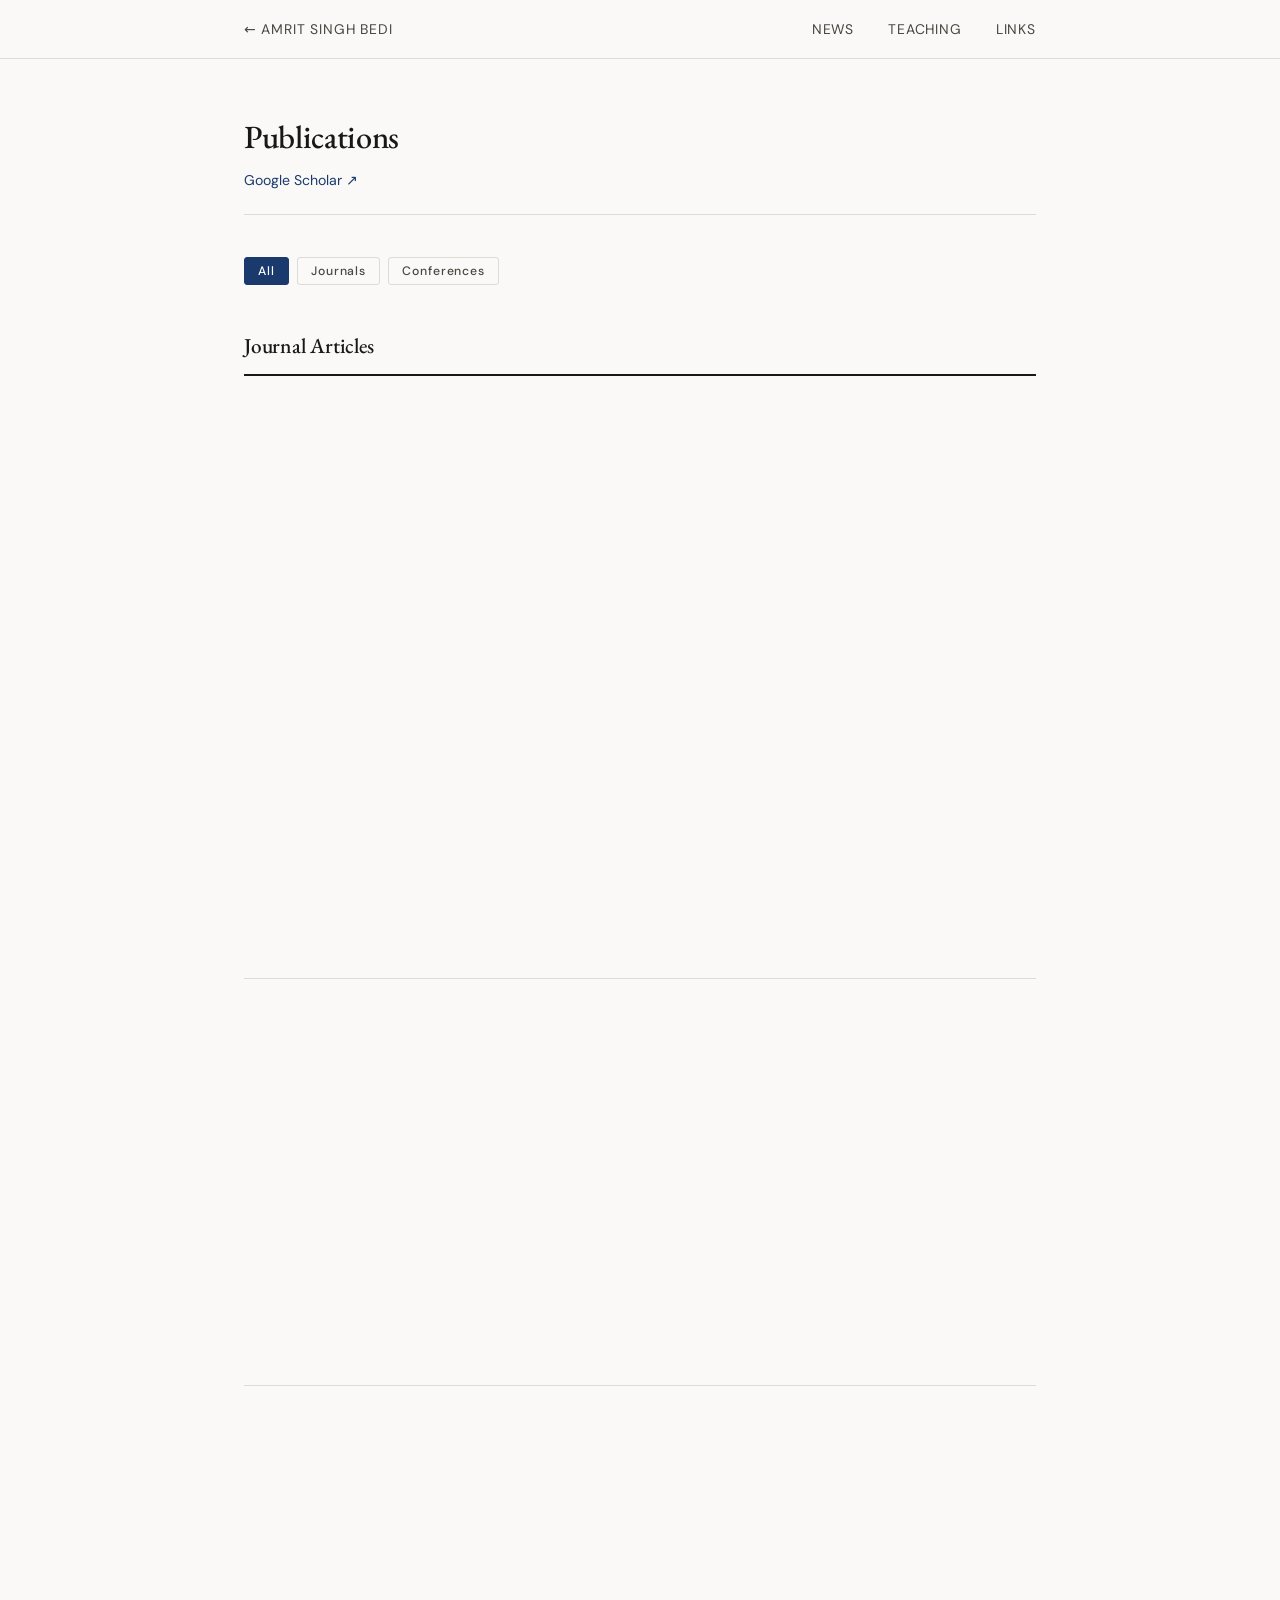
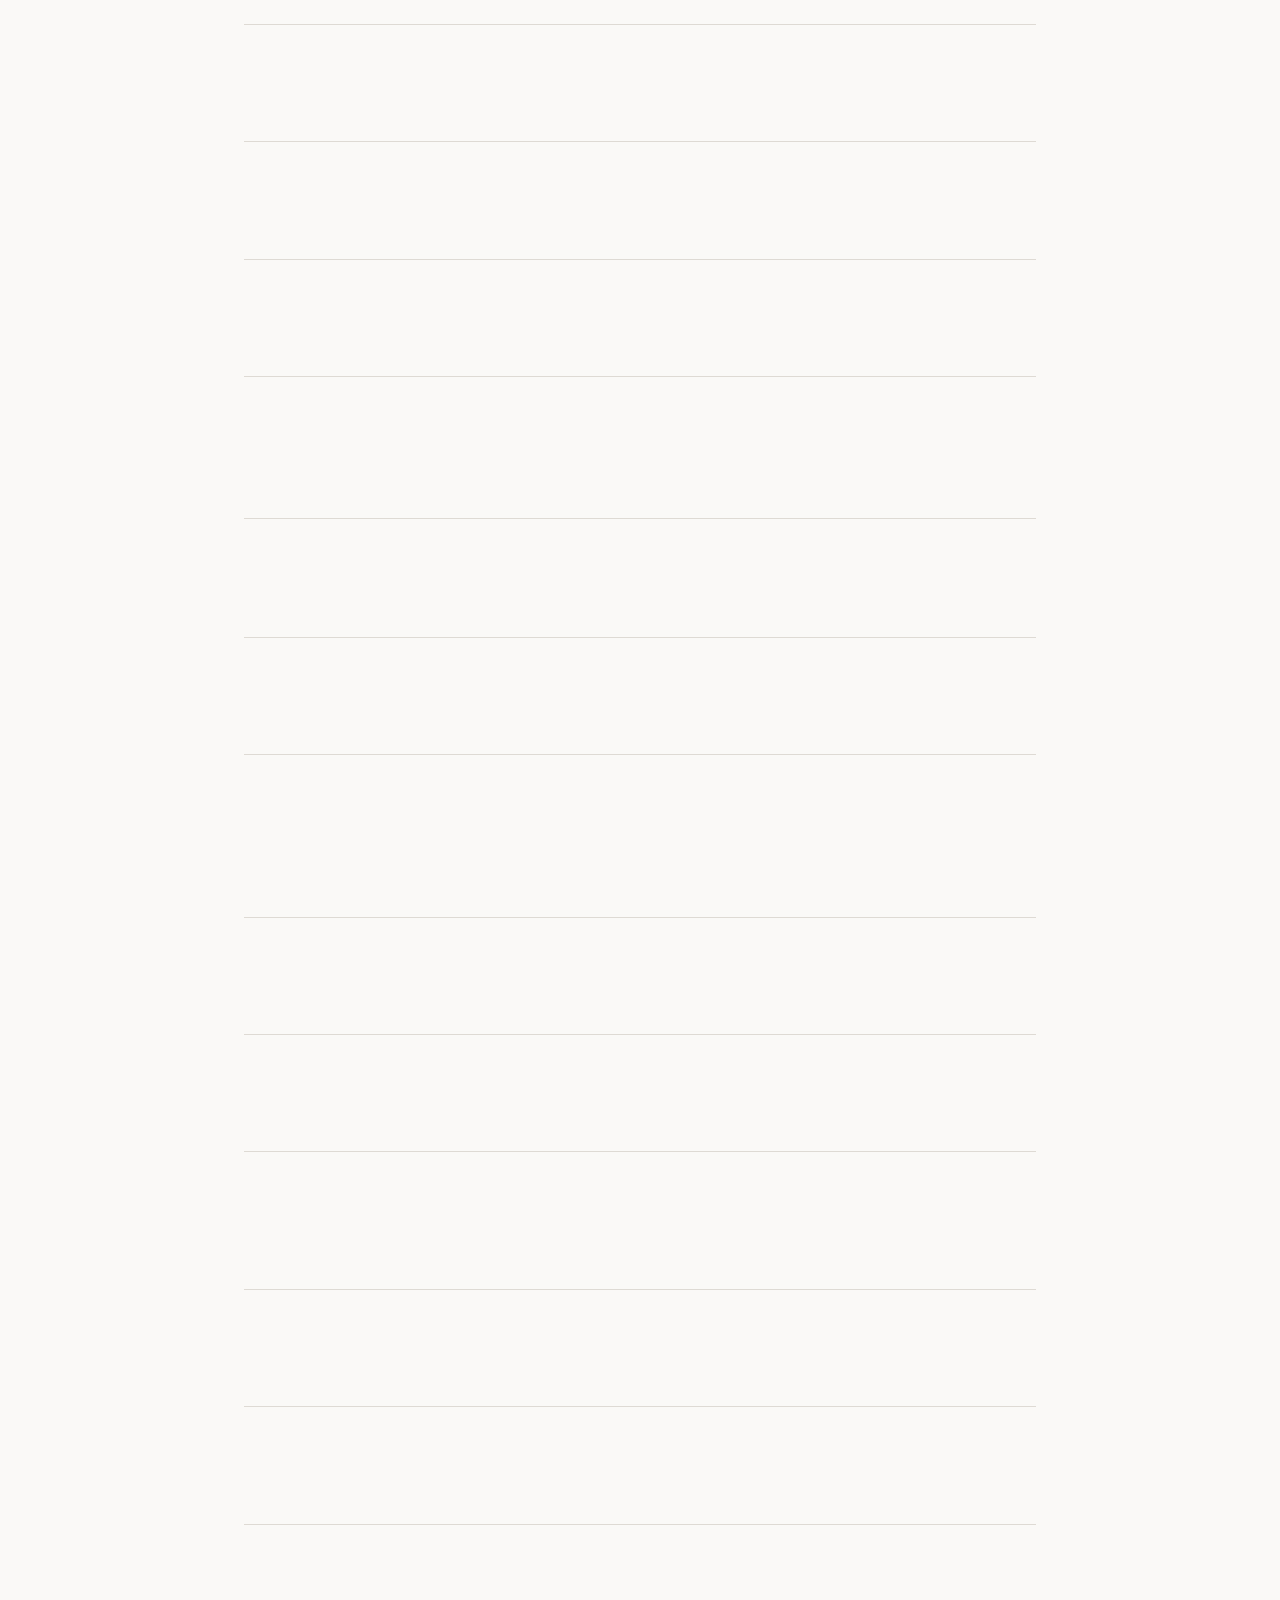
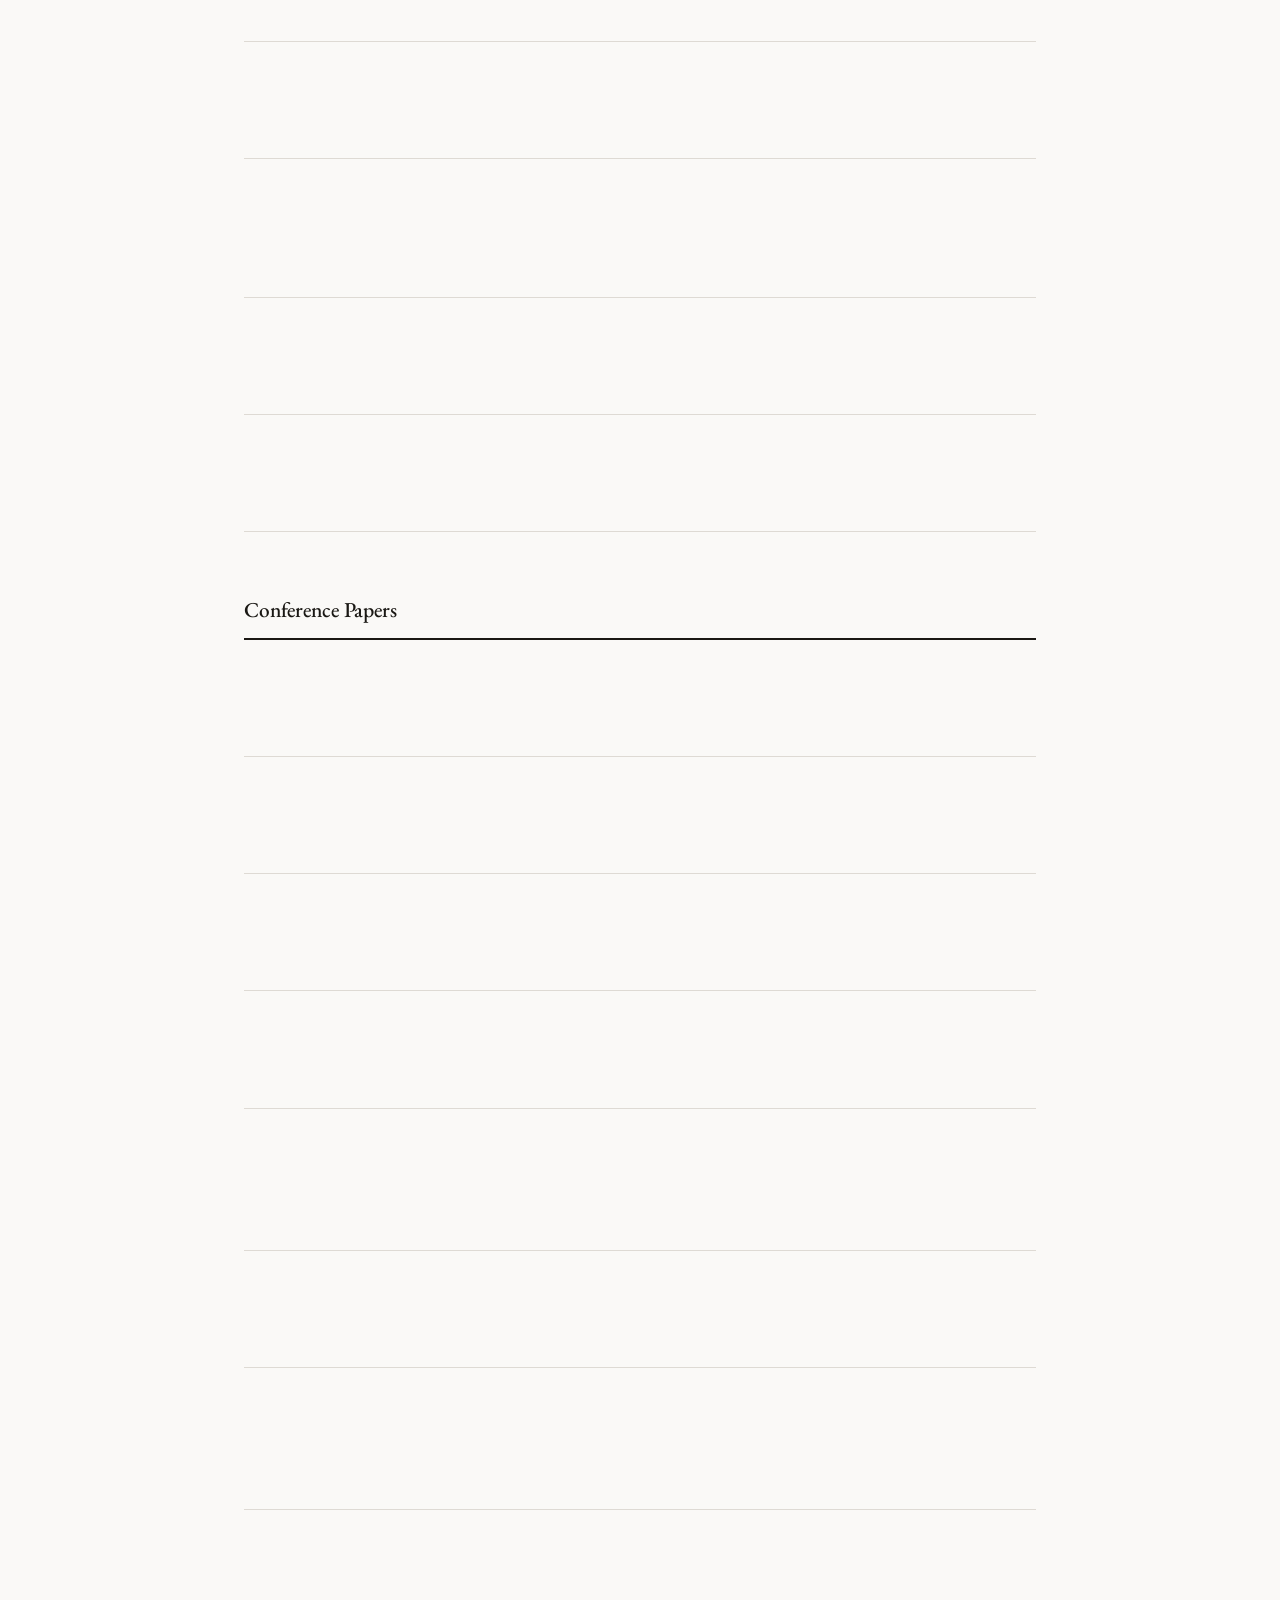
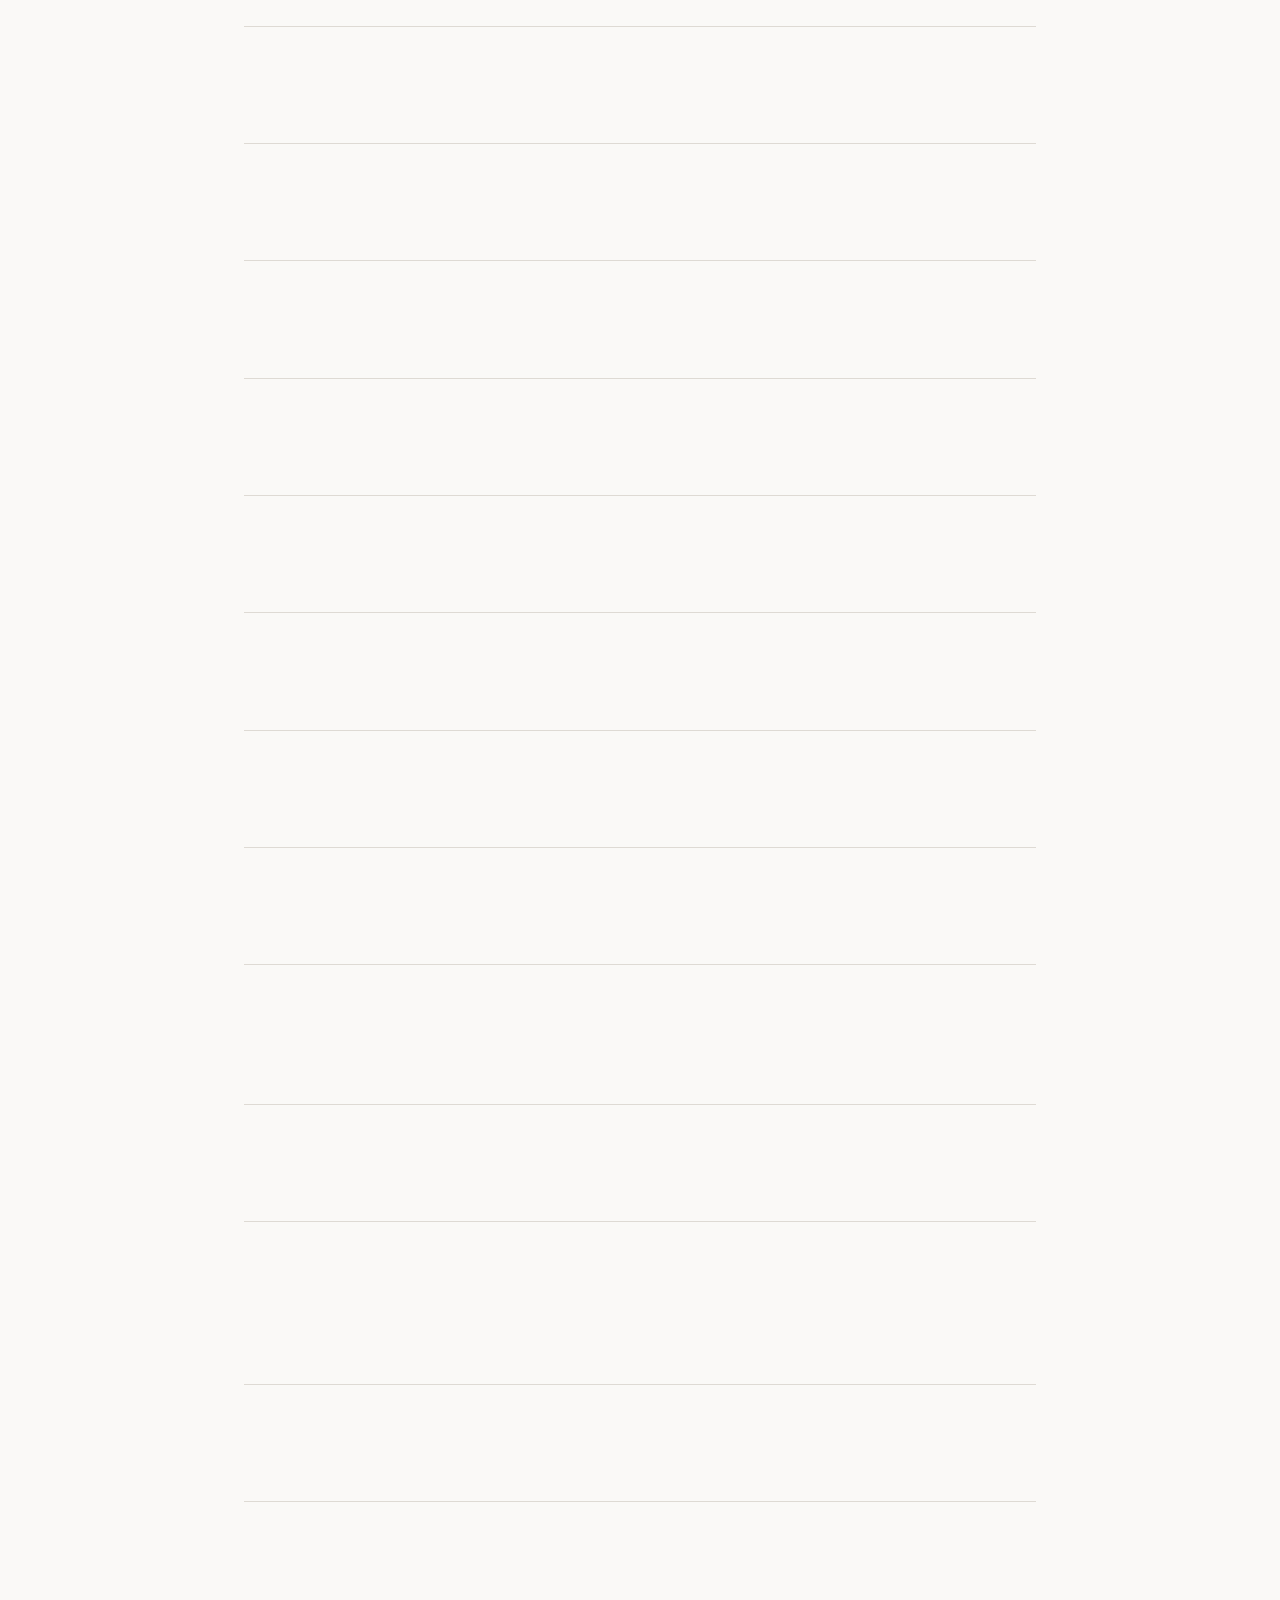
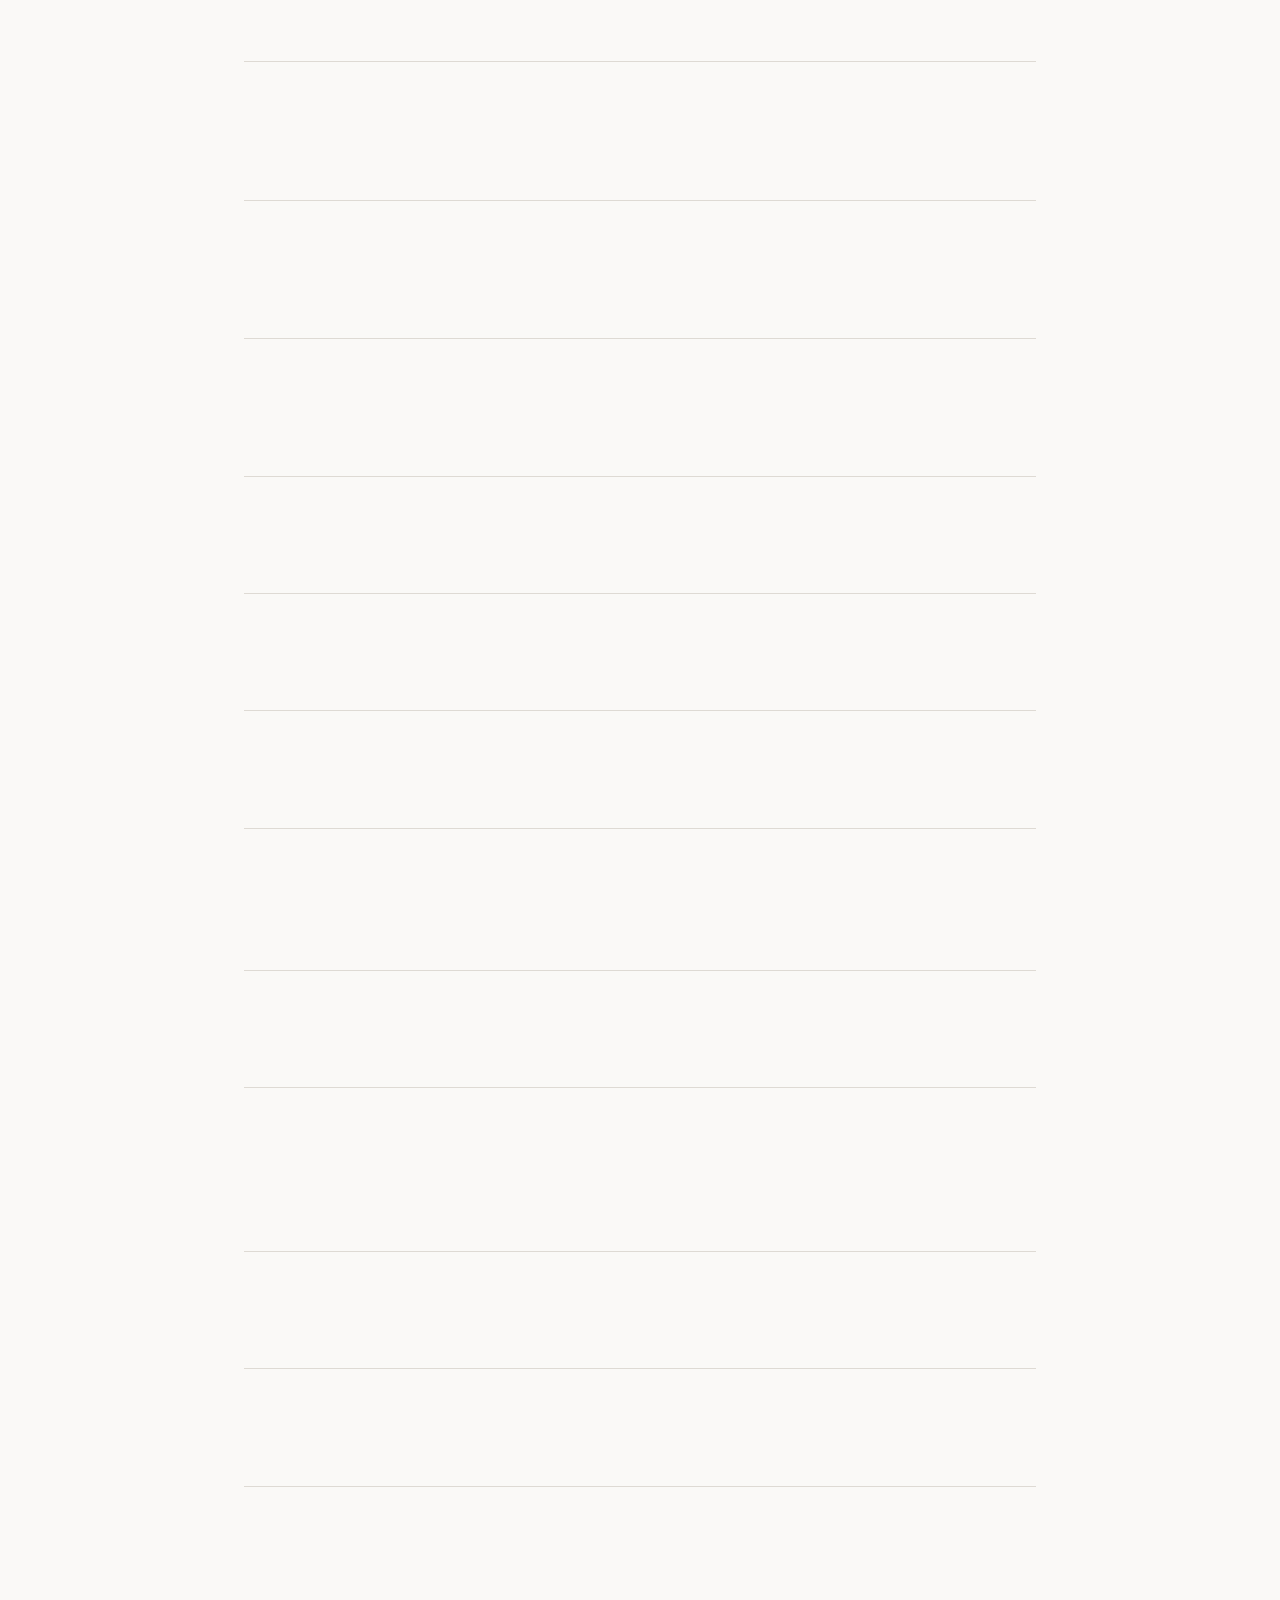
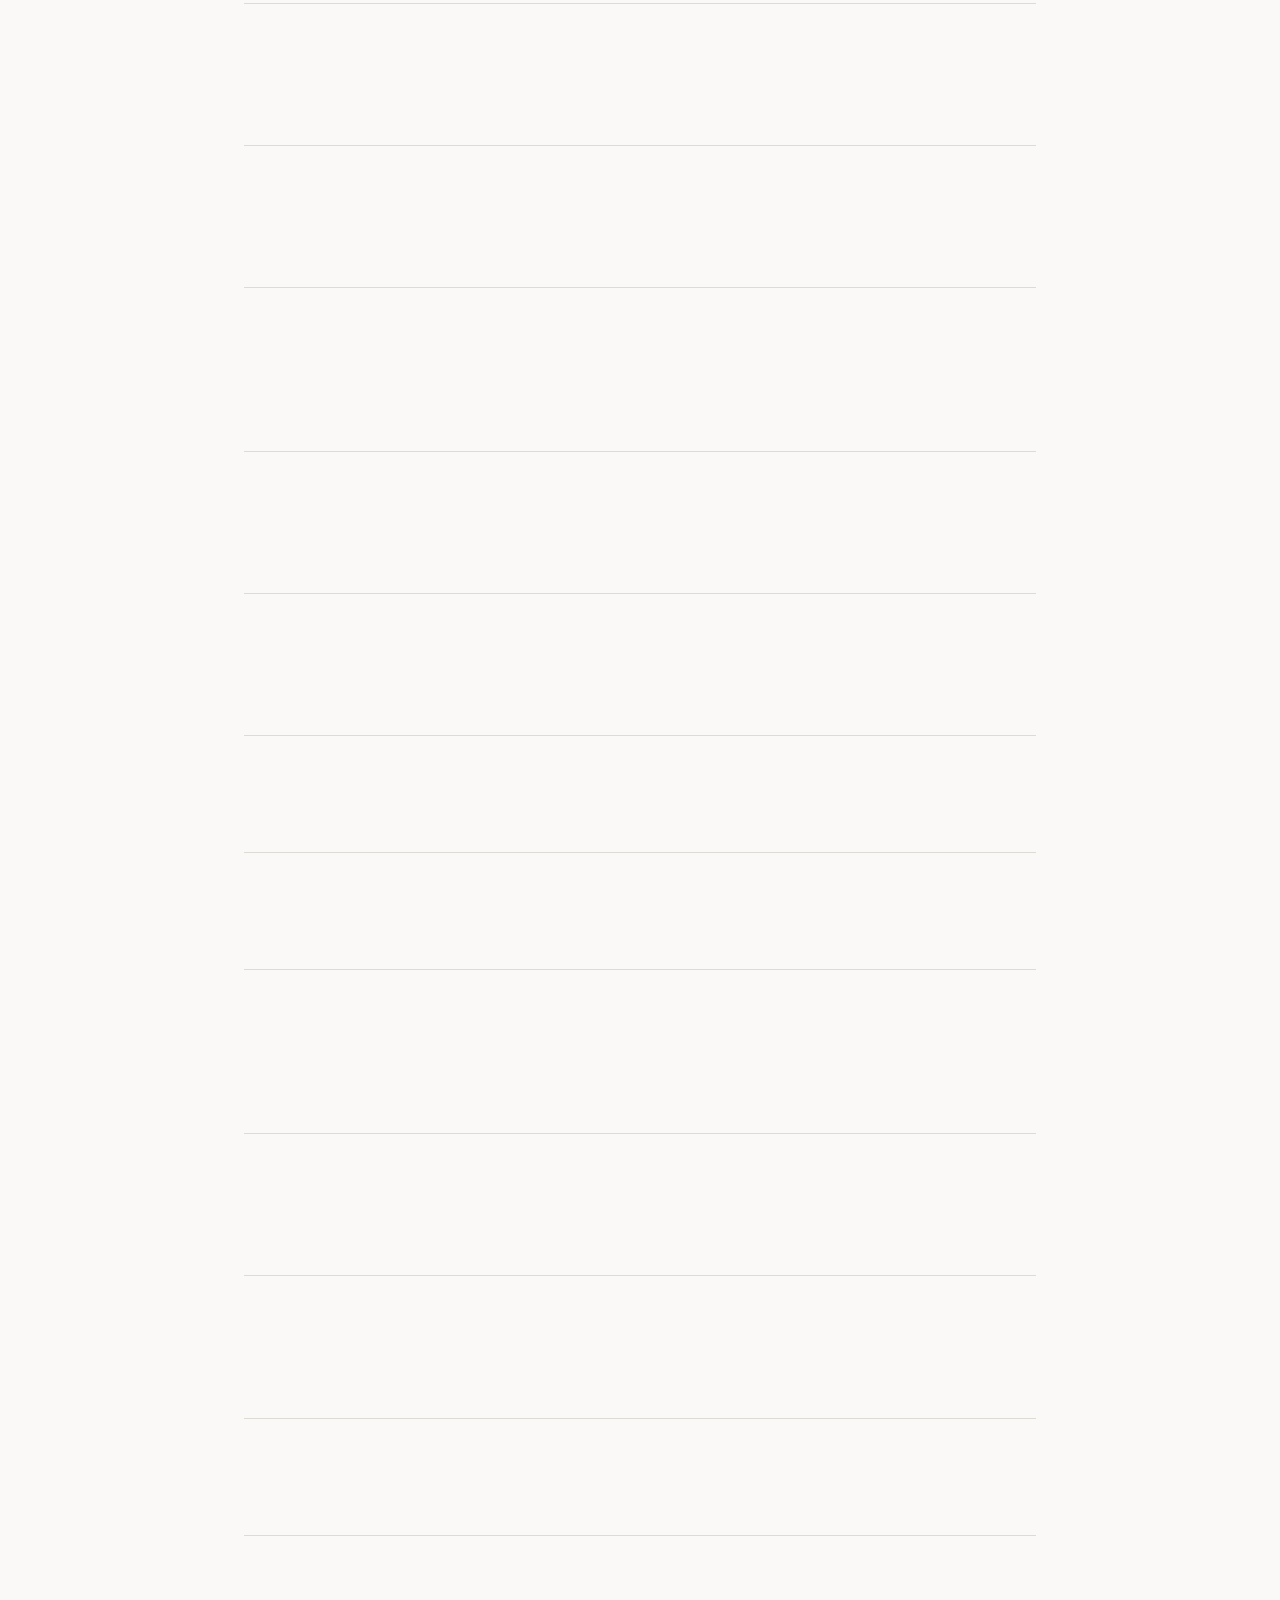
<file: publications.html>
<!DOCTYPE html>
<html lang="en">
<head>
  <meta charset="UTF-8" />
  <meta name="viewport" content="width=device-width, initial-scale=1.0" />
  <title>Publications — Amrit Singh Bedi</title>
  <meta name="description" content="Research publications by Amrit Singh Bedi on AI safety, reinforcement learning, language model alignment, optimization, and machine learning.">
  <link rel="canonical" href="https://amrit-singh-bedi.github.io/publications.html">
  <link rel="icon" href="favicon.ico" sizes="any">
  <link rel="icon" href="favicon.svg" type="image/svg+xml">
  <link rel="icon" href="favicon.png" type="image/png" sizes="96x96">
  <link rel="apple-touch-icon" href="apple-touch-icon.png" sizes="180x180">
  <meta name="theme-color" content="#1a3a6e">
  <meta property="og:site_name" content="Amrit Singh Bedi · SafeRR AI Lab">
  <meta property="og:type" content="website">
  <meta property="og:title" content="Publications — Amrit Singh Bedi">
  <meta property="og:description" content="Research publications by Amrit Singh Bedi on AI safety, reinforcement learning, language model alignment, optimization, and machine learning.">
  <meta property="og:url" content="https://amrit-singh-bedi.github.io/publications.html">
  <meta property="og:image" content="https://amrit-singh-bedi.github.io/assets/site-preview.png">
  <meta property="og:image:width" content="1200">
  <meta property="og:image:height" content="630">
  <meta property="og:image:alt" content="Amrit Singh Bedi, SafeRR AI Lab, University of Central Florida">
  <meta name="twitter:card" content="summary_large_image">
  <style data-source="assets/fonts.css">
@font-face {
  font-family: 'DM Sans';
  font-style: normal;
  font-weight: 300 500;
  font-display: swap;
  src: url(assets/fonts/dm-sans-normal-web.woff2) format('woff2');
  unicode-range: U+0000-00FF, U+0131, U+0152-0153, U+02BB-02BC, U+02C6, U+02DA, U+02DC, U+0304, U+0308, U+0329, U+2000-206F, U+20AC, U+2122, U+2191, U+2193, U+2212, U+2215, U+FEFF, U+FFFD;
}
@font-face {
  font-family: 'EB Garamond';
  font-style: italic;
  font-weight: 400;
  font-display: swap;
  src: url(assets/fonts/eb-garamond-italic-latin.woff2) format('woff2');
  unicode-range: U+0000-00FF, U+0131, U+0152-0153, U+02BB-02BC, U+02C6, U+02DA, U+02DC, U+0304, U+0308, U+0329, U+2000-206F, U+20AC, U+2122, U+2191, U+2193, U+2212, U+2215, U+FEFF, U+FFFD;
}
@font-face {
  font-family: 'EB Garamond';
  font-style: normal;
  font-weight: 400 600;
  font-display: swap;
  src: url(assets/fonts/eb-garamond-normal-web.woff2) format('woff2');
  unicode-range: U+0000-00FF, U+0131, U+0152-0153, U+02BB-02BC, U+02C6, U+02DA, U+02DC, U+0304, U+0308, U+0329, U+2000-206F, U+20AC, U+2122, U+2191, U+2193, U+2212, U+2215, U+FEFF, U+FFFD;
}

/* Georgia fallback matches the web font's heading-weighted advance widths
   and vertical metrics. The original font is displayed once downloaded. */
@font-face {
  font-family: 'EB Garamond Fallback';
  src: local('Georgia');
  font-style: normal;
  font-weight: 400 600;
  size-adjust: 90.7659%;
  ascent-override: 110.9447%;
  descent-override: 32.8317%;
  line-gap-override: 0%;
}
  </style>
  <style>
    /* Defer offscreen layout; text and links remain searchable. */
    .pub-item{content-visibility:auto;contain-intrinsic-size:auto 180px}
    @media print{.pub-item{content-visibility:visible;contain-intrinsic-size:none}}
    *,*::before,*::after{box-sizing:border-box;margin:0;padding:0}
    :root{--ink:#1a1814;--ink-mid:#4a4640;--ink-faint:#706a65;--paper:#faf9f7;--cream:#f2efe9;--rule:#dedad4;--blue:#1a3a6e;--blue-lt:#e8eef8;--gold:#b8880a;--serif:'EB Garamond','EB Garamond Fallback',Georgia,serif;--sans:'DM Sans',system-ui,sans-serif;--max:860px}
    html{scroll-behavior:smooth;font-size:17px}
    body{font-family:var(--sans);background:var(--paper);color:var(--ink);line-height:1.65}
    header{position:sticky;top:0;z-index:100;background:rgba(250,249,247,0.95);backdrop-filter:blur(8px);border-bottom:1px solid var(--rule)}
    .header-inner{max-width:var(--max);margin:0 auto;padding:0 2rem;height:58px;display:flex;align-items:center;justify-content:space-between}
    .back-link{font-family:var(--sans);font-size:0.82rem;font-weight:400;letter-spacing:0.06em;text-transform:uppercase;color:var(--ink-mid);text-decoration:none}
    .back-link:hover{color:var(--blue)}
    nav{display:flex;gap:2rem}
    nav a{font-family:var(--sans);font-size:0.82rem;font-weight:400;color:var(--ink-mid);text-decoration:none;letter-spacing:0.06em;text-transform:uppercase}
    nav a:hover{color:var(--blue)}
    main{max-width:var(--max);margin:0 auto;padding:3rem 2rem 6rem}
    .page-head{margin-bottom:2.5rem;padding-bottom:1.25rem;border-bottom:1px solid var(--rule)}
    .page-head h1{font-family:var(--serif);font-size:1.9rem;font-weight:500;margin-bottom:0.35rem;letter-spacing:-0.01em}
    .page-head-meta{font-size:0.83rem;color:var(--ink-faint)}
    .page-head-meta a{color:var(--blue);text-decoration:none}
    .page-head-meta a:hover{text-decoration:underline}
    .filter-bar{display:flex;gap:0.5rem;flex-wrap:wrap;margin-bottom:2.5rem}
    .fbtn{font-family:var(--sans);font-size:0.72rem;font-weight:500;letter-spacing:0.07em;padding:5px 13px;border-radius:3px;border:1px solid var(--rule);background:var(--paper);color:var(--ink-mid);cursor:pointer;transition:all 0.14s}
    .fbtn:hover{background:var(--cream)}
    .fbtn.active{background:var(--blue);color:#fff;border-color:var(--blue)}
    .pub-section{margin-bottom:3.5rem}
    .pub-section.hidden{display:none}
    .section-head{display:flex;align-items:baseline;gap:1rem;padding-bottom:0.65rem;margin-bottom:0;border-bottom:2px solid var(--ink)}
    .section-head h2{font-family:var(--serif);font-size:1.25rem;font-weight:500;color:var(--ink);letter-spacing:-0.01em}
    .section-count{font-size:0.78rem;color:var(--ink-faint);letter-spacing:0.04em}
    .pub-item{display:grid;grid-template-columns:88px 1fr;gap:1.25rem;padding:1.15rem 0;border-bottom:1px solid var(--rule)}
    .pub-venue-col{text-align:right;padding-top:3px;min-width:80px}
    .pub-venue-col .vshort{font-family:var(--serif);font-size:0.88rem;font-weight:600;color:var(--blue);display:block}
    .pub-venue-col .vyear{font-size:0.75rem;color:var(--ink-faint);display:block;margin-top:1px}
    .pub-body h3{font-family:var(--serif);font-size:1.02rem;font-weight:500;color:var(--ink);line-height:1.42;margin-bottom:0.3rem}
    .pub-authors{font-size:0.82rem;color:var(--ink-faint);line-height:1.6;margin-bottom:0.25rem}
    .pub-authors strong{color:var(--ink-mid);font-weight:500}
    .pub-venue{font-size:0.82rem;color:var(--ink-mid);line-height:1.5}
    .pub-venue .vname{color:var(--blue);font-weight:500}
    .badge{display:inline-block;font-size:0.68rem;font-weight:500;letter-spacing:0.07em;text-transform:uppercase;padding:2px 7px;border-radius:3px;margin-left:6px;vertical-align:middle}
    .badge-gold{background:#fdf3e0;color:var(--gold)}
    .badge-blue{background:var(--blue-lt);color:var(--blue)}
    footer{border-top:1px solid var(--rule);background:var(--cream);margin-top:4rem}
    .footer-inner{max-width:var(--max);margin:0 auto;padding:1.4rem 2rem;display:flex;align-items:center;justify-content:space-between}
    .footer-inner p{font-size:0.8rem;color:var(--ink-faint)}
    @media(max-width:600px){.pub-item{grid-template-columns:38px 1fr;gap:0.75rem}nav{display:none}}
  </style>
</head>
<body>
<header>
  <div class="header-inner">
    <a class="back-link" href="index.html">← Amrit Singh Bedi</a>
    <nav>
      <a href="index.html#news">News</a>
      <a href="index.html#teaching">Teaching</a>
      <a href="index.html#links">Links</a>
    </nav>
  </div>
</header>
<main>
  <div class="page-head">
    <h1>Publications</h1>
    <p class="page-head-meta"><a href="https://scholar.google.com/citations?user=91WLA6QAAAAJ&hl=en" target="_blank">Google Scholar ↗</a></p>
  </div>
  <div class="filter-bar">
    <button class="fbtn active" onclick="filter('all',event)">All</button>
    <button class="fbtn" onclick="filter('journals',event)">Journals</button>
    <button class="fbtn" onclick="filter('conferences',event)">Conferences</button>
  </div>

  <!-- JOURNALS -->
  <div class="pub-section" id="sec-journals">
    <div class="section-head"><h2>Journal Articles</h2></div>
     <div class="pub-item" data-publication-id="gaur-2026-diffusion">
      <div class="pub-venue-col" style="min-width:0;">
        <span class="vshort">TMLR</span>
        <span class="vyear">2026</span>
      </div>
      <div class="pub-body">
        <h3>Improved Sample Complexity Bounds for Diffusion Model Training Without Empirical Risk Minimizer Access</h3>
        <p class="pub-authors">M. Gaur, P. Trivedi, S. Kunapuli, <strong>A. S. Bedi</strong>, and V. Aggarwal</p>
        <p class="pub-venue"><span class="vname">Transactions on Machine Learning Research (TMLR)</span>, 2026 · <a href="https://openreview.net/forum?id=CFdNqqlqOv" target="_blank" rel="noopener noreferrer" style="color:var(--blue);text-decoration:underline;" aria-label="Paper for Improved Sample Complexity Bounds for Diffusion Model Training Without Empirical Risk Minimizer Access">Paper ↗</a></p>
      </div>
    </div>
    <div class="pub-item" data-publication-id="tamboli-2026-balanceddpo">
      <div class="pub-venue-col" style="min-width:0;">
        <span class="vshort">TMLR</span>
        <span class="vyear">2026</span>
      </div>
      <div class="pub-body">
        <h3>BalancedDPO: Adaptive Multi-Metric Alignment</h3>
        <p class="pub-authors">D. Tamboli, S. Chakraborty, A. Malusare, B. Banerjee, <strong>A. S. Bedi</strong>, and V. Aggarwal</p>
        <p class="pub-venue"><span class="vname">Transactions on Machine Learning Research (TMLR)</span>, 2026 · <a href="https://openreview.net/forum?id=8HRID5VLQw" target="_blank" rel="noopener noreferrer" style="color:var(--blue);text-decoration:underline;" aria-label="Paper for BalancedDPO: Adaptive Multi-Metric Alignment">Paper ↗</a></p>
      </div>
    </div>
    <div class="pub-item" data-publication-id="teku-2025-props">
      <div class="pub-venue-col" style="min-width:0;">
        <span class="vshort">TMLR</span>
        <span class="vyear">2025</span>
      </div>
      <div class="pub-body">
        <h3>PROPS: Progressively Private Self-alignment of Large Language Models</h3>
        <p class="pub-authors">N. Teku, F. Tian, P. Bhattacharjee, S. Chakraborty, <strong>A. S. Bedi</strong>, and R. Tandon</p>
        <p class="pub-venue"><span class="vname">Transactions on Machine Learning Research (TMLR)</span>, Dec 2025 · <a href="https://openreview.net/forum?id=phbRwhaeBo" target="_blank" rel="noopener noreferrer" style="color:var(--blue);text-decoration:underline;" aria-label="Paper for PROPS: Progressively Private Self-alignment of Large Language Models">Paper ↗</a></p>
      </div>
    </div>
    <div class="pub-item">
      <div class="pub-venue-col">
        <span class="vshort">RAL</span>
        <span class="vyear">2025</span>
      </div>
      <div class="pub-body">
        <h3>Learning Multi-Robot Coordination through Locality-Based Factorized Multi-Agent Actor-Critic Algorithm</h3>
        <p class="pub-authors">C. L. Shek, <strong>A. S. Bedi</strong>, A. Basak, E. Novoseller, N. Waytowich, P. Narayanan, D. Manocha, and P. Tokekar</p>
        <p class="pub-venue"><span class='vname'>IEEE Robotics and Automation Letters (RAL)</span>, 2025 · Presented at IROS 2026 · <a href="https://arxiv.org/abs/2503.18816" target="_blank" rel="noopener noreferrer" style="color:var(--blue);text-decoration:underline;" aria-label="arXiv for Learning Multi-Robot Coordination through Locality-Based Factorized Multi-Agent Actor-Critic Algorithm">arXiv ↗</a></p>
      </div>
    </div>



    <div class="pub-item" data-publication-id="wang-2025-biosecurity">
      <div class="pub-venue-col" style="min-width:0;">
        <span class="vshort">Nat. Biotechnol.</span>
        <span class="vyear">2025</span>
      </div>
      <div class="pub-body">
        <h3>A call for built-in biosecurity safeguards for generative AI tools</h3>
        <p class="pub-authors">M. Wang, Z. Zhang, <strong>A. S. Bedi</strong>, A. Velasquez, S. Guerra, S. Lin-Gibson, L. Cong, Y. Qu, S. Chakraborty, M. Blewett, J. Ma, E. Xing, and G. Church</p>
        <p class="pub-venue"><span class="vname">Nature Biotechnology, 43, 845–847 (2025)</span> · <a href="https://www.nature.com/articles/s41587-025-02650-8" target="_blank" rel="noopener noreferrer" style="color:var(--blue);text-decoration:underline;" aria-label="Paper for A call for built-in biosecurity safeguards for generative AI tools">Paper ↗</a></p>
      </div>
    </div>
    <div class="pub-item" data-publication-id="bedi-2025-information">
      <div class="pub-venue-col" style="min-width:0;">
        <span class="vshort">IEEE TAI</span>
        <span class="vyear">2025</span>
      </div>
      <div class="pub-body">
        <h3>Regret and Belief Complexity Tradeoff in Gaussian Process Bandits via Information Thresholding</h3>
        <p class="pub-authors"><strong>A. S. Bedi</strong>, D. Peddireddy, V. Aggarwal, B. M. Sadler, and A. Koppel</p>
        <p class="pub-venue"><span class="vname">IEEE Transactions on Artificial Intelligence, 6(3), 508–517 (2025)</span> · <a href="https://ieeexplore.ieee.org/document/10316334/" target="_blank" rel="noopener noreferrer" style="color:var(--blue);text-decoration:underline;" aria-label="Paper for Regret and Belief Complexity Tradeoff in Gaussian Process Bandits via Information Thresholding">Paper ↗</a></p>
      </div>
    </div>
    <div class="pub-item">
      <div class="pub-venue-col">
        <span class="vshort">TMLR</span>
        <span class="vyear">2025</span>
      </div>
      <div class="pub-body">
        <h3>Beyond Joint Demonstrations: Personalized Expert Guidance for Efficient Multi-Agent Reinforcement Learning</h3>
        <p class="pub-authors">P. Yu, M. Mishra, A. Koppel, C. Busart, P. Narayan, D. Manocha, <strong>A. S. Bedi</strong>, and P. Tokekar</p>
        <p class="pub-venue"><span class='vname'>Transactions on Machine Learning Research (TMLR)</span>, Jan 2025</p>
      </div>
    </div>
    <div class="pub-item">
      <div class="pub-venue-col">
        <span class="vshort">TMLR</span>
        <span class="vyear">2024</span>
      </div>
      <div class="pub-body">
        <h3>Beyond Text: Utilizing Vocal Cues to Improve Decision Making in LLMs for Robot Navigation Tasks</h3>
        <p class="pub-authors">X. Sun, H. Meng, S. Chakraborty, <strong>A. S. Bedi</strong>, and A. Bera</p>
        <p class="pub-venue"><span class='vname'>Transactions on Machine Learning Research (TMLR)</span>, Oct 2024</p>
      </div>
    </div>
    <div class="pub-item">
      <div class="pub-venue-col">
        <span class="vshort">TMLR</span>
        <span class="vyear">2024</span>
      </div>
      <div class="pub-body">
        <h3>A Survey on the Possibilities &amp; Impossibilities of AI-Generated Text Detection</h3>
        <p class="pub-authors">S. S. Ghosal, S. Chakraborty, J. Geiping, F. Huang, D. Manocha, and <strong>A. S. Bedi</strong></p>
        <p class="pub-venue"><span class='vname'>Transactions on Machine Learning Research (TMLR)</span>, Jan 2024</p>
      </div>
    </div>
    <div class="pub-item">
      <div class="pub-venue-col">
        <span class="vshort">JMLR</span>
        <span class="vyear">2024</span>
      </div>
      <div class="pub-body">
        <h3>On the Sample Complexity and Metastability of Heavy-tailed Policy Search in Continuous Control</h3>
        <p class="pub-authors"><strong>A. S. Bedi</strong>, A. Parayil, J. Zhang, M. Wang, and A. Koppel</p>
        <p class="pub-venue"><span class='vname'>Journal of Machine Learning Research (JMLR)</span>, Jan 2024</p>
      </div>
    </div>

    <div class="pub-item">
      <div class="pub-venue-col">
        <span class="vshort">JAIR</span>
        <span class="vyear">2023</span>
      </div>
      <div class="pub-body">
        <h3>Achieving Zero Constraint Violation for Constrained Reinforcement Learning via Primal-Dual Approach</h3>
        <p class="pub-authors">Q. Bai, <strong>A. S. Bedi</strong>, M. Agarwal, A. Koppel, and V. Aggarwal</p>
        <p class="pub-venue"><span class='vname'>Journal of Artificial Intelligence Research (JAIR)</span>, Nov 2023</p>
      </div>
    </div>
    <div class="pub-item">
      <div class="pub-venue-col">
        <span class="vshort">IEEE TSP</span>
        <span class="vyear">2022</span>
      </div>
      <div class="pub-body">
        <h3>Projection-Free Stochastic Bi-Level Optimization</h3>
        <p class="pub-authors">Z. Akhtar, <strong>A. S. Bedi</strong>, S. T. Thomdapu, and K. Rajawat</p>
        <p class="pub-venue"><span class='vname'>IEEE Transactions on Signal Processing (TSP)</span>, Nov 2022 · <a href="https://dblp.org/rec/journals/tsp/AkhtarBTR22" target="_blank" rel="noopener noreferrer" style="color:var(--blue);text-decoration:underline;" aria-label="Record for Projection-Free Stochastic Bi-Level Optimization">Record ↗</a></p>
      </div>
    </div>
    <div class="pub-item">
      <div class="pub-venue-col">
        <span class="vshort">IEEE TSP</span>
        <span class="vyear">2021</span>
      </div>
      <div class="pub-body">
        <h3>Escaping Saddle Points for Successive Convex Approximation</h3>
        <p class="pub-authors"><strong>A. S. Bedi</strong>, K. Rajawat, V. Aggarwal, and A. Koppel</p>
        <p class="pub-venue"><span class='vname'>IEEE Transactions on Signal Processing (TSP)</span>, Nov 2021 · <a href="https://dblp.org/rec/journals/tsp/BediRAK22" target="_blank" rel="noopener noreferrer" style="color:var(--blue);text-decoration:underline;" aria-label="Record for Escaping Saddle Points for Successive Convex Approximation">Record ↗</a></p>
      </div>
    </div>
    <div class="pub-item">
      <div class="pub-venue-col">
        <span class="vshort">IEEE TSP</span>
        <span class="vyear">2021</span>
      </div>
      <div class="pub-body">
        <h3>Nearly Consistent Finite Particle Estimates in Streaming Importance Sampling</h3>
        <p class="pub-authors">A. Koppel*, <strong>A. S. Bedi*</strong>, B. M. Sadler, and V. Elvira</p>
        <p class="pub-venue"><span class='vname'>IEEE Transactions on Signal Processing (TSP)</span>, Sep 2021 · <a href="https://dblp.org/rec/journals/tsp/KoppelBSE21" target="_blank" rel="noopener noreferrer" style="color:var(--blue);text-decoration:underline;" aria-label="Record for Nearly Consistent Finite Particle Estimates in Streaming Importance Sampling">Record ↗</a></p>
      </div>
    </div>
    <div class="pub-item">
      <div class="pub-venue-col">
        <span class="vshort">JSAIT</span>
        <span class="vyear">2021</span>
      </div>
      <div class="pub-body">
        <h3>Cautious Reinforcement Learning via Distributional Risk in the Dual Domain</h3>
        <p class="pub-authors">J. Zhang*, <strong>A. S. Bedi*</strong>, M. Wang, and A. Koppel</p>
        <p class="pub-venue"><span class='vname'>IEEE Journal on Selected Areas in Information Theory (JSAIT)</span>, vol. 2, no. 2, pp. 611–626, Jun 2021</p>
      </div>
    </div>
    <div class="pub-item">
      <div class="pub-venue-col">
        <span class="vshort">IEEE TSP</span>
        <span class="vyear">2021</span>
      </div>
      <div class="pub-body">
        <h3>Conservative Stochastic Optimization with Expectation Constraints</h3>
        <p class="pub-authors">Z. Akhtar, <strong>A. S. Bedi</strong>, and K. Rajawat</p>
        <p class="pub-venue"><span class='vname'>IEEE Transactions on Signal Processing (TSP)</span>, vol. 69, pp. 3190–3205, May 2021</p>
      </div>
    </div>
    <div class="pub-item">
      <div class="pub-venue-col">
        <span class="vshort">TSIPN</span>
        <span class="vyear">2021</span>
      </div>
      <div class="pub-body">
        <h3>Adaptive Kernel Learning in Heterogeneous Networks</h3>
        <p class="pub-authors">H. Pradhan, <strong>A. S. Bedi</strong>, A. Koppel, and K. Rajawat</p>
        <p class="pub-venue"><span class='vname'>IEEE Transactions on Signal and Information Processing over Networks (TSIPN)</span>, Feb 2021</p>
      </div>
    </div>
    <div class="pub-item">
      <div class="pub-venue-col">
        <span class="vshort">IEEE TSP</span>
        <span class="vyear">2020</span>
      </div>
      <div class="pub-body">
        <h3>Dynamic Online Learning via Frank-Wolfe Algorithm</h3>
        <p class="pub-authors">D. Kalhan, <strong>A. S. Bedi</strong>, A. Koppel, K. Rajawat, H. Hassani, A. Gupta, and A. Banerjee</p>
        <p class="pub-venue"><span class='vname'>IEEE Transactions on Signal Processing (TSP)</span>, Dec 2020</p>
      </div>
    </div>
    <div class="pub-item">
      <div class="pub-venue-col">
        <span class="vshort">IEEE TAC</span>
        <span class="vyear">2021</span>
      </div>
      <div class="pub-body">
        <h3>Online Learning over Dynamic Graphs via Distributed Proximal Gradient Algorithm</h3>
        <p class="pub-authors">R. Dixit, <strong>A. S. Bedi</strong>, and K. Rajawat</p>
        <p class="pub-venue"><span class='vname'>IEEE Transactions on Automatic Control (TAC)</span>, Nov 2021</p>
      </div>
    </div>
    <div class="pub-item">
      <div class="pub-venue-col">
        <span class="vshort">IEEE TCOM</span>
        <span class="vyear">2020</span>
      </div>
      <div class="pub-body">
        <h3>Q-GADMM: Quantized Group ADMM for Communication Efficient Decentralized Machine Learning</h3>
        <p class="pub-authors">A. Elgabli, J. Park, <strong>A. S. Bedi</strong>, C. Ben Issaid, M. Bennis, and V. Aggarwal</p>
        <p class="pub-venue"><span class='vname'>IEEE Transactions on Communications (TCOM)</span>, Sep 2020</p>
      </div>
    </div>
    <div class="pub-item">
      <div class="pub-venue-col">
        <span class="vshort">RAL</span>
        <span class="vyear">2020</span>
      </div>
      <div class="pub-body">
        <h3>Asynchronous and Parallel Distributed Pose Graph Optimization</h3>
        <p class="pub-authors">Y. Tian, A. Koppel, <strong>A. S. Bedi</strong>, and J. How</p>
        <p class="pub-venue"><span class='vname'>IEEE Robotics and Automation Letters (RAL)</span>, Feb 2020<span class='badge badge-gold'>2020 Honorable Mention</span></p>
      </div>
    </div>
    <div class="pub-item">
      <div class="pub-venue-col">
        <span class="vshort">JMLR</span>
        <span class="vyear">2020</span>
      </div>
      <div class="pub-body">
        <h3>GADMM: Fast and Communication Efficient Framework for Distributed Machine Learning</h3>
        <p class="pub-authors">A. Elgabli, J. Park, <strong>A. S. Bedi</strong>, M. Bennis, and V. Aggarwal</p>
        <p class="pub-venue"><span class='vname'>Journal of Machine Learning Research (JMLR)</span>, Mar 2020</p>
      </div>
    </div>
    <div class="pub-item">
      <div class="pub-venue-col">
        <span class="vshort">IEEE SPM</span>
        <span class="vyear">2020</span>
      </div>
      <div class="pub-body">
        <h3>Optimally Compressed Nonparametric Online Learning: Tradeoffs between memory and consistency</h3>
        <p class="pub-authors">A. Koppel, <strong>A. S. Bedi</strong>, K. Rajawat, and B. M. Sadler</p>
        <p class="pub-venue"><span class='vname'>IEEE Signal Processing Magazine (SPM)</span> — Special Issue on Distributed, Streaming Machine Learning, May 2020 · <a href="https://dblp.org/rec/journals/spm/KoppelBRS20" target="_blank" rel="noopener noreferrer" style="color:var(--blue);text-decoration:underline;" aria-label="Record for Optimally Compressed Nonparametric Online Learning: Tradeoffs between memory and consistency">Record ↗</a></p>
      </div>
    </div>
    <div class="pub-item">
      <div class="pub-venue-col">
        <span class="vshort">IEEE TSP</span>
        <span class="vyear">2020</span>
      </div>
      <div class="pub-body">
        <h3>Online Trajectory Optimization Using Inexact Gradient Feedback for Time-Varying Environments</h3>
        <p class="pub-authors">M. Krishna, <strong>A. S. Bedi</strong>, K. Rajawat, and M. Coupechoux</p>
        <p class="pub-venue"><span class='vname'>IEEE Transactions on Signal Processing (TSP)</span>, Jul 2020</p>
      </div>
    </div>
    <div class="pub-item">
      <div class="pub-venue-col">
        <span class="vshort">IEEE TSP</span>
        <span class="vyear">2020</span>
      </div>
      <div class="pub-body">
        <h3>Nonparametric Compositional Stochastic Optimization for Risk-Sensitive Kernel Learning</h3>
        <p class="pub-authors"><strong>A. S. Bedi</strong>, A. Koppel, K. Rajawat, and P. Sanyal</p>
        <p class="pub-venue"><span class='vname'>IEEE Transactions on Signal Processing (TSP)</span>, Dec 2020</p>
      </div>
    </div>
    <div class="pub-item">
      <div class="pub-venue-col">
        <span class="vshort">TSIPN</span>
        <span class="vyear">2019</span>
      </div>
      <div class="pub-body">
        <h3>Asynchronous Online Learning in Multi-Agent Systems with Proximity Constraints</h3>
        <p class="pub-authors"><strong>A. S. Bedi</strong>, A. Koppel, and K. Rajawat</p>
        <p class="pub-venue"><span class='vname'>IEEE Transactions on Signal and Information Processing over Networks (TSIPN)</span>, vol. 5, no. 3, pp. 479–494, Sep 2019</p>
      </div>
    </div>
    <div class="pub-item">
      <div class="pub-venue-col">
        <span class="vshort">IEEE TSP</span>
        <span class="vyear">2019</span>
      </div>
      <div class="pub-body">
        <h3>Online Learning with Inexact Proximal Online Gradient Descent Algorithms</h3>
        <p class="pub-authors">R. Dixit, <strong>A. S. Bedi</strong>, R. Tripathi, and K. Rajawat</p>
        <p class="pub-venue"><span class='vname'>IEEE Transactions on Signal Processing (TSP)</span>, vol. 67, no. 5, pp. 1338–1352, Mar 2019</p>
      </div>
    </div>
    <div class="pub-item">
      <div class="pub-venue-col">
        <span class="vshort">IEEE TSP</span>
        <span class="vyear">2019</span>
      </div>
      <div class="pub-body">
        <h3>Asynchronous Saddle Point Algorithm for Stochastic Optimization in Heterogeneous Networks</h3>
        <p class="pub-authors"><strong>A. S. Bedi</strong>, A. Koppel, and K. Rajawat</p>
        <p class="pub-venue"><span class='vname'>IEEE Transactions on Signal Processing (TSP)</span>, vol. 67, no. 7, pp. 1742–1757, Apr 2019</p>
      </div>
    </div>
    <div class="pub-item">
      <div class="pub-venue-col">
        <span class="vshort">IEEE TSP</span>
        <span class="vyear">2018</span>
      </div>
      <div class="pub-body">
        <h3>Asynchronous Incremental Stochastic Dual Descent Algorithm for Network Resource Allocation</h3>
        <p class="pub-authors"><strong>A. S. Bedi</strong> and K. Rajawat</p>
        <p class="pub-venue"><span class='vname'>IEEE Transactions on Signal Processing (TSP)</span>, vol. 66, no. 9, pp. 2229–2244, May 2018</p>
      </div>
    </div>
    <div class="pub-item">
      <div class="pub-venue-col">
        <span class="vshort">JEPES</span>
        <span class="vyear">2018</span>
      </div>
      <div class="pub-body">
        <h3>Online Algorithms for Storage Utilization under Real-Time Pricing in Smart Grid</h3>
        <p class="pub-authors"><strong>A. S. Bedi</strong>, P. V. A. Prasad, M. W. Ahmad, S. Shinde, K. Rajawat, and S. Anand</p>
        <p class="pub-venue"><span class='vname'>International Journal of Electrical Power and Energy Systems (JEPES)</span>, vol. 101, Mar 2018</p>
      </div>
    </div>
    <div class="pub-item">
      <div class="pub-venue-col">
        <span class="vshort">JSTSP</span>
        <span class="vyear">2018</span>
      </div>
      <div class="pub-body">
        <h3>Tracking Moving Agents via Inexact Online Gradient Descent Algorithm</h3>
        <p class="pub-authors"><strong>A. S. Bedi</strong>, P. Sarma, and K. Rajawat</p>
        <p class="pub-venue"><span class='vname'>IEEE Journal of Selected Topics in Signal Processing (JSTSP)</span> — Special Issue on ML for Cognition in Radio Communications, vol. 12, no. 1, pp. 202–217, Feb 2018</p>
      </div>
    </div>
    <div class="pub-item">
      <div class="pub-venue-col">
        <span class="vshort">IEEE TCOM</span>
        <span class="vyear">2018</span>
      </div>
      <div class="pub-body">
        <h3>Network Resource Allocation via Stochastic Subgradient Descent: Convergence Rate</h3>
        <p class="pub-authors"><strong>A. S. Bedi</strong> and K. Rajawat</p>
        <p class="pub-venue"><span class='vname'>IEEE Transactions on Communications (TCOM)</span>, vol. 66, no. 5, pp. 2107–2121, May 2018</p>
      </div>
    </div>
    <div class="pub-item">
      <div class="pub-venue-col">
        <span class="vshort">IEEE CL</span>
        <span class="vyear">2016</span>
      </div>
      <div class="pub-body">
        <h3>BER-Optimized Precoders for OFDM Systems with Insufficient Cyclic Prefix</h3>
        <p class="pub-authors"><strong>A. S. Bedi</strong>, J. Akhtar, K. Rajawat, and A. K. Jagannatham</p>
        <p class="pub-venue"><span class='vname'>IEEE Communications Letters</span>, vol. 20, no. 2, pp. 280–283, Feb 2016</p>
      </div>
    </div>
  </div><!-- /journals -->

  <!-- CONFERENCES -->
  <div class="pub-section" id="sec-conferences">
    <div class="section-head"><h2>Conference Papers</h2></div>
    <div class="pub-item" data-publication-id="yousaf-2026-sgsa">
      <div class="pub-venue-col" style="min-width:0;">
        <span class="vshort">NeurIPS</span>
        <span class="vyear">2026</span>
      </div>
      <div class="pub-body">
        <h3>Safe in Its Own Words: Self-Guided Safety Alignment for Multimodal Reasoning Models</h3>
        <p class="pub-authors">A. Yousaf, S. Chakraborty, M. Shah, and <strong>A. S. Bedi</strong></p>
        <p class="pub-venue"><span class="vname">Advances in Neural Information Processing Systems (NeurIPS 2026)</span> · <a href="https://openreview.net/forum?id=PFyto9A2fG" target="_blank" rel="noopener noreferrer" style="color:var(--blue);text-decoration:underline;" aria-label="Paper for Safe in Its Own Words: Self-Guided Safety Alignment for Multimodal Reasoning Models">Paper ↗</a></p>
      </div>
    </div>
    <div class="pub-item" data-publication-id="barakat-2026-interference">
      <div class="pub-venue-col" style="min-width:0;">
        <span class="vshort">NeurIPS</span>
        <span class="vyear">2026</span>
      </div>
      <div class="pub-body">
        <h3>Prompt Interference in LLM Post-Training: Why Pass@k Optimization Can Degrade Pass@1</h3>
        <p class="pub-authors">A. Barakat, S. Chakraborty, K. Pahwa, and <strong>A. S. Bedi</strong></p>
        <p class="pub-venue"><span class="vname">Advances in Neural Information Processing Systems (NeurIPS 2026)</span> · <a href="https://openreview.net/forum?id=TCynOWswES" target="_blank" rel="noopener noreferrer" style="color:var(--blue);text-decoration:underline;" aria-label="Paper for Prompt Interference in LLM Post-Training: Why Pass@k Optimization Can Degrade Pass@1">Paper ↗</a></p>
      </div>
    </div>
    <div class="pub-item" data-publication-id="chehade-2026-tram">
      <div class="pub-venue-col" style="min-width:0;">
        <span class="vshort">NeurIPS</span>
        <span class="vyear">2026</span>
      </div>
      <div class="pub-body">
        <h3>TRAM: Test-Time Risk Adaptation with Mixture of Agents</h3>
        <p class="pub-authors">M. Chehade, <strong>A. S. Bedi</strong>, S. Chakraborty, A. Zhang, and H. Zhu</p>
        <p class="pub-venue"><span class="vname">Advances in Neural Information Processing Systems (NeurIPS 2026)</span> · <a href="https://openreview.net/forum?id=xjpWCBDACk" target="_blank" rel="noopener noreferrer" style="color:var(--blue);text-decoration:underline;" aria-label="Paper for TRAM: Test-Time Risk Adaptation with Mixture of Agents">Paper ↗</a></p>
      </div>
    </div>
    <div class="pub-item" data-publication-id="bawatneh-2026-omnitom">
      <div class="pub-venue-col" style="min-width:0;">
        <span class="vshort">NeurIPS</span>
        <span class="vyear">2026</span>
      </div>
      <div class="pub-body">
        <h3>OmniToM: Benchmarking Theory of Mind in LLMs via Explicit Belief Modeling</h3>
        <p class="pub-authors">A. Bawatneh, S. Sapkota, <strong>A. S. Bedi</strong>, S. Karmaker, and M. Shah</p>
        <p class="pub-venue"><span class="vname">Advances in Neural Information Processing Systems (NeurIPS 2026)</span> · <a href="https://openreview.net/forum?id=wm4vgQFJmq" target="_blank" rel="noopener noreferrer" style="color:var(--blue);text-decoration:underline;" aria-label="Paper for OmniToM: Benchmarking Theory of Mind in LLMs via Explicit Belief Modeling">Paper ↗</a></p>
      </div>
    </div>
    <div class="pub-item" data-publication-id="persaud-2026-dna">
      <div class="pub-venue-col" style="min-width:0;">
        <span class="vshort">NeurIPS</span>
        <span class="vyear">2026</span>
      </div>
      <div class="pub-body">
        <h3>Brute-Force Jailbreaks and Codon-Aware Watermarking for Open-weight DNA Foundation Models</h3>
        <p class="pub-authors">M. B. Persaud, <strong>A. S. Bedi</strong>, and S. Chakraborty</p>
        <p class="pub-venue"><span class="vname">Advances in Neural Information Processing Systems (NeurIPS 2026)</span> · <a href="https://openreview.net/forum?id=6JUgH59aJ1" target="_blank" rel="noopener noreferrer" style="color:var(--blue);text-decoration:underline;" aria-label="Paper for Brute-Force Jailbreaks and Codon-Aware Watermarking for Open-weight DNA Foundation Models">Paper ↗</a></p>
      </div>
    </div>
    <div class="pub-item" data-publication-id="kini-2026-alignment">
      <div class="pub-venue-col" style="min-width:0;">
        <span class="vshort">EMNLP Findings</span>
        <span class="vyear">2026</span>
      </div>
      <div class="pub-body">
        <h3>Does Reasoning Preserve Alignment? On the Trustworthiness of Large Reasoning Models</h3>
        <p class="pub-authors">P. Kini, A. Reddy, S. Chakraborty, S. S. S. Namburi GNVV, F. Huang, <strong>A. S. Bedi</strong>, and A. Velasquez</p>
        <p class="pub-venue"><span class="vname">Findings of the Association for Computational Linguistics: EMNLP 2026</span> · <a href="https://aclanthology.org/2026.findings-emnlp.1607/" target="_blank" rel="noopener noreferrer" style="color:var(--blue);text-decoration:underline;" aria-label="Paper for Does Reasoning Preserve Alignment? On the Trustworthiness of Large Reasoning Models">Paper ↗</a></p>
      </div>
    </div>
    <div class="pub-item" data-publication-id="perlman-2026-svg">
      <div class="pub-venue-col" style="min-width:0;">
        <span class="vshort">PG</span>
        <span class="vyear">2026</span>
      </div>
      <div class="pub-body">
        <h3>Evaluating Constrained Iterative Refinement for Scalable Vector Graphics Generation with Off-the-Shelf VLMs</h3>
        <p class="pub-authors">M. Perlman, J. Beetham, N. Da Vitoria Lobo, <strong>A. S. Bedi</strong>, and M. Shah</p>
        <p class="pub-venue"><span class="vname">Pacific Graphics 2026</span> · <a href="https://diglib.eg.org/items/00577fdf-122c-4891-bc3a-2ce53d2316da" target="_blank" rel="noopener noreferrer" style="color:var(--blue);text-decoration:underline;" aria-label="Paper for Evaluating Constrained Iterative Refinement for Scalable Vector Graphics Generation with Off-the-Shelf VLMs">Paper ↗</a></p>
      </div>
    </div>
    <div class="pub-item" data-publication-id="singh-2026-fast-robot">
      <div class="pub-venue-col" style="min-width:0;">
        <span class="vshort">IROS</span>
        <span class="vyear">2026</span>
      </div>
      <div class="pub-body">
        <h3>Training Fast Robot Policies with Slow Foundation Models</h3>
        <p class="pub-authors">U. Singh, P. Bhattacharyya, V. P. Namboodiri, and <strong>A. S. Bedi</strong></p>
        <p class="pub-venue"><span class="vname">IEEE/RSJ International Conference on Intelligent Robots and Systems (IROS 2026)</span> · <a href="https://arxiv.org/abs/2406.05881" target="_blank" rel="noopener noreferrer" style="color:var(--blue);text-decoration:underline;" aria-label="arXiv for Training Fast Robot Policies with Slow Foundation Models">arXiv ↗</a></p>
      </div>
    </div>
    <div class="pub-item" data-publication-id="wu-2026-saber">
      <div class="pub-venue-col" style="min-width:0;">
        <span class="vshort">IROS</span>
        <span class="vyear">2026</span>
      </div>
      <div class="pub-body">
        <h3>SABER: A Stealthy Agentic Black-Box Attack Framework for Vision-Language-Action Models</h3>
        <p class="pub-authors">X. Wu, G. Shi, Q. Wang, Z. Li, <strong>A. S. Bedi</strong>, and D. Manocha</p>
        <p class="pub-venue"><span class="vname">IEEE/RSJ International Conference on Intelligent Robots and Systems (IROS 2026)</span> · <a href="https://arxiv.org/abs/2603.24935" target="_blank" rel="noopener noreferrer" style="color:var(--blue);text-decoration:underline;" aria-label="arXiv for SABER: A Stealthy Agentic Black-Box Attack Framework for Vision-Language-Action Models">arXiv ↗</a></p>
      </div>
    </div>
    <div class="pub-item" data-publication-id="yousaf-2026-illusion">
      <div class="pub-venue-col" style="min-width:0;">
        <span class="vshort">ECCV</span>
        <span class="vyear">2026</span>
      </div>
      <div class="pub-body">
        <h3>The Illusion of High Utility in Safety Alignment of Text-to-Image Diffusion Models</h3>
        <p class="pub-authors">A. Yousaf, S. Ghosh, J. Beetham, <strong>A. S. Bedi</strong>, and M. Shah</p>
        <p class="pub-venue"><span class="vname">European Conference on Computer Vision (ECCV 2026)</span> · <a href="https://link.springer.com/chapter/10.1007/978-3-032-37624-4_17" target="_blank" rel="noopener noreferrer" style="color:var(--blue);text-decoration:underline;" aria-label="Paper for The Illusion of High Utility in Safety Alignment of Text-to-Image Diffusion Models">Paper ↗</a></p>
      </div>
    </div>
    <div class="pub-item" data-publication-id="reddy-2026-dccd">
      <div class="pub-venue-col" style="min-width:0;">
        <span class="vshort">ICML</span>
        <span class="vyear">2026</span>
      </div>
      <div class="pub-body">
        <h3>The Hidden Cost of Structured Generation in LLMs: Draft-Conditioned Constrained Decoding</h3>
        <p class="pub-authors">A. Reddy, T. T. Walker, J. S. Ide, and <strong>A. S. Bedi</strong></p>
        <p class="pub-venue"><span class="vname">International Conference on Machine Learning (ICML 2026)</span> · <a href="https://proceedings.mlr.press/v306/reddy26a.html" target="_blank" rel="noopener noreferrer" style="color:var(--blue);text-decoration:underline;" aria-label="Paper for The Hidden Cost of Structured Generation in LLMs: Draft-Conditioned Constrained Decoding">Paper ↗</a></p>
      </div>
    </div>
    <div class="pub-item" data-publication-id="singh-2026-binac">
      <div class="pub-venue-col" style="min-width:0;">
        <span class="vshort">ICML</span>
        <span class="vyear">2026</span>
      </div>
      <div class="pub-body">
        <h3>RL with Learnable Textual Feedback: A Bilevel Approach</h3>
        <p class="pub-authors">U. Singh, S. S. Murali, S. Chakraborty, and <strong>A. S. Bedi</strong></p>
        <p class="pub-venue"><span class="vname">International Conference on Machine Learning (ICML 2026)</span> · <a href="https://proceedings.mlr.press/v306/singh26c.html" target="_blank" rel="noopener noreferrer" style="color:var(--blue);text-decoration:underline;" aria-label="Paper for RL with Learnable Textual Feedback: A Bilevel Approach">Paper ↗</a></p>
      </div>
    </div>
    <div class="pub-item" data-publication-id="bornstein-2026-efficiency">
      <div class="pub-venue-col" style="min-width:0;">
        <span class="vshort">ICML</span>
        <span class="vyear">2026</span>
      </div>
      <div class="pub-body">
        <h3>Position: We Need AI Efficiency Incentives for Accessibility and Sustainability</h3>
        <p class="pub-authors">M. Bornstein and <strong>A. S. Bedi</strong></p>
        <p class="pub-venue"><span class="vname">International Conference on Machine Learning (ICML 2026)</span> · <a href="https://proceedings.mlr.press/v306/bornstein26a.html" target="_blank" rel="noopener noreferrer" style="color:var(--blue);text-decoration:underline;" aria-label="Paper for Position: We Need AI Efficiency Incentives for Accessibility and Sustainability">Paper ↗</a></p>
      </div>
    </div>
    <div class="pub-item" data-publication-id="ghosal-2026-safety">
      <div class="pub-venue-col" style="min-width:0;">
        <span class="vshort">ICML</span>
        <span class="vyear">2026</span>
      </div>
      <div class="pub-body">
        <h3>Safety Recovery in Reasoning Models Is Only a Few Early Steering Steps Away</h3>
        <p class="pub-authors">S. S. Ghosal, S. Chakraborty, V. Singh, F. Huang, D. Manocha, and <strong>A. S. Bedi</strong></p>
        <p class="pub-venue"><span class="vname">International Conference on Machine Learning (ICML 2026)</span> · <a href="https://proceedings.mlr.press/v306/ghosal26a.html" target="_blank" rel="noopener noreferrer" style="color:var(--blue);text-decoration:underline;" aria-label="Paper for Safety Recovery in Reasoning Models Is Only a Few Early Steering Steps Away">Paper ↗</a></p>
      </div>
    </div>
    <div class="pub-item" data-publication-id="bornstein-2026-regulation">
      <div class="pub-venue-col" style="min-width:0;">
        <span class="vshort">FAccT</span>
        <span class="vyear">2026</span>
      </div>
      <div class="pub-body">
        <h3>Advancing Regulation in Artificial Intelligence: An Auction-Based Approach</h3>
        <p class="pub-authors">M. Bornstein, Z. Che, S. Julapalli, A. Mohamed, <strong>A. S. Bedi</strong>, and F. Huang</p>
        <p class="pub-venue"><span class="vname">ACM Conference on Fairness, Accountability, and Transparency (FAccT 2026)</span> · <a href="https://doi.org/10.1145/3805689.3812397" target="_blank" rel="noopener noreferrer" style="color:var(--blue);text-decoration:underline;" aria-label="Paper ↗: Read Advancing Regulation in Artificial Intelligence: An Auction-Based Approach">Paper ↗</a></p>
      </div>
    </div>
    <div class="pub-item" data-publication-id="lee-2026-hex">
      <div class="pub-venue-col" style="min-width:0;">
        <span class="vshort">ICLR</span>
        <span class="vyear">2026</span>
      </div>
      <div class="pub-body">
        <h3>Test-Time Scaling in Diffusion LLMs via Hidden Semi-Autoregressive Experts</h3>
        <p class="pub-authors">J. Lee, H. Moon, K. Zhai, A. K. Chithanar, A. K. Sahu, S. Kar, C. Lee, S. Chakraborty, and <strong>A. S. Bedi</strong></p>
        <p class="pub-venue"><span class="vname">International Conference on Learning Representations (ICLR 2026)</span> · <a href="https://proceedings.iclr.cc/paper_files/paper/2026/hash/4e26e507810246a2e4e86d4f99da7831-Abstract-Conference.html" target="_blank" rel="noopener noreferrer" style="color:var(--blue);text-decoration:underline;" aria-label="Paper ↗: Read Test-Time Scaling in Diffusion LLMs via Hidden Semi-Autoregressive Experts">Paper ↗</a></p>
      </div>
    </div>
    <div class="pub-item" data-publication-id="singh-2026-dipper">
      <div class="pub-venue-col" style="min-width:0;">
        <span class="vshort">ICLR</span>
        <span class="vyear">2026</span>
      </div>
      <div class="pub-body">
        <h3>Direct Preference Optimization for Primitive-Enabled Hierarchical RL: A Bilevel Approach</h3>
        <p class="pub-authors">U. Singh, S. Chakraborty, W. A. Suttle, B. M. Sadler, D. E. Asher, A. K. Sahu, M. Shah, V. P. Namboodiri, and <strong>A. S. Bedi</strong></p>
        <p class="pub-venue"><span class="vname">International Conference on Learning Representations (ICLR 2026)</span> · <a href="https://proceedings.iclr.cc/paper_files/paper/2026/hash/03f99ca79b87c513d0b502e737a41a41-Abstract-Conference.html" target="_blank" rel="noopener noreferrer" style="color:var(--blue);text-decoration:underline;" aria-label="Paper for Direct Preference Optimization for Primitive-Enabled Hierarchical RL: A Bilevel Approach">Paper ↗</a></p>
      </div>
    </div>
    <div class="pub-item" data-publication-id="beetham-2026-liar">
      <div class="pub-venue-col" style="min-width:0;">
        <span class="vshort">EACL</span>
        <span class="vyear">2026</span>
      </div>
      <div class="pub-body">
        <h3>Jailbreaks as Inference-Time Alignment: A Framework for Understanding Safety Failures in LLMs</h3>
        <p class="pub-authors">J. Beetham, S. Chakraborty, M. Wang, F. Huang, <strong>A. S. Bedi</strong>, and M. Shah</p>
        <p class="pub-venue"><span class="vname">European Chapter of the Association for Computational Linguistics (EACL 2026)</span> · <a href="https://aclanthology.org/2026.eacl-long.360/" target="_blank" rel="noopener noreferrer" style="color:var(--blue);text-decoration:underline;" aria-label="Paper for Jailbreaks as Inference-Time Alignment: A Framework for Understanding Safety Failures in LLMs">Paper ↗</a></p>
      </div>
    </div>
    <div class="pub-item" data-publication-id="yousaf-2026-saferclip">
      <div class="pub-venue-col" style="min-width:0;">
        <span class="vshort">AAAI</span>
        <span class="vyear">2026</span>
      </div>
      <div class="pub-body">
        <h3>SafeR-CLIP: Mitigating NSFW Content in Vision-Language Models While Preserving Pre-Trained Knowledge</h3>
        <p class="pub-authors">A. Yousaf, J. Fioresi, J. Beetham, <strong>A. S. Bedi</strong>, and M. Shah</p>
        <p class="pub-venue"><span class="vname">Proceedings of the AAAI Conference on Artificial Intelligence (AAAI 2026)</span>, vol. 40, no. 42, pp. 36012–36020, Mar 2026 · <a href="https://ojs.aaai.org/index.php/AAAI/article/view/40917" target="_blank" rel="noopener noreferrer" style="color:var(--blue);text-decoration:underline;" aria-label="Paper ↗: Read SafeR-CLIP: Mitigating NSFW Content in Vision-Language Models While Preserving Pre-Trained Knowledge">Paper ↗</a></p>
      </div>
    </div>
    <div class="pub-item" data-publication-id="he-2025-stopping">
      <div class="pub-venue-col" style="min-width:0;">
        <span class="vshort">CDC</span>
        <span class="vyear">2025</span>
      </div>
      <div class="pub-body">
        <h3>Automatically Stopping Bayesian Optimization under Uncertain Surrogate Model Means</h3>
        <p class="pub-authors">H. J. He, A. Koppel, <strong>A. S. Bedi</strong>, M. Farhood, and D. J. Stilwell</p>
        <p class="pub-venue"><span class="vname">IEEE Conference on Decision and Control (CDC 2025)</span> · <a href="https://doi.org/10.1109/CDC57313.2025.11312771" target="_blank" rel="noopener noreferrer" style="color:var(--blue);text-decoration:underline;" aria-label="Paper for Automatically Stopping Bayesian Optimization under Uncertain Surrogate Model Means">Paper ↗</a></p>
      </div>
    </div>
    <div class="pub-item">
      <div class="pub-venue-col">
        <span class="vshort">NeurIPS</span>
        <span class="vyear">2025</span>
      </div>
      <div class="pub-body">
        <h3>Does Thinking More Always Help? Mirage of Test-Time Scaling in Reasoning Models</h3>
        <p class="pub-authors">S. S. Ghosal, S. Chakraborty, A. Reddy, Y. Lu, M. Wang, D. Manocha, F. Huang, M. Ghavamzadeh, and <strong>A. S. Bedi</strong></p>
        <p class="pub-venue"><span class="vname">Proceedings of the 38th Conference on Neural Information Processing Systems (NeurIPS 2025), San Diego, CA</span></p>
      </div>
    </div>
    <div class="pub-item">
      <div class="pub-venue-col">
        <span class="vshort">NeurIPS</span>
        <span class="vyear">2025</span>
      </div>
      <div class="pub-body">
        <h3>On the Sample Complexity Bounds of Bilevel Reinforcement Learning</h3>
        <p class="pub-authors">M. Gaur, U. Singh, <strong>A. S. Bedi*</strong>, R. Pasupathy*, and V. Aggarwal*</p>
        <p class="pub-venue"><span class="vname">Proceedings of the 38th Conference on Neural Information Processing Systems (NeurIPS 2025), San Diego, CA</span></p>
      </div>
    </div>
    <div class="pub-item">
      <div class="pub-venue-col">
        <span class="vshort">NeurIPS</span>
        <span class="vyear">2025</span>
      </div>
      <div class="pub-body">
        <h3>On the Global Optimality of Policy Gradient Methods in General Utility Reinforcement Learning</h3>
        <p class="pub-authors">A. Barakat, S. Chakraborty, P. Yu, P. Tokekar, and <strong>A. S. Bedi</strong></p>
        <p class="pub-venue"><span class="vname">Proceedings of the 38th Conference on Neural Information Processing Systems (NeurIPS 2025), San Diego, CA</span></p>
      </div>
    </div>
    <div class="pub-item" data-publication-id="singh-2025-mmloso">
      <div class="pub-venue-col" style="min-width:0;">
        <span class="vshort">MMLoSo</span>
        <span class="vyear">2025</span>
      </div>
      <div class="pub-body">
        <h3>Findings of the MMLoSo 2025 Shared Task on Machine Translation into Tribal Languages</h3>
        <p class="pub-authors">P. Singh, S. Chatterjee, G. S. Cheema, <strong>A. S. Bedi</strong>, T. Chakraborty, S. Kumar, and A. Shukla</p>
        <p class="pub-venue"><span class="vname">1st Workshop on Multimodal Models for Low-Resource Contexts and Social Impact (MMLoSo 2025)</span> · <a href="https://aclanthology.org/2025.mmloso-1.14/" target="_blank" rel="noopener noreferrer" style="color:var(--blue);text-decoration:underline;" aria-label="Paper for Findings of the MMLoSo 2025 Shared Task on Machine Translation into Tribal Languages">Paper ↗</a></p>
      </div>
    </div>
    <div class="pub-item">
      <div class="pub-venue-col">
        <span class="vshort">EMNLP Findings</span>
        <span class="vyear">2025</span>
      </div>
      <div class="pub-body">
        <h3>Uncertainty-Aware Answer Selection for Improved Reasoning in Multi-LLM Systems</h3>
        <p class="pub-authors">A. Agrawal, R. Aralikatti, A. Satheesh, S. Chakraborty, <strong>A. S. Bedi</strong>, and F. Huang</p>
        <p class="pub-venue"><span class="vname">Findings of the Association for Computational Linguistics: EMNLP 2025</span> · <a href="https://aclanthology.org/2025.findings-emnlp.1367/" target="_blank" rel="noopener noreferrer" style="color:var(--blue);text-decoration:underline;" aria-label="Paper for Uncertainty-Aware Answer Selection for Improved Reasoning in Multi-LLM Systems">Paper ↗</a></p>
      </div>
    </div>
    <div class="pub-item">
      <div class="pub-venue-col">
        <span class="vshort">IROS</span>
        <span class="vyear">2025</span>
      </div>
      <div class="pub-body">
        <h3>EfficientEQA: An Efficient Approach to Open-Vocabulary Embodied Question Answering</h3>
        <p class="pub-authors">K. Cheng, Z. Li, X. Sun, B.-C. Min, <strong>A. S. Bedi</strong>, and A. Bera</p>
        <p class="pub-venue"><span class="vname">IEEE/RSJ International Conference on Intelligent Robots and Systems (IROS 2025)</span> · <a href="https://doi.org/10.1109/IROS60139.2025.11247438" target="_blank" rel="noopener noreferrer" style="color:var(--blue);text-decoration:underline;" aria-label="Paper for EfficientEQA: An Efficient Approach to Open-Vocabulary Embodied Question Answering">Paper ↗</a></p>
      </div>
    </div>
    <div class="pub-item">
      <div class="pub-venue-col">
        <span class="vshort">IROS</span>
        <span class="vyear">2025</span>
      </div>
      <div class="pub-body">
        <h3>On the Vulnerability of LLM/VLM-Controlled Robotics</h3>
        <p class="pub-authors">X. Wu, S. Chakraborty, R. Xian, J. Liang, T. Guan, F. Liu, B. Sadler, D. Manocha, and <strong>A. S. Bedi</strong></p>
        <p class="pub-venue"><span class="vname">IEEE/RSJ International Conference on Intelligent Robots and Systems (IROS 2025)</span></p>
      </div>
    </div>
    <div class="pub-item">
      <div class="pub-venue-col">
        <span class="vshort">IROS</span>
        <span class="vyear">2025</span>
      </div>
      <div class="pub-body">
        <h3>Confidence-Controlled Exploration: Efficient Sparse-Reward Policy Learning for Robot Navigation</h3>
        <p class="pub-authors">B. Patel, K. W. K. Mudiyanselage, W. A. Suttle, A. Koppel, B. Sadler, T. Zhou, D. Manocha, and <strong>A. S. Bedi</strong></p>
        <p class="pub-venue"><span class="vname">IEEE/RSJ International Conference on Intelligent Robots and Systems (IROS 2025)</span> · <a href="https://doi.org/10.1109/IROS60139.2025.11246149" target="_blank" rel="noopener noreferrer" style="color:var(--blue);text-decoration:underline;" aria-label="Paper for Confidence-Controlled Exploration: Efficient Sparse-Reward Policy Learning for Robot Navigation">Paper ↗</a></p>
      </div>
    </div>
    <div class="pub-item">
      <div class="pub-venue-col">
        <span class="vshort">ICML</span>
        <span class="vyear">2025</span>
      </div>
      <div class="pub-body">
        <h3>Bounded Rationality for LLMs: Satisficing Alignment at Inference-Time</h3>
        <p class="pub-authors">El Hajj Chehade M. F., Ghosal S. S., Chakraborty S., Reddy A., Manocha D., Zhu H., and <strong>A. S. Bedi</strong></p>
        <p class="pub-venue"><span class="vname">International Conference on Machine Learning (ICML 2025), Vancouver, CA</span></p>
      </div>
    </div>
    <div class="pub-item">
      <div class="pub-venue-col">
        <span class="vshort">CVPR</span>
        <span class="vyear">2025</span>
      </div>
      <div class="pub-body">
        <h3>Immune: Improving Safety Against Jailbreaks in Multi-modal LLMs via Inference-Time Alignment</h3>
        <p class="pub-authors">S. S. Ghosal, S. Chakraborty, V. Singh, T. Guan, M. Wang, A. Beirami, F. Huang, A. Velasquez, D. Manocha, and <strong>A. S. Bedi</strong></p>
        <p class="pub-venue"><span class="vname">Conference on Computer Vision and Pattern Recognition (CVPR 2025), Nashville, TN</span></p>
      </div>
    </div>
    <div class="pub-item">
      <div class="pub-venue-col">
        <span class="vshort">AAAI</span>
        <span class="vyear">2025</span>
      </div>
      <div class="pub-body">
        <h3>Align-Pro: A Principled Approach to Prompt Optimization for LLM Alignment</h3>
        <p class="pub-authors">P. Trivedi, S. Chakraborty, A. Reddy, V. Aggarwal, <strong>A. S. Bedi</strong>, and G. K. Atia</p>
        <p class="pub-venue"><span class="vname">AAAI Conference on Artificial Intelligence (AAAI 2025), Philadelphia, USA</span></p>
      </div>
    </div>
    <div class="pub-item">
      <div class="pub-venue-col">
        <span class="vshort">NeurIPS</span>
        <span class="vyear">2024</span>
      </div>
      <div class="pub-body">
        <h3>FACT or Fiction: Can Truthful Mechanisms Eliminate Federated Free Riding?</h3>
        <p class="pub-authors">M. Bornstein, <strong>A. S. Bedi</strong>, A. Mohamed, and F. Huang</p>
        <p class="pub-venue"><span class="vname">Advances in Neural Information Processing Systems (NeurIPS 2024), Vancouver, CA</span></p>
      </div>
    </div>
    <div class="pub-item">
      <div class="pub-venue-col">
        <span class="vshort">NeurIPS</span>
        <span class="vyear">2024</span>
      </div>
      <div class="pub-body">
        <h3>Transfer Q*: Principled Decoding for LLM Alignment</h3>
        <p class="pub-authors">S. Chakraborty, S. S. Ghosal, M. Yin, D. Manocha, M. Wang, <strong>A. S. Bedi</strong>, and F. Huang</p>
        <p class="pub-venue"><span class="vname">Advances in Neural Information Processing Systems (NeurIPS 2024), Vancouver, CA</span></p>
      </div>
    </div>
    <div class="pub-item">
      <div class="pub-venue-col">
        <span class="vshort">IROS</span>
        <span class="vyear">2024</span>
      </div>
      <div class="pub-body">
        <h3>When, What, and with Whom to Communicate: Enhancing RL-based Multi-Robot Navigation through Selective Communication</h3>
        <p class="pub-authors">S. H. Arul, <strong>A. S. Bedi</strong>, and D. Manocha</p>
        <p class="pub-venue"><span class="vname">IEEE/RSJ International Conference on Intelligent Robots and Systems (IROS 2024), Abu Dhabi, UAE</span></p>
      </div>
    </div>
    <div class="pub-item">
      <div class="pub-venue-col">
        <span class="vshort">IROS</span>
        <span class="vyear">2024</span>
      </div>
      <div class="pub-body">
        <h3>LANCAR: Leveraging Language for Context-Aware Robot Locomotion in Unstructured Environments</h3>
        <p class="pub-authors">C. L. Shek, X. Wu, W. A. Suttle, C. Busart, E. Zaroukian, D. Manocha, P. Tokekar, and <strong>A. S. Bedi</strong></p>
        <p class="pub-venue"><span class="vname">IEEE/RSJ International Conference on Intelligent Robots and Systems (IROS 2024), Abu Dhabi, UAE</span></p>
      </div>
    </div>
    <div class="pub-item">
      <div class="pub-venue-col">
        <span class="vshort">IROS</span>
        <span class="vyear">2024</span>
      </div>
      <div class="pub-body">
        <h3>TrustNavGPT: Modeling Uncertainty to Improve Trustworthiness of Audio-Guided LLM-Based Robot Navigation</h3>
        <p class="pub-authors">X. Sun, Y. Zhang, X. Tang, <strong>A. S. Bedi</strong>, and A. Bera</p>
        <p class="pub-venue"><span class="vname">IEEE/RSJ International Conference on Intelligent Robots and Systems (IROS 2024), Abu Dhabi, UAE</span><span class='badge badge-blue'>Oral</span> · <a href="https://doi.org/10.1109/IROS58592.2024.10801932" target="_blank" rel="noopener noreferrer" style="color:var(--blue);text-decoration:underline;" aria-label="Paper for TrustNavGPT: Modeling Uncertainty to Improve Trustworthiness of Audio-Guided LLM-Based Robot Navigation">Paper ↗</a></p>
      </div>
    </div>
    <div class="pub-item">
      <div class="pub-venue-col">
        <span class="vshort">ICML</span>
        <span class="vyear">2024</span>
      </div>
      <div class="pub-body">
        <h3>Towards Global Optimality for Practical Average Reward Reinforcement Learning without Mixing Time Oracles</h3>
        <p class="pub-authors">B. Patel, W. A. Suttle, A. Koppel, V. Aggarwal, B. M. Sadler, D. Manocha, and <strong>A. S. Bedi</strong></p>
        <p class="pub-venue"><span class="vname">International Conference on Machine Learning (ICML 2024), Vienna, Austria</span> · <a href="https://proceedings.mlr.press/v235/patel24b.html" target="_blank" rel="noopener noreferrer" style="color:var(--blue);text-decoration:underline;" aria-label="Paper for Towards Global Optimality for Practical Average Reward Reinforcement Learning without Mixing Time Oracles">Paper ↗</a></p>
      </div>
    </div>
    <div class="pub-item">
      <div class="pub-venue-col">
        <span class="vshort">ICML</span>
        <span class="vyear">2024</span>
      </div>
      <div class="pub-body">
        <h3>PIPER: Primitive-Informed Preference-based Hierarchical Reinforcement Learning via Hindsight Relabeling</h3>
        <p class="pub-authors">U. Singh, W. A. Suttle, B. M. Sadler, V. P. Namboodiri, and <strong>A. S. Bedi</strong></p>
        <p class="pub-venue"><span class="vname">International Conference on Machine Learning (ICML 2024), Vienna, Austria</span></p>
      </div>
    </div>
    <div class="pub-item">
      <div class="pub-venue-col">
        <span class="vshort">ICML</span>
        <span class="vyear">2024</span>
      </div>
      <div class="pub-body">
        <h3>MaxMin-RLHF: Alignment with Diverse Human Preferences</h3>
        <p class="pub-authors">S. Chakraborty, J. Qiu, H. Yuan, A. Koppel, D. Manocha, F. Huang, <strong>A. S. Bedi</strong>, and M. Wang</p>
        <p class="pub-venue"><span class="vname">International Conference on Machine Learning (ICML 2024), Vienna, Austria</span> · <a href="https://proceedings.mlr.press/v235/chakraborty24b.html" target="_blank" rel="noopener noreferrer" style="color:var(--blue);text-decoration:underline;" aria-label="Paper for MaxMin-RLHF: Alignment with Diverse Human Preferences">Paper ↗</a></p>
      </div>
    </div>
    <div class="pub-item">
      <div class="pub-venue-col">
        <span class="vshort">ICML</span>
        <span class="vyear">2024</span>
      </div>
      <div class="pub-body">
        <h3>Position: On the Possibilities of AI-Generated Text Detection</h3>
        <p class="pub-authors">S. Chakraborty*, <strong>A. S. Bedi*</strong>, S. Zhu, B. An, D. Manocha, and F. Huang</p>
        <p class="pub-venue"><span class="vname">International Conference on Machine Learning (ICML 2024), Vienna, Austria</span> · <a href="https://proceedings.mlr.press/v235/chakraborty24a.html" target="_blank" rel="noopener noreferrer" style="color:var(--blue);text-decoration:underline;" aria-label="Paper for Position: On the Possibilities of AI-Generated Text Detection">Paper ↗</a></p>
      </div>
    </div>
    <div class="pub-item">
      <div class="pub-venue-col">
        <span class="vshort">ICML</span>
        <span class="vyear">2024</span>
      </div>
      <div class="pub-body">
        <h3>Closing the Gap: Achieving Global Convergence (Last Iterate) of Actor-Critic under Markovian Sampling with Neural Network Parametrization</h3>
        <p class="pub-authors">M. Gaur, <strong>A. S. Bedi</strong>, D. Wang, and V. Aggarwal</p>
        <p class="pub-venue"><span class="vname">International Conference on Machine Learning (ICML 2024), Vienna, Austria</span><span class='badge badge-gold'>Spotlight — Top 3.5%</span> · <a href="https://proceedings.mlr.press/v235/gaur24a.html" target="_blank" rel="noopener noreferrer" style="color:var(--blue);text-decoration:underline;" aria-label="Paper for Closing the Gap: Achieving Global Convergence (Last Iterate) of Actor-Critic under Markovian Sampling with Neural Network Parametrization">Paper ↗</a></p>
      </div>
    </div>
    <div class="pub-item">
      <div class="pub-venue-col">
        <span class="vshort">ICLR</span>
        <span class="vyear">2024</span>
      </div>
      <div class="pub-body">
        <h3>PARL: A Unified Framework for Policy Alignment in Reinforcement Learning from Human Feedback</h3>
        <p class="pub-authors">S. Chakraborty, <strong>A. S. Bedi</strong>, A. Koppel, H. Wang, D. Manocha, M. Wang, and F. Huang</p>
        <p class="pub-venue"><span class="vname">International Conference on Learning Representations (ICLR 2024), Vienna, Austria</span> · <a href="https://proceedings.iclr.cc/paper_files/paper/2024/hash/6a6cf8af69f2022635c7923e0eab9aae-Abstract-Conference.html" target="_blank" rel="noopener noreferrer" style="color:var(--blue);text-decoration:underline;" aria-label="Paper for PARL: A Unified Framework for Policy Alignment in Reinforcement Learning from Human Feedback">Paper ↗</a></p>
      </div>
    </div>
    <div class="pub-item">
      <div class="pub-venue-col">
        <span class="vshort">CoRL</span>
        <span class="vyear">2023</span>
      </div>
      <div class="pub-body">
        <h3>Intent-Aware Planning in Heterogeneous Traffic via Distributed Multi-Agent Reinforcement Learning</h3>
        <p class="pub-authors">X. Wu, R. Chandra, T. Guan, <strong>A. S. Bedi</strong>, and D. Manocha</p>
        <p class="pub-venue"><span class="vname">Conference on Robot Learning (CoRL 2023), Atlanta, GA</span><span class='badge badge-blue'>Oral</span> · <a href="https://proceedings.mlr.press/v229/wu23b.html" target="_blank" rel="noopener noreferrer" style="color:var(--blue);text-decoration:underline;" aria-label="Paper for Intent-Aware Planning in Heterogeneous Traffic via Distributed Multi-Agent Reinforcement Learning">Paper ↗</a></p>
      </div>
    </div>
    <div class="pub-item">
      <div class="pub-venue-col">
        <span class="vshort">CASE</span>
        <span class="vyear">2023</span>
      </div>
      <div class="pub-body">
        <h3>Bi-Level Nonstationary Kernels for Online Gaussian Process Regression</h3>
        <p class="pub-authors">H. J. He, A. Koppel, <strong>A. S. Bedi</strong>, M. Farhood, and D. J. Stilwell</p>
        <p class="pub-venue"><span class="vname">IEEE International Conference on Automation Science and Engineering (CASE 2023)</span></p>
      </div>
    </div>
    <div class="pub-item">
      <div class="pub-venue-col">
        <span class="vshort">ICML</span>
        <span class="vyear">2023</span>
      </div>
      <div class="pub-body">
        <h3>STEERING: Stein Information Directed Exploration for Model-Based Reinforcement Learning</h3>
        <p class="pub-authors">S. Chakraborty, <strong>A. S. Bedi</strong>, A. Koppel, M. Wang, F. Huang, and D. Manocha</p>
        <p class="pub-venue"><span class="vname">International Conference on Machine Learning (ICML 2023), Honolulu, HI</span></p>
      </div>
    </div>
    <div class="pub-item">
      <div class="pub-venue-col">
        <span class="vshort">ICML</span>
        <span class="vyear">2023</span>
      </div>
      <div class="pub-body">
        <h3>Beyond Exponentially Fast Mixing in Average-Reward Reinforcement Learning via Multi-Level Monte Carlo Actor-Critic</h3>
        <p class="pub-authors"><strong>A. S. Bedi*</strong>, W. Suttle*, B. Patel, B. Sadler, A. Koppel, and D. Manocha</p>
        <p class="pub-venue"><span class="vname">International Conference on Machine Learning (ICML 2023), Honolulu, HI</span></p>
      </div>
    </div>
    <div class="pub-item">
      <div class="pub-venue-col">
        <span class="vshort">ICLR</span>
        <span class="vyear">2023</span>
      </div>
      <div class="pub-body">
        <h3>SWIFT: Rapid Decentralized Federated Learning via Wait-Free Model Communication</h3>
        <p class="pub-authors">M. Bornstein, T. Rabbani, E. Wang, <strong>A. S. Bedi</strong>, and F. Huang</p>
        <p class="pub-venue"><span class="vname">International Conference on Learning Representations (ICLR 2023), Kigali, Rwanda</span></p>
      </div>
    </div>
    <div class="pub-item">
      <div class="pub-venue-col">
        <span class="vshort">ICRA</span>
        <span class="vyear">2023</span>
      </div>
      <div class="pub-body">
        <h3>Dealing with Sparse Rewards in Continuous Control Robotics via Heavy-Tailed Policy Optimization</h3>
        <p class="pub-authors">S. Chakraborty, <strong>A. S. Bedi</strong>, K. Weerakoon, P. Poddar, A. Koppel, P. Tokekar, and D. Manocha</p>
        <p class="pub-venue"><span class="vname">IEEE International Conference on Robotics and Automation (ICRA 2023), London, UK</span></p>
      </div>
    </div>
    <div class="pub-item">
      <div class="pub-venue-col">
        <span class="vshort">ICRA</span>
        <span class="vyear">2023</span>
      </div>
      <div class="pub-body">
        <h3>RTAW: An Attention Inspired Reinforcement Learning Method for Multi-Robot Task Allocation in Warehouse Environments</h3>
        <p class="pub-authors">A. Aggarwal, <strong>A. S. Bedi</strong>, and D. Manocha</p>
        <p class="pub-venue"><span class="vname">IEEE International Conference on Robotics and Automation (ICRA 2023), London, UK</span></p>
      </div>
    </div>
    <div class="pub-item">
      <div class="pub-venue-col">
        <span class="vshort">ICRA</span>
        <span class="vyear">2023</span>
      </div>
      <div class="pub-body">
        <h3>Decentralized Multi-agent Exploration with Limited Inter-agent Communications</h3>
        <p class="pub-authors">H. He, A. Koppel, <strong>A. S. Bedi</strong>, D. Stilwell, and M. Farhood</p>
        <p class="pub-venue"><span class="vname">IEEE International Conference on Robotics and Automation (ICRA 2023), London, UK</span></p>
      </div>
    </div>
    <div class="pub-item">
      <div class="pub-venue-col">
        <span class="vshort">AAAI</span>
        <span class="vyear">2023</span>
      </div>
      <div class="pub-body">
        <h3>Achieving Zero Constraint Violation for Constrained Reinforcement Learning via Conservative Natural Policy Gradient Primal-Dual Algorithm</h3>
        <p class="pub-authors">Q. Bai, <strong>A. S. Bedi</strong>, and V. Aggarwal</p>
        <p class="pub-venue"><span class="vname">AAAI Conference on Artificial Intelligence (AAAI 2023), Washington DC</span></p>
      </div>
    </div>
    <div class="pub-item">
      <div class="pub-venue-col">
        <span class="vshort">AAAI</span>
        <span class="vyear">2023</span>
      </div>
      <div class="pub-body">
        <h3>Posterior Coreset Construction with Kernelized Stein Discrepancy for Model-Based Reinforcement Learning</h3>
        <p class="pub-authors">S. Chakraborty, <strong>A. S. Bedi</strong>, A. Koppel, B. Sadler, F. Huang, P. Tokekar, and D. Manocha</p>
        <p class="pub-venue"><span class="vname">AAAI Conference on Artificial Intelligence (AAAI 2023), Washington DC</span></p>
      </div>
    </div>
    <div class="pub-item">
      <div class="pub-venue-col">
        <span class="vshort">CDC</span>
        <span class="vyear">2022</span>
      </div>
      <div class="pub-body">
        <h3>Convergence Rates of Average-Reward Multi-Agent Reinforcement Learning via Randomized Linear Programming</h3>
        <p class="pub-authors">A. Koppel*, <strong>A. S. Bedi*</strong>, B. Ganguly, and V. Aggarwal</p>
        <p class="pub-venue"><span class="vname">IEEE Conference on Decision and Control (CDC 2022), Cancun, Mexico</span></p>
      </div>
    </div>
    <div class="pub-item">
      <div class="pub-venue-col">
        <span class="vshort">CoRL</span>
        <span class="vyear">2022</span>
      </div>
      <div class="pub-body">
        <h3>HTRON: Efficient Outdoor Navigation with Sparse Rewards via Heavy Tailed Adaptive Reinforce Algorithm</h3>
        <p class="pub-authors">K. Weerakoon, S. Chakraborty, N. Karapetyan, A. J. Sathyamoorthy, <strong>A. S. Bedi</strong>, and D. Manocha</p>
        <p class="pub-venue"><span class="vname">Conference on Robot Learning (CoRL 2022), Auckland, New Zealand</span></p>
      </div>
    </div>
    <div class="pub-item">
      <div class="pub-venue-col">
        <span class="vshort">Asilomar</span>
        <span class="vyear">2022</span>
      </div>
      <div class="pub-body">
        <h3>Fast Distributed Beamforming without Receiver Feedback</h3>
        <p class="pub-authors">K. Chakrabarti, <strong>A. S. Bedi</strong>, F. T. Dagefu, J. N. Twigg, and N. Chopra</p>
        <p class="pub-venue"><span class="vname">56th Asilomar Conference on Signals, Systems, and Computers, Pacific Grove, CA</span></p>
      </div>
    </div>
    <div class="pub-item">
      <div class="pub-venue-col">
        <span class="vshort">IROS</span>
        <span class="vyear">2022</span>
      </div>
      <div class="pub-body">
        <h3>Distributed Riemannian Optimization with Lazy Communication for Collaborative Geometric Estimation</h3>
        <p class="pub-authors">Y. Tian, <strong>A. S. Bedi</strong>, A. Koppel, M. C. Fullana, D. Rosen, and J. How</p>
        <p class="pub-venue"><span class="vname">IEEE/RSJ International Conference on Intelligent Robots and Systems (IROS 2022), Kyoto, Japan</span></p>
      </div>
    </div>
    <div class="pub-item">
      <div class="pub-venue-col">
        <span class="vshort">IROS</span>
        <span class="vyear">2022</span>
      </div>
      <div class="pub-body">
        <h3>DC-MRTA: Decentralized Multi-Robot Task Allocation and Navigation in Complex Environments</h3>
        <p class="pub-authors">A. Agrawal, S. H. Arul, <strong>A. S. Bedi</strong>, and D. Manocha</p>
        <p class="pub-venue"><span class="vname">IEEE/RSJ International Conference on Intelligent Robots and Systems (IROS 2022), Kyoto, Japan</span></p>
      </div>
    </div>
    <div class="pub-item">
      <div class="pub-venue-col">
        <span class="vshort">ICML</span>
        <span class="vyear">2022</span>
      </div>
      <div class="pub-body">
        <h3>FedNew: A Communication-Efficient and Privacy-Preserving Newton-Type Method for Federated Learning</h3>
        <p class="pub-authors">A. Elgabli, C. B. Issaid, <strong>A. S. Bedi</strong>, K. Rajawat, M. Bennis, and V. Aggarwal</p>
        <p class="pub-venue"><span class="vname">International Conference on Machine Learning (ICML 2022), Baltimore, USA</span></p>
      </div>
    </div>
    <div class="pub-item">
      <div class="pub-venue-col">
        <span class="vshort">ICML</span>
        <span class="vyear">2022</span>
      </div>
      <div class="pub-body">
        <h3>On the Hidden Biases of Policy Mirror Ascent in Continuous Action Spaces</h3>
        <p class="pub-authors"><strong>A. S. Bedi</strong>, S. Chakraborty, A. Parayil, B. Sadler, P. Tokekar, and A. Koppel</p>
        <p class="pub-venue"><span class="vname">International Conference on Machine Learning (ICML 2022), Baltimore, USA</span></p>
      </div>
    </div>
    <div class="pub-item">
      <div class="pub-venue-col">
        <span class="vshort">AAAI</span>
        <span class="vyear">2022</span>
      </div>
      <div class="pub-body">
        <h3>Achieving Zero Constraint Violation for Constrained Reinforcement Learning via Primal-Dual Approach</h3>
        <p class="pub-authors">Q. Bai, <strong>A. S. Bedi</strong>, M. Agarwal, A. Koppel, and V. Aggarwal</p>
        <p class="pub-venue"><span class="vname">AAAI Conference on Artificial Intelligence (AAAI 2022), Vancouver, Canada</span></p>
      </div>
    </div>
    <div class="pub-item">
      <div class="pub-venue-col">
        <span class="vshort">AAAI</span>
        <span class="vyear">2022</span>
      </div>
      <div class="pub-body">
        <h3>Multi-Agent Reinforcement Learning with General Utilities via Decentralized Shadow Reward Actor-Critic</h3>
        <p class="pub-authors">J. Zhang, <strong>A. S. Bedi</strong>, M. Wang, and A. Koppel</p>
        <p class="pub-venue"><span class="vname">AAAI Conference on Artificial Intelligence (AAAI 2022), Vancouver, Canada</span> · <a href="https://dblp.org/rec/conf/aaai/ZhangBWK22" target="_blank" rel="noopener noreferrer" style="color:var(--blue);text-decoration:underline;" aria-label="Record for Multi-Agent Reinforcement Learning with General Utilities via Decentralized Shadow Reward Actor-Critic">Record ↗</a></p>
      </div>
    </div>
    <div class="pub-item">
      <div class="pub-venue-col">
        <span class="vshort">Globecom</span>
        <span class="vyear">2021</span>
      </div>
      <div class="pub-body">
        <h3>Energy-Efficient and Federated Meta-Learning via Projected Stochastic Gradient Ascent</h3>
        <p class="pub-authors">A. Elgabli, C. B. Issaid, <strong>A. S. Bedi</strong>, M. Bennis, and V. Aggarwal</p>
        <p class="pub-venue"><span class="vname">IEEE Global Communications Conference (Globecom 2021), Madrid, Spain</span></p>
      </div>
    </div>
    <div class="pub-item">
      <div class="pub-venue-col">
        <span class="vshort">Asilomar</span>
        <span class="vyear">2021</span>
      </div>
      <div class="pub-body">
        <h3>Randomized Linear Programming for Tabular Average-Cost Multi-agent Reinforcement Learning</h3>
        <p class="pub-authors">A. Koppel, <strong>A. S. Bedi</strong>, B. Ganguly, and V. Aggarwal</p>
        <p class="pub-venue"><span class="vname">55th Asilomar Conference on Signals, Systems, and Computers, Pacific Grove, CA</span></p>
      </div>
    </div>
    <div class="pub-item">
      <div class="pub-venue-col">
        <span class="vshort">CDC</span>
        <span class="vyear">2021</span>
      </div>
      <div class="pub-body">
        <h3>Intermittent Communications in Decentralized Shadow Reward Actor-Critic</h3>
        <p class="pub-authors"><strong>A. S. Bedi</strong>, A. Koppel, M. Wang, and J. Zhang</p>
        <p class="pub-venue"><span class="vname">IEEE Conference on Decision and Control (CDC 2021), Nice, France</span></p>
      </div>
    </div>
    <div class="pub-item">
      <div class="pub-venue-col">
        <span class="vshort">IROS</span>
        <span class="vyear">2021</span>
      </div>
      <div class="pub-body">
        <h3>Wasserstein-Splitting Gaussian Process Regression for Heterogeneous Online Bayesian Inference</h3>
        <p class="pub-authors">M. E. Kepler, A. Koppel, <strong>A. S. Bedi</strong>, and D. J. Stilwell</p>
        <p class="pub-venue"><span class="vname">IEEE/RSJ International Conference on Intelligent Robots and Systems (IROS 2021)</span></p>
      </div>
    </div>
    <div class="pub-item">
      <div class="pub-venue-col">
        <span class="vshort">ICASSP</span>
        <span class="vyear">2021</span>
      </div>
      <div class="pub-body">
        <h3>A Dynamical Systems Perspective on Online Bayesian Nonparametric Estimators with Adaptive Hyperparameters</h3>
        <p class="pub-authors">A. Koppel, <strong>A. S. Bedi</strong>, and V. Krishnamurthy</p>
        <p class="pub-venue"><span class="vname">IEEE International Conference on Acoustics, Speech and Signal Processing (ICASSP 2021)</span> · <a href="https://dblp.org/rec/conf/icassp/KoppelBK21" target="_blank" rel="noopener noreferrer" style="color:var(--blue);text-decoration:underline;" aria-label="Record for A Dynamical Systems Perspective on Online Bayesian Nonparametric Estimators with Adaptive Hyperparameters">Record ↗</a></p>
      </div>
    </div>
    <div class="pub-item" data-publication-id="elgabli-2020-ciss">
      <div class="pub-venue-col" style="min-width:0;">
        <span class="vshort">CISS</span>
        <span class="vyear">2020</span>
      </div>
      <div class="pub-body">
        <h3>Communication Efficient Framework for Decentralized Machine Learning</h3>
        <p class="pub-authors">A. Elgabli, J. Park, <strong>A. S. Bedi</strong>, M. Bennis, and V. Aggarwal</p>
        <p class="pub-venue"><span class="vname">54th Annual Conference on Information Sciences and Systems (CISS 2020)</span> · <a href="https://doi.org/10.1109/CISS48834.2020.1570627384" target="_blank" rel="noopener noreferrer" style="color:var(--blue);text-decoration:underline;" aria-label="Paper for Communication Efficient Framework for Decentralized Machine Learning">Paper ↗</a></p>
      </div>
    </div>
    <div class="pub-item">
      <div class="pub-venue-col">
        <span class="vshort">NeurIPS</span>
        <span class="vyear">2020</span>
      </div>
      <div class="pub-body">
        <h3>Variational Policy Gradient Method for Reinforcement Learning with General Utilities</h3>
        <p class="pub-authors">J. Zhang, A. Koppel, <strong>A. S. Bedi</strong>, C. Szepesvari, and M. Wang</p>
        <p class="pub-venue"><span class="vname">Advances in Neural Information Processing Systems (NeurIPS 2020), Vancouver, CA</span><span class='badge badge-gold'>Spotlight — Top 4%</span></p>
      </div>
    </div>
    <div class="pub-item">
      <div class="pub-venue-col">
        <span class="vshort">ACC</span>
        <span class="vyear">2021</span>
      </div>
      <div class="pub-body">
        <h3>Joint Position and Beamforming Control via Alternating Nonlinear Least-Squares with a Hierarchical Gamma Prior</h3>
        <p class="pub-authors">A. Parayil, <strong>A. S. Bedi</strong>, and A. Koppel</p>
        <p class="pub-venue"><span class="vname">American Control Conference (ACC 2021)</span></p>
      </div>
    </div>
    <div class="pub-item">
      <div class="pub-venue-col">
        <span class="vshort">ACC</span>
        <span class="vyear">2021</span>
      </div>
      <div class="pub-body">
        <h3>Beyond Cumulative Returns via Reinforcement Learning over State-Action Occupancy Measures</h3>
        <p class="pub-authors">J. Zhang*, <strong>A. S. Bedi*</strong>, M. Wang, and A. Koppel</p>
        <p class="pub-venue"><span class="vname">American Control Conference (ACC 2021)</span></p>
      </div>
    </div>
    <div class="pub-item">
      <div class="pub-venue-col">
        <span class="vshort">ACC</span>
        <span class="vyear">2021</span>
      </div>
      <div class="pub-body">
        <h3>Conservative Stochastic Optimization: O(T⁻¹/²) Optimality Gap with Zero Constraint Violation</h3>
        <p class="pub-authors">Z. Akhtar, <strong>A. S. Bedi</strong>, and K. Rajawat</p>
        <p class="pub-venue"><span class="vname">American Control Conference (ACC 2021)</span></p>
      </div>
    </div>
    <div class="pub-item">
      <div class="pub-venue-col">
        <span class="vshort">Asilomar</span>
        <span class="vyear">2020</span>
      </div>
      <div class="pub-body">
        <h3>Conservative Multi-agent Online Kernel Learning in Heterogeneous Networks</h3>
        <p class="pub-authors">H. Pradhan, <strong>A. S. Bedi</strong>, A. Koppel, and K. Rajawat</p>
        <p class="pub-venue"><span class="vname">54th Asilomar Conference on Signals, Systems, and Computers, Pacific Grove, CA</span></p>
      </div>
    </div>
    <div class="pub-item">
      <div class="pub-venue-col">
        <span class="vshort">IROS</span>
        <span class="vyear">2020</span>
      </div>
      <div class="pub-body">
        <h3>Asynchronous and Parallel Distributed Pose Graph Optimization</h3>
        <p class="pub-authors">Y. Tian, A. Koppel, <strong>A. S. Bedi</strong>, and J. How</p>
        <p class="pub-venue"><span class="vname">IEEE/RSJ International Conference on Intelligent Robots and Systems (IROS 2020), Las Vegas, NV</span></p>
      </div>
    </div>
    <div class="pub-item">
      <div class="pub-venue-col">
        <span class="vshort">L4DC</span>
        <span class="vyear">2020</span>
      </div>
      <div class="pub-body">
        <h3>Efficient Large-Scale Gaussian Process Bandits by Believing only Informative Actions</h3>
        <p class="pub-authors"><strong>A. S. Bedi</strong>, D. Peddireddy, V. Aggarwal, and A. Koppel</p>
        <p class="pub-venue"><span class="vname">Learning for Dynamics and Control (L4DC 2020), UC Berkeley, CA</span></p>
      </div>
    </div>
    <div class="pub-item">
      <div class="pub-venue-col">
        <span class="vshort">NeurIPS WS</span>
        <span class="vyear">2019</span>
      </div>
      <div class="pub-body">
        <h3>A Projection Operator to Balance Consistency and Complexity in Importance Sampling</h3>
        <p class="pub-authors">A. Koppel*, <strong>A. S. Bedi*</strong>, B. M. Sadler, and V. Elvira</p>
        <p class="pub-venue"><span class="vname">NeurIPS Symposium on Advances in Approximate Bayesian Inference, Vancouver, CA</span></p>
      </div>
    </div>
    <div class="pub-item">
      <div class="pub-venue-col">
        <span class="vshort">ICASSP</span>
        <span class="vyear">2020</span>
      </div>
      <div class="pub-body">
        <h3>Projection Free Dynamic Online Learning</h3>
        <p class="pub-authors">D. Kalhan, <strong>A. S. Bedi</strong>, A. Koppel, K. Rajawat, A. Gupta, and A. Banerjee</p>
        <p class="pub-venue"><span class="vname">IEEE International Conference on Acoustics, Speech and Signal Processing (ICASSP 2020), Barcelona, Spain</span></p>
      </div>
    </div>
    <div class="pub-item">
      <div class="pub-venue-col">
        <span class="vshort">ICASSP</span>
        <span class="vyear">2020</span>
      </div>
      <div class="pub-body">
        <h3>Q-GADMM: Quantized Group ADMM for Communication Efficient Decentralized Machine Learning</h3>
        <p class="pub-authors">A. Elgabli, J. Park, <strong>A. S. Bedi</strong>, M. Bennis, and V. Aggarwal</p>
        <p class="pub-venue"><span class="vname">IEEE International Conference on Acoustics, Speech and Signal Processing (ICASSP 2020), Barcelona, Spain</span></p>
      </div>
    </div>
    <div class="pub-item">
      <div class="pub-venue-col">
        <span class="vshort">ACC</span>
        <span class="vyear">2020</span>
      </div>
      <div class="pub-body">
        <h3>Trading Dynamic Regret for Model Complexity in Nonstationary Nonparametric Optimization</h3>
        <p class="pub-authors"><strong>A. S. Bedi</strong>, A. Koppel, K. Rajawat, and B. M. Sadler</p>
        <p class="pub-venue"><span class="vname">American Control Conference (ACC 2020), Denver, CO</span> · <a href="https://doi.org/10.23919/ACC45564.2020.9148028" target="_blank" rel="noopener noreferrer" style="color:var(--blue);text-decoration:underline;" aria-label="Paper for Trading Dynamic Regret for Model Complexity in Nonstationary Nonparametric Optimization">Paper ↗</a></p>
      </div>
    </div>
    <div class="pub-item">
      <div class="pub-venue-col">
        <span class="vshort">Asilomar</span>
        <span class="vyear">2019</span>
      </div>
      <div class="pub-body">
        <h3>Compressed Streaming Importance Sampling for Efficient Representations of Localization Distributions</h3>
        <p class="pub-authors"><strong>A. S. Bedi</strong>, A. Koppel, B. M. Sadler, and V. Elvira</p>
        <p class="pub-venue"><span class="vname">53rd Asilomar Conference on Signals, Systems, and Computers, Pacific Grove, CA</span> · <a href="https://dblp.org/rec/conf/acssc/BediKSE19" target="_blank" rel="noopener noreferrer" style="color:var(--blue);text-decoration:underline;" aria-label="Record for Compressed Streaming Importance Sampling for Efficient Representations of Localization Distributions">Record ↗</a></p>
      </div>
    </div>
    <div class="pub-item">
      <div class="pub-venue-col">
        <span class="vshort">ICCOPT</span>
        <span class="vyear">2019</span>
      </div>
      <div class="pub-body">
        <h3>Nonstationary Nonparametric Optimization: Online Kernel Learning against Dynamic Comparators</h3>
        <p class="pub-authors"><strong>A. S. Bedi</strong>, A. Koppel, and K. Rajawat</p>
        <p class="pub-venue"><span class="vname">International Conference on Continuous Optimization (ICCOPT 2019), Berlin, Germany</span></p>
      </div>
    </div>
    <div class="pub-item">
      <div class="pub-venue-col">
        <span class="vshort">L4DC</span>
        <span class="vyear">2019</span>
      </div>
      <div class="pub-body">
        <h3>Compressed Online Non-parametric Learning</h3>
        <p class="pub-authors"><strong>A. S. Bedi</strong>, A. Koppel, and K. Rajawat</p>
        <p class="pub-venue"><span class="vname">Learning for Dynamics and Control (L4DC 2019), MIT, Cambridge, MA</span></p>
      </div>
    </div>
    <div class="pub-item">
      <div class="pub-venue-col">
        <span class="vshort">CDC</span>
        <span class="vyear">2019</span>
      </div>
      <div class="pub-body">
        <h3>Distributed Online Learning over Time-varying Graphs via Proximal Gradient Descent</h3>
        <p class="pub-authors">R. Dixit, <strong>A. S. Bedi</strong>, and K. Rajawat</p>
        <p class="pub-venue"><span class="vname">IEEE Conference on Decision and Control (CDC 2019), Nice, France</span> · <a href="https://dblp.org/rec/conf/cdc/DixitBRK19" target="_blank" rel="noopener noreferrer" style="color:var(--blue);text-decoration:underline;" aria-label="Record for Distributed Online Learning over Time-varying Graphs via Proximal Gradient Descent">Record ↗</a></p>
      </div>
    </div>
    <div class="pub-item">
      <div class="pub-venue-col">
        <span class="vshort">ACC</span>
        <span class="vyear">2019</span>
      </div>
      <div class="pub-body">
        <h3>Controlling the Bias-Variance Tradeoff via Coherent Risk for Robust Learning with Kernels</h3>
        <p class="pub-authors">A. Koppel, <strong>A. S. Bedi</strong>, and K. Rajawat</p>
        <p class="pub-venue"><span class="vname">American Control Conference (ACC 2019), Philadelphia, PA</span></p>
      </div>
    </div>
    <div class="pub-item">
      <div class="pub-venue-col">
        <span class="vshort">ANTS</span>
        <span class="vyear">2018</span>
      </div>
      <div class="pub-body">
        <h3>On Socially Optimal Traffic Flow in the Presence of Random Users</h3>
        <p class="pub-authors">A. Chopra, D. S. Kalhan, <strong>A. S. Bedi</strong>, A. K. Gupta, and K. Rajawat</p>
        <p class="pub-venue"><span class="vname">IEEE International Conference on Advanced Networks and Telecommunications Systems (ANTS 2018), Indore, India</span></p>
      </div>
    </div>
    <div class="pub-item">
      <div class="pub-venue-col">
        <span class="vshort">GlobalSIP</span>
        <span class="vyear">2018</span>
      </div>
      <div class="pub-body">
        <h3>Exact Nonparametric Decentralized Online Optimization</h3>
        <p class="pub-authors">H. Pradhan, <strong>A. S. Bedi</strong>, A. Koppel, and K. Rajawat</p>
        <p class="pub-venue"><span class="vname">IEEE Global Conference on Signal and Information Processing (GlobalSIP 2018), Anaheim, CA</span></p>
      </div>
    </div>
    <div class="pub-item">
      <div class="pub-venue-col">
        <span class="vshort">Asilomar</span>
        <span class="vyear">2018</span>
      </div>
      <div class="pub-body">
        <h3>Time Varying Optimization via Inexact Proximal Online Gradient Descent</h3>
        <p class="pub-authors">R. Dixit, <strong>A. S. Bedi</strong>, R. Tripathi, and K. Rajawat</p>
        <p class="pub-venue"><span class="vname">52nd Asilomar Conference on Signals, Systems, and Computers, Pacific Grove, CA</span></p>
      </div>
    </div>
    <div class="pub-item">
      <div class="pub-venue-col">
        <span class="vshort">SPCOM</span>
        <span class="vyear">2018</span>
      </div>
      <div class="pub-body">
        <h3>Decentralized Asynchronous Stochastic Gradient Descent: Convergence Rate Analysis</h3>
        <p class="pub-authors"><strong>A. S. Bedi</strong>, H. Pradhan, and K. Rajawat</p>
        <p class="pub-venue"><span class="vname">International Conference on Signal Processing and Communications (SPCOM 2018), Bangalore, India</span></p>
      </div>
    </div>
    <div class="pub-item">
      <div class="pub-venue-col">
        <span class="vshort">CDC</span>
        <span class="vyear">2018</span>
      </div>
      <div class="pub-body">
        <h3>Asynchronous Saddle Point Method: Interference Management Through Pricing</h3>
        <p class="pub-authors"><strong>A. S. Bedi</strong>, A. Koppel, and K. Rajawat</p>
        <p class="pub-venue"><span class="vname">IEEE Conference on Decision and Control (CDC 2018)</span></p>
      </div>
    </div>
    <div class="pub-item">
      <div class="pub-venue-col">
        <span class="vshort">ICASSP</span>
        <span class="vyear">2018</span>
      </div>
      <div class="pub-body">
        <h3>Adversarial Multi-Agent Target Tracking with Inexact Online Gradient Descent</h3>
        <p class="pub-authors"><strong>A. S. Bedi</strong>, P. Sarma, and K. Rajawat</p>
        <p class="pub-venue"><span class="vname">IEEE International Conference on Acoustics, Speech and Signal Processing (ICASSP 2018), Calgary, Canada</span></p>
      </div>
    </div>
    <div class="pub-item">
      <div class="pub-venue-col">
        <span class="vshort">WCNC</span>
        <span class="vyear">2018</span>
      </div>
      <div class="pub-body">
        <h3>Wireless Network Optimization via Stochastic Sub-gradient Descent: Rate Analysis</h3>
        <p class="pub-authors"><strong>A. S. Bedi</strong> and K. Rajawat</p>
        <p class="pub-venue"><span class="vname">IEEE International Conference on Wireless Communications and Networking (WCNC 2018), Barcelona, Spain</span></p>
      </div>
    </div>
    <div class="pub-item">
      <div class="pub-venue-col">
        <span class="vshort">INFOCOM</span>
        <span class="vyear">2018</span>
      </div>
      <div class="pub-body">
        <h3>An Online Approach to D2D Trajectory Utility Maximization Problem</h3>
        <p class="pub-authors"><strong>A. S. Bedi</strong>, K. Rajawat, and M. Coupechoux</p>
        <p class="pub-venue"><span class="vname">IEEE International Conference on Computer Communications (INFOCOM 2018), Honolulu, HI</span></p>
      </div>
    </div>
    <div class="pub-item">
      <div class="pub-venue-col">
        <span class="vshort">Asilomar</span>
        <span class="vyear">2017</span>
      </div>
      <div class="pub-body">
        <h3>Beyond Consensus and Synchrony in Decentralized Online Optimization using Saddle Point Method</h3>
        <p class="pub-authors"><strong>A. S. Bedi</strong>, A. Koppel, and K. Rajawat</p>
        <p class="pub-venue"><span class="vname">51st Asilomar Conference on Signals, Systems, and Computers, Pacific Grove, CA</span><span class='badge badge-gold'>Best Student Paper Finalist</span></p>
      </div>
    </div>
    <div class="pub-item">
      <div class="pub-venue-col">
        <span class="vshort">ICC</span>
        <span class="vyear">2017</span>
      </div>
      <div class="pub-body">
        <h3>Asynchronous Resource Allocation in Distributed Heterogeneous Networks</h3>
        <p class="pub-authors"><strong>A. S. Bedi</strong> and K. Rajawat</p>
        <p class="pub-venue"><span class="vname">IEEE International Conference on Communications (ICC 2017), Paris, France</span></p>
      </div>
    </div>
    <div class="pub-item">
      <div class="pub-venue-col">
        <span class="vshort">ICC WS</span>
        <span class="vyear">2017</span>
      </div>
      <div class="pub-body">
        <h3>Optimal Utilization of Storage Systems under Real-time Pricing</h3>
        <p class="pub-authors"><strong>A. S. Bedi</strong> and K. Rajawat</p>
        <p class="pub-venue"><span class="vname">IEEE ICC Workshop on Smart Grid, Paris, France</span></p>
      </div>
    </div>
    <div class="pub-item">
      <div class="pub-venue-col">
        <span class="vshort">Globecom</span>
        <span class="vyear">2016</span>
      </div>
      <div class="pub-body">
        <h3>BER-Optimized Robust Precoder Design for MIMO-OFDM Systems with Insufficient CP</h3>
        <p class="pub-authors">J. Akhtar, <strong>A. S. Bedi</strong>, K. Rajawat, and A. K. Jagannatham</p>
        <p class="pub-venue"><span class="vname">IEEE Global Communications Conference (Globecom 2016), Washington DC</span></p>
      </div>
    </div>
    <div class="pub-item">
      <div class="pub-venue-col">
        <span class="vshort">SPCOM</span>
        <span class="vyear">2016</span>
      </div>
      <div class="pub-body">
        <h3>Online Load Scheduling Under Price and Demand Uncertainty in Smart Grid</h3>
        <p class="pub-authors"><strong>A. S. Bedi</strong> and K. Rajawat</p>
        <p class="pub-venue"><span class="vname">International Conference on Signal Processing and Communications (SPCOM 2016), Bangalore, India</span></p>
      </div>
    </div>
  </div><!-- /conferences -->
</main>
<footer>
  <div class="footer-inner">
    <p>© 2026 Amrit Singh Bedi &nbsp;·&nbsp; University of Central Florida</p>
    <p><a href="https://scholar.google.com/citations?user=91WLA6QAAAAJ&hl=en" target="_blank" style="color:var(--blue);text-decoration:none;">Google Scholar ↗</a></p>
  </div>
</footer>
<script>
  function filter(type,e){
    document.querySelectorAll('.fbtn').forEach(b=>b.classList.remove('active'));
    e.target.classList.add('active');
    var j=document.getElementById('sec-journals');
    var c=document.getElementById('sec-conferences');
    if(type==='all'){j.classList.remove('hidden');c.classList.remove('hidden')}
    else if(type==='journals'){j.classList.remove('hidden');c.classList.add('hidden')}
    else{c.classList.remove('hidden');j.classList.add('hidden')}
  }
</script>
</body>
</html>
</file>
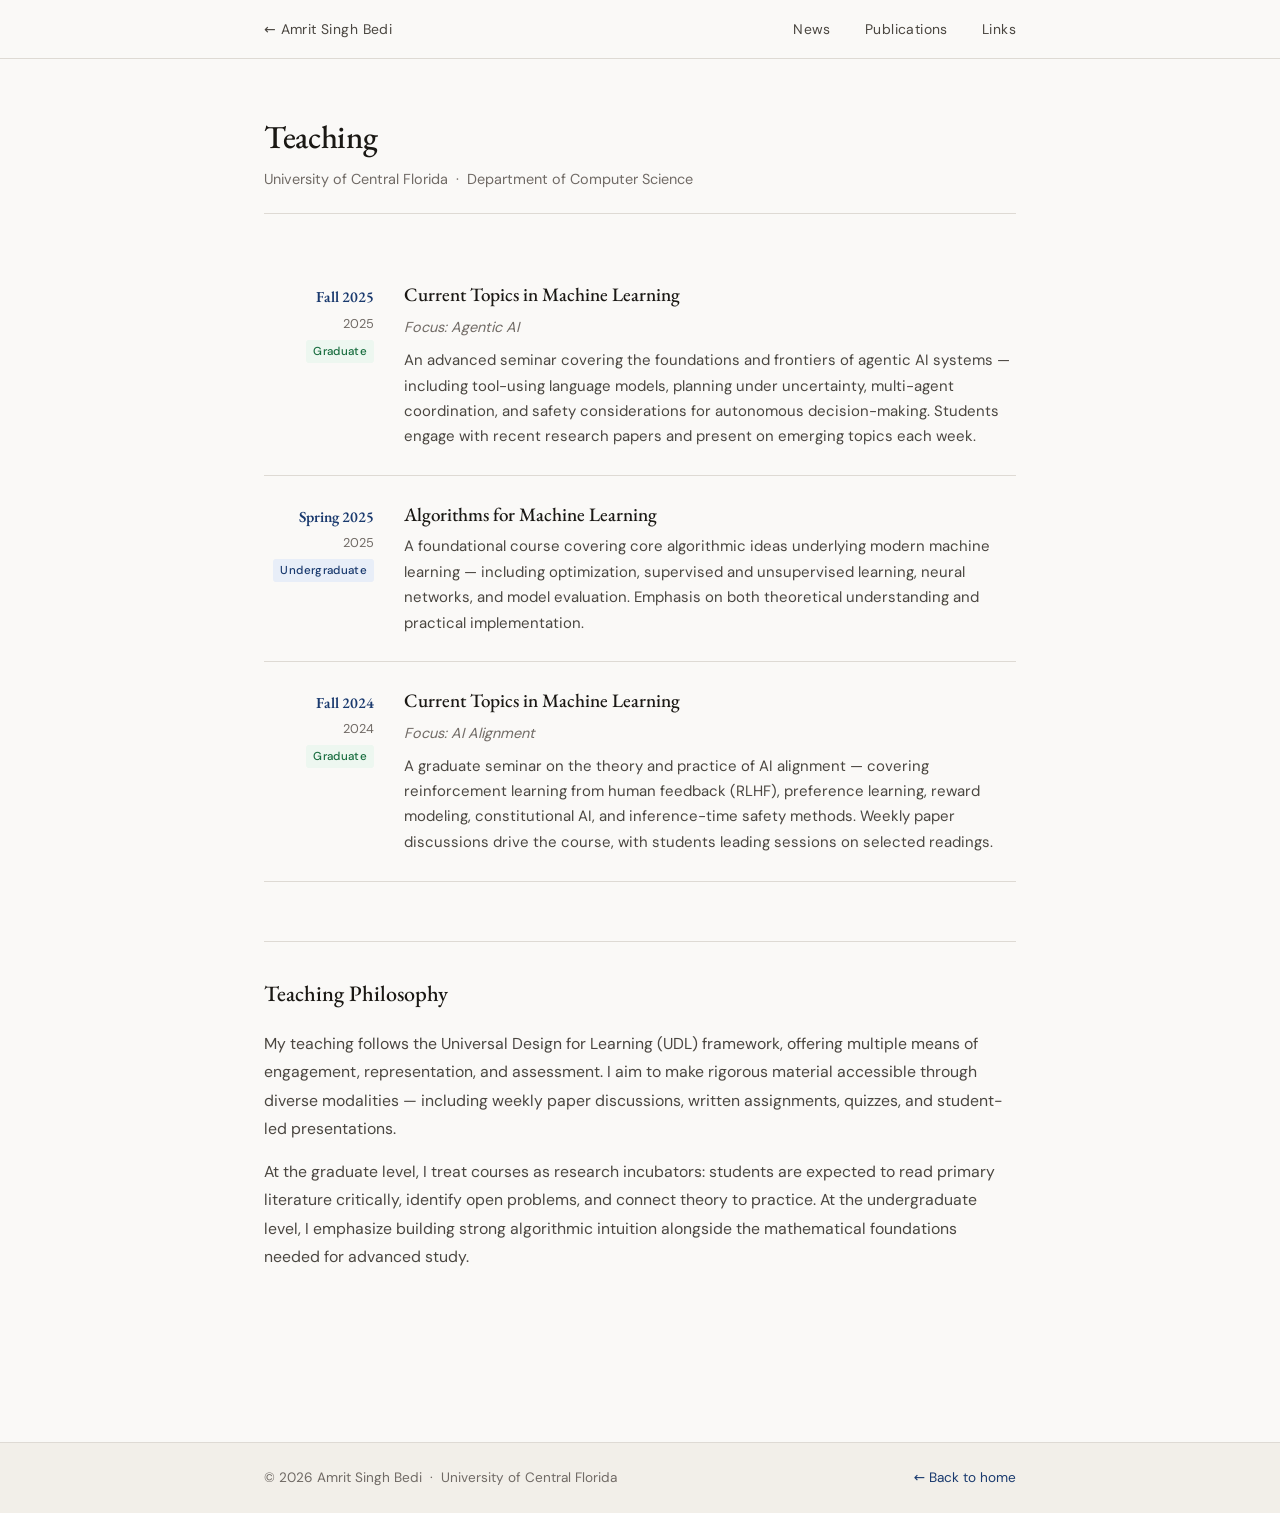
<file: teaching.html>
<!DOCTYPE html>
<html lang="en">
<head>
  <meta charset="UTF-8" />
  <meta name="viewport" content="width=device-width, initial-scale=1.0" />
  <title>Teaching — Amrit Singh Bedi</title>
  <meta name="description" content="Courses and teaching by Amrit Singh Bedi at UCF, including machine learning, agentic AI, and reinforcement learning.">
  <link rel="canonical" href="https://amrit-singh-bedi.github.io/teaching.html">
  <link rel="icon" href="favicon.ico" sizes="any">
  <link rel="icon" href="favicon.svg" type="image/svg+xml">
  <link rel="icon" href="favicon.png" type="image/png" sizes="96x96">
  <link rel="apple-touch-icon" href="apple-touch-icon.png" sizes="180x180">
  <meta name="theme-color" content="#1a3a6e">
  <meta property="og:site_name" content="Amrit Singh Bedi · SafeRR AI Lab">
  <meta property="og:type" content="website">
  <meta property="og:title" content="Teaching — Amrit Singh Bedi">
  <meta property="og:description" content="Courses and teaching by Amrit Singh Bedi at UCF, including machine learning, agentic AI, and reinforcement learning.">
  <meta property="og:url" content="https://amrit-singh-bedi.github.io/teaching.html">
  <meta property="og:image" content="https://amrit-singh-bedi.github.io/assets/site-preview.png">
  <meta property="og:image:width" content="1200">
  <meta property="og:image:height" content="630">
  <meta property="og:image:alt" content="Amrit Singh Bedi, SafeRR AI Lab, University of Central Florida">
  <meta name="twitter:card" content="summary_large_image">
  <style data-source="assets/fonts.css">
@font-face {
  font-family: 'DM Sans';
  font-style: normal;
  font-weight: 300 500;
  font-display: swap;
  src: url(assets/fonts/dm-sans-normal-web.woff2) format('woff2');
  unicode-range: U+0000-00FF, U+0131, U+0152-0153, U+02BB-02BC, U+02C6, U+02DA, U+02DC, U+0304, U+0308, U+0329, U+2000-206F, U+20AC, U+2122, U+2191, U+2193, U+2212, U+2215, U+FEFF, U+FFFD;
}
@font-face {
  font-family: 'EB Garamond';
  font-style: italic;
  font-weight: 400;
  font-display: swap;
  src: url(assets/fonts/eb-garamond-italic-latin.woff2) format('woff2');
  unicode-range: U+0000-00FF, U+0131, U+0152-0153, U+02BB-02BC, U+02C6, U+02DA, U+02DC, U+0304, U+0308, U+0329, U+2000-206F, U+20AC, U+2122, U+2191, U+2193, U+2212, U+2215, U+FEFF, U+FFFD;
}
@font-face {
  font-family: 'EB Garamond';
  font-style: normal;
  font-weight: 400 600;
  font-display: swap;
  src: url(assets/fonts/eb-garamond-normal-web.woff2) format('woff2');
  unicode-range: U+0000-00FF, U+0131, U+0152-0153, U+02BB-02BC, U+02C6, U+02DA, U+02DC, U+0304, U+0308, U+0329, U+2000-206F, U+20AC, U+2122, U+2191, U+2193, U+2212, U+2215, U+FEFF, U+FFFD;
}

/* Georgia fallback matches the web font's heading-weighted advance widths
   and vertical metrics. The original font is displayed once downloaded. */
@font-face {
  font-family: 'EB Garamond Fallback';
  src: local('Georgia');
  font-style: normal;
  font-weight: 400 600;
  size-adjust: 90.7659%;
  ascent-override: 110.9447%;
  descent-override: 32.8317%;
  line-gap-override: 0%;
}
  </style>
  <style>
    *,*::before,*::after{box-sizing:border-box;margin:0;padding:0}
    :root{
      --ink:#1a1814;--ink-mid:#4a4640;--ink-faint:#706a65;
      --paper:#faf9f7;--cream:#f2efe9;--rule:#dedad4;
      --blue:#1a3a6e;--blue-lt:#e8eef8;--gold:#b8880a;
      --serif:'EB Garamond','EB Garamond Fallback',Georgia,serif;
      --sans:'DM Sans',system-ui,sans-serif;
      --max:820px;
    }
    html{scroll-behavior:smooth;font-size:17px}
    body{font-family:var(--sans);background:var(--paper);color:var(--ink);line-height:1.65}

    header{position:sticky;top:0;z-index:100;background:rgba(250,249,247,0.95);backdrop-filter:blur(8px);border-bottom:1px solid var(--rule)}
    .header-inner{max-width:var(--max);margin:0 auto;padding:0 2rem;height:58px;display:flex;align-items:center;justify-content:space-between}
    .back-link{font-size:0.82rem;font-weight:400;letter-spacing:0.03em;color:var(--ink-mid);text-decoration:none}
    .back-link:hover{color:var(--blue)}
    nav{display:flex;gap:2rem}
    nav a{font-size:0.82rem;font-weight:400;color:var(--ink-mid);text-decoration:none;letter-spacing:0.03em}
    nav a:hover{color:var(--blue)}

    main{max-width:var(--max);margin:0 auto;padding:3rem 2rem 6rem}

    .page-head{margin-bottom:2.5rem;padding-bottom:1.25rem;border-bottom:1px solid var(--rule)}
    .page-head h1{font-family:var(--serif);font-size:1.9rem;font-weight:500;letter-spacing:-0.01em;margin-bottom:0.3rem}
    .page-head p{font-size:0.85rem;color:var(--ink-faint)}

    /* Course cards */
    .courses{display:flex;flex-direction:column;gap:0}

    .course-item{
      display:grid;
      grid-template-columns:110px 1fr;
      gap:1.75rem;
      padding:1.5rem 0;
      border-bottom:1px solid var(--rule);
    }

    .course-term{
      padding-top:3px;
      text-align:right;
    }
    .course-term .term{
      font-family:var(--serif);
      font-size:0.9rem;
      font-weight:600;
      color:var(--blue);
      display:block;
    }
    .course-term .year{
      font-size:0.75rem;
      color:var(--ink-faint);
      display:block;
      margin-top:2px;
    }
    .course-term .level{
      display:inline-block;
      margin-top:6px;
      font-size:0.68rem;
      font-weight:500;
      letter-spacing:0.03em;
      padding:2px 7px;
      border-radius:3px;
    }
    .level-grad{background:#edf7f0;color:#1a6e40}
    .level-undergrad{background:var(--blue-lt);color:var(--blue)}

    .course-body h2{
      font-family:var(--serif);
      font-size:1.12rem;
      font-weight:500;
      color:var(--ink);
      line-height:1.4;
      margin-bottom:0.35rem;
    }
    .course-body .focus{
      font-size:0.85rem;
      color:var(--ink-faint);
      font-style:italic;
      margin-bottom:0.5rem;
    }
    .course-body p{
      font-size:0.88rem;
      color:var(--ink-mid);
      line-height:1.7;
    }

    /* Philosophy block */
    .philosophy{
      margin-top:3.5rem;
      padding-top:2rem;
      border-top:1px solid var(--rule);
    }
    .philosophy h2{
      font-family:var(--serif);
      font-size:1.3rem;
      font-weight:500;
      color:var(--ink);
      margin-bottom:1rem;
    }
    .philosophy p{
      font-size:0.93rem;
      color:var(--ink-mid);
      line-height:1.8;
      margin-bottom:0.85rem;
    }
    .philosophy p:last-child{margin-bottom:0}

    footer{border-top:1px solid var(--rule);background:var(--cream);margin-top:4rem}
    .footer-inner{max-width:var(--max);margin:0 auto;padding:1.4rem 2rem;display:flex;align-items:center;justify-content:space-between}
    .footer-inner p{font-size:0.8rem;color:var(--ink-faint)}

    @media(max-width:600px){
      .course-item{grid-template-columns:80px 1fr;gap:1rem}
      nav{display:none}
    }
  </style>
</head>
<body>

<header>
  <div class="header-inner">
    <a class="back-link" href="index.html">← Amrit Singh Bedi</a>
    <nav>
      <a href="index.html#news">News</a>
      <a href="publications.html">Publications</a>
      <a href="index.html#links">Links</a>
    </nav>
  </div>
</header>

<main>

  <div class="page-head">
    <h1>Teaching</h1>
    <p>University of Central Florida &nbsp;·&nbsp; Department of Computer Science</p>
  </div>

  <div class="courses">

    <div class="course-item">
      <div class="course-term">
        <span class="term">Fall 2025</span>
        <span class="year">2025</span>
        <span class="level level-grad">Graduate</span>
      </div>
      <div class="course-body">
        <h2>Current Topics in Machine Learning</h2>
        <p class="focus">Focus: Agentic AI</p>
        <p>
          An advanced seminar covering the foundations and frontiers of agentic AI systems —
          including tool-using language models, planning under uncertainty, multi-agent coordination,
          and safety considerations for autonomous decision-making. Students engage with recent
          research papers and present on emerging topics each week.
        </p>
      </div>
    </div>

    <div class="course-item">
      <div class="course-term">
        <span class="term">Spring 2025</span>
        <span class="year">2025</span>
        <span class="level level-undergrad">Undergraduate</span>
      </div>
      <div class="course-body">
        <h2>Algorithms for Machine Learning</h2>
        <p>
          A foundational course covering core algorithmic ideas underlying modern machine learning —
          including optimization, supervised and unsupervised learning, neural networks, and
          model evaluation. Emphasis on both theoretical understanding and practical implementation.
        </p>
      </div>
    </div>

    <div class="course-item">
      <div class="course-term">
        <span class="term">Fall 2024</span>
        <span class="year">2024</span>
        <span class="level level-grad">Graduate</span>
      </div>
      <div class="course-body">
        <h2>Current Topics in Machine Learning</h2>
        <p class="focus">Focus: AI Alignment</p>
        <p>
          A graduate seminar on the theory and practice of AI alignment — covering reinforcement
          learning from human feedback (RLHF), preference learning, reward modeling, constitutional
          AI, and inference-time safety methods. Weekly paper discussions drive the course, with
          students leading sessions on selected readings.
        </p>
      </div>
    </div>

  </div>

  <div class="philosophy">
    <h2>Teaching Philosophy</h2>
    <p>
      My teaching follows the Universal Design for Learning (UDL) framework, offering multiple
      means of engagement, representation, and assessment. I aim to make rigorous material
      accessible through diverse modalities — including weekly paper discussions, written
      assignments, quizzes, and student-led presentations.
    </p>
    <p>
      At the graduate level, I treat courses as research incubators: students are expected to
      read primary literature critically, identify open problems, and connect theory to practice.
      At the undergraduate level, I emphasize building strong algorithmic intuition alongside
      the mathematical foundations needed for advanced study.
    </p>
  </div>

</main>

<footer>
  <div class="footer-inner">
    <p>© 2026 Amrit Singh Bedi &nbsp;·&nbsp; University of Central Florida</p>
    <p><a href="index.html" style="color:var(--blue);text-decoration:none;">← Back to home</a></p>
  </div>
</footer>

</body>
</html>
</file>
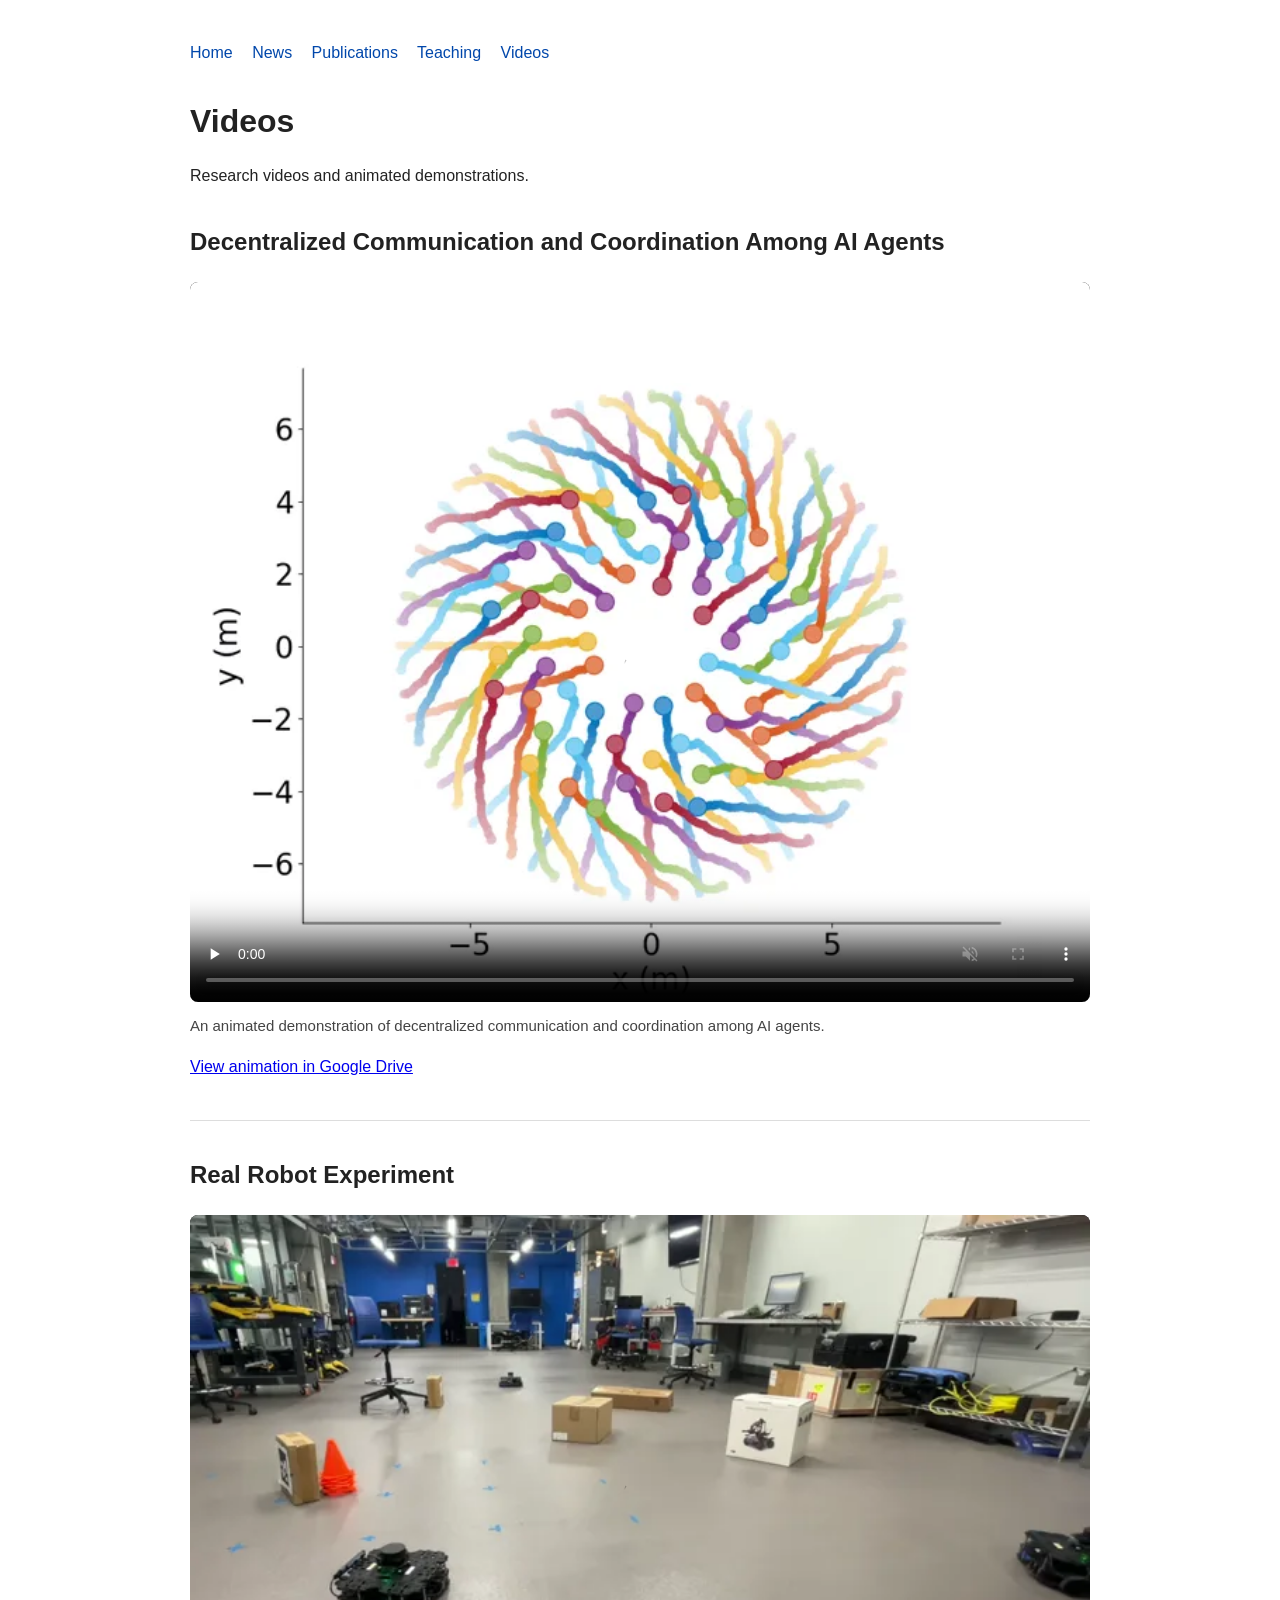
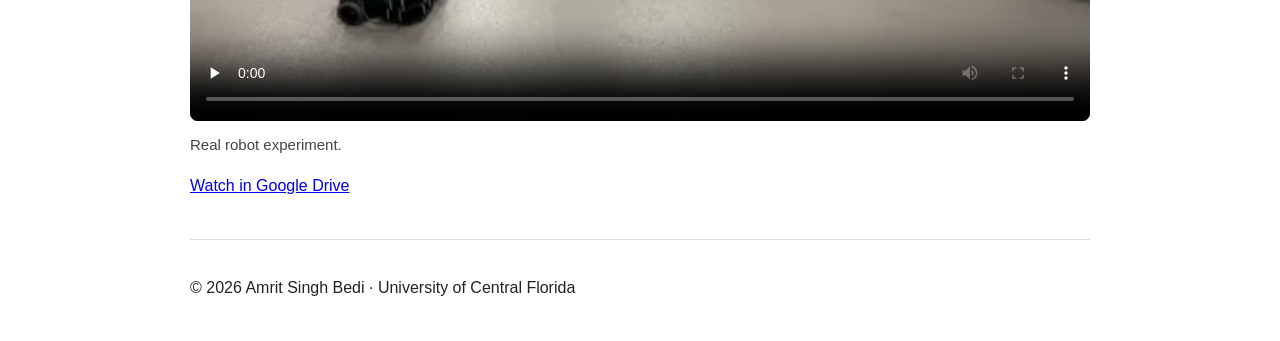
<file: videos.html>
<!DOCTYPE html>
<html lang="en">
<head>
  <meta charset="UTF-8">
  <title>Videos — Amrit Singh Bedi</title>
  <meta name="description" content="Research videos and animated demonstrations shared by Amrit Singh Bedi at the University of Central Florida.">
  <link rel="canonical" href="https://amrit-singh-bedi.github.io/videos.html">
  <link rel="icon" href="favicon.ico" sizes="any">
  <link rel="icon" href="favicon.svg" type="image/svg+xml">
  <link rel="icon" href="favicon.png" type="image/png" sizes="96x96">
  <link rel="apple-touch-icon" href="apple-touch-icon.png" sizes="180x180">
  <meta name="theme-color" content="#1a3a6e">
  <meta property="og:site_name" content="Amrit Singh Bedi · SafeRR AI Lab">
  <meta property="og:type" content="website">
  <meta property="og:title" content="Videos — Amrit Singh Bedi">
  <meta property="og:description" content="Research videos and animated demonstrations shared by Amrit Singh Bedi at the University of Central Florida.">
  <meta property="og:url" content="https://amrit-singh-bedi.github.io/videos.html">
  <meta property="og:image" content="https://amrit-singh-bedi.github.io/assets/site-preview.png">
  <meta property="og:image:width" content="1200">
  <meta property="og:image:height" content="630">
  <meta property="og:image:alt" content="Amrit Singh Bedi, SafeRR AI Lab, University of Central Florida">
  <meta name="twitter:card" content="summary_large_image">
  <meta name="viewport" content="width=device-width, initial-scale=1.0">

  <style>
    body {
      max-width: 900px;
      margin: 40px auto;
      padding: 0 20px;
      font-family: Arial, sans-serif;
      line-height: 1.6;
      color: #222;
    }

    nav {
      margin-bottom: 30px;
    }

    nav a {
      margin-right: 15px;
      text-decoration: none;
      color: #0047ab;
    }

    h1 {
      margin-bottom: 10px;
    }

    .video-card {
      margin: 35px 0;
      padding-bottom: 25px;
      border-bottom: 1px solid #ddd;
    }

    .video-wrapper {
      overflow: hidden;
      border-radius: 8px;
      background: #000;
    }

    .video-wrapper video {
      display: block;
      width: 100%;
      height: auto;
    }

    .description {
      margin-top: 12px;
      font-size: 15px;
      color: #444;
    }
    .skip-link{position:absolute;left:-10000px}
    .skip-link:focus{left:20px;top:5px;padding:8px;background:#fff;outline:2px solid #0047ab}
  </style>
</head>

<body>
  <a class="skip-link" href="#main-content">Skip to content</a>

  <nav aria-label="Main navigation">
    <a href="index.html">Home</a>
    <a href="news.html">News</a>
    <a href="publications.html">Publications</a>
    <a href="teaching.html">Teaching</a>
    <a href="videos.html" aria-current="page">Videos</a>
  </nav>

  <main id="main-content" tabindex="-1">
  <h1>Videos</h1>
  <p>Research videos and animated demonstrations.</p>

  <div class="video-card">
    <h2>Decentralized Communication and Coordination Among AI Agents</h2>
    <div class="video-wrapper">
      <video controls muted loop playsinline preload="none" poster="media/agent-coordination.webp" width="1000" height="800" aria-label="Animation of decentralized communication and coordination among AI agents">
        <source src="media/agent-coordination.mp4" type="video/mp4">
        <a href="media/agent-coordination.mp4">Download the animation</a>
      </video>
    </div>
    <p class="description">
      An animated demonstration of decentralized communication and coordination among AI agents.
    </p>
    <p><a href="https://drive.google.com/file/d/1E7eK28Sx58YFSFstUlxw6lleE4_vL41C/view">View animation in Google Drive</a></p>
  </div>

  <div class="video-card">
    <h2>Real Robot Experiment</h2>
    <div class="video-wrapper">
      <video controls playsinline preload="none" poster="media/robot-experiment.webp" width="960" height="540" aria-label="Real robot experiment">
        <source src="media/robot-experiment.mp4" type="video/mp4">
        <a href="media/robot-experiment.mp4">Download the video</a>
      </video>
    </div>
    <p class="description">
      Real robot experiment.
    </p>
    <p><a href="https://drive.google.com/file/d/1kqRJxivCxbWVkWqbiQTe9wQK8Jo1OCyk/view">Watch in Google Drive</a></p>
  </div>

  </main>
  <footer>
    <p>© 2026 Amrit Singh Bedi · University of Central Florida</p>
  </footer>

</body>
</html>
</file>
